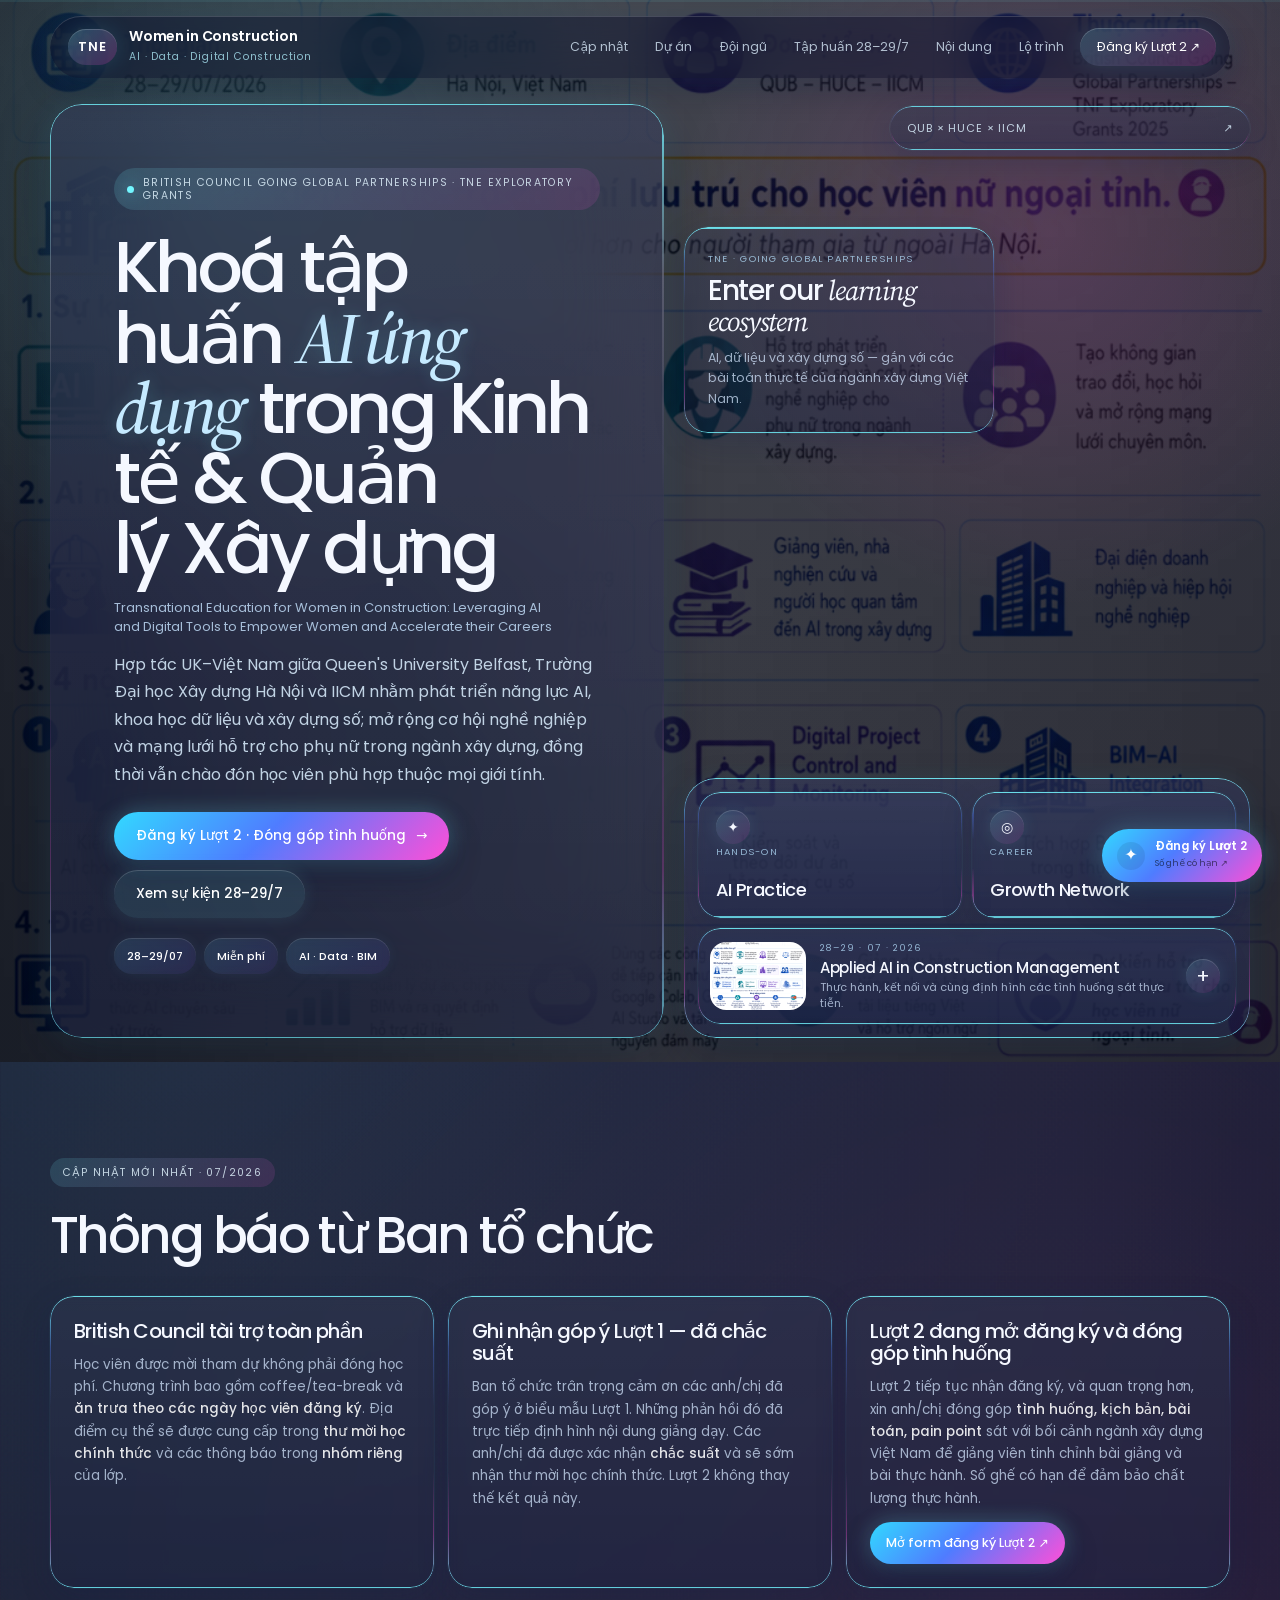
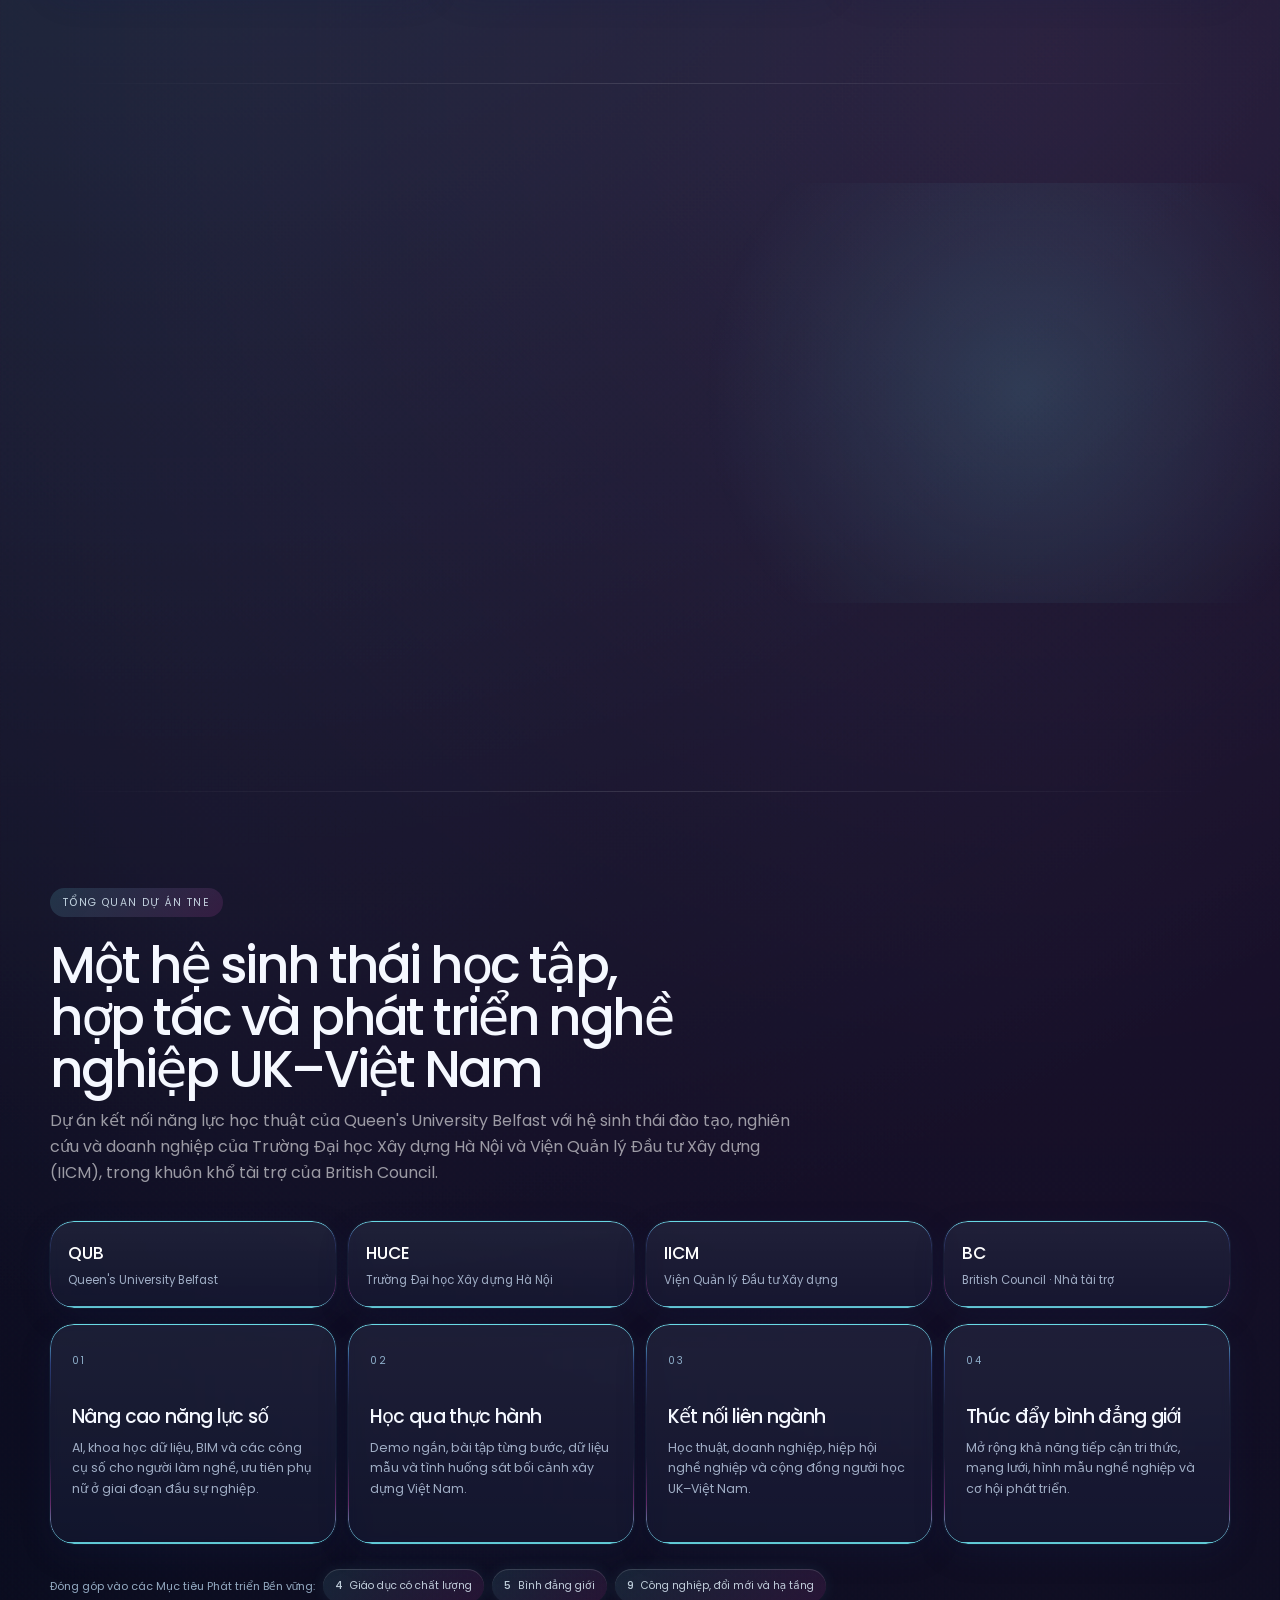
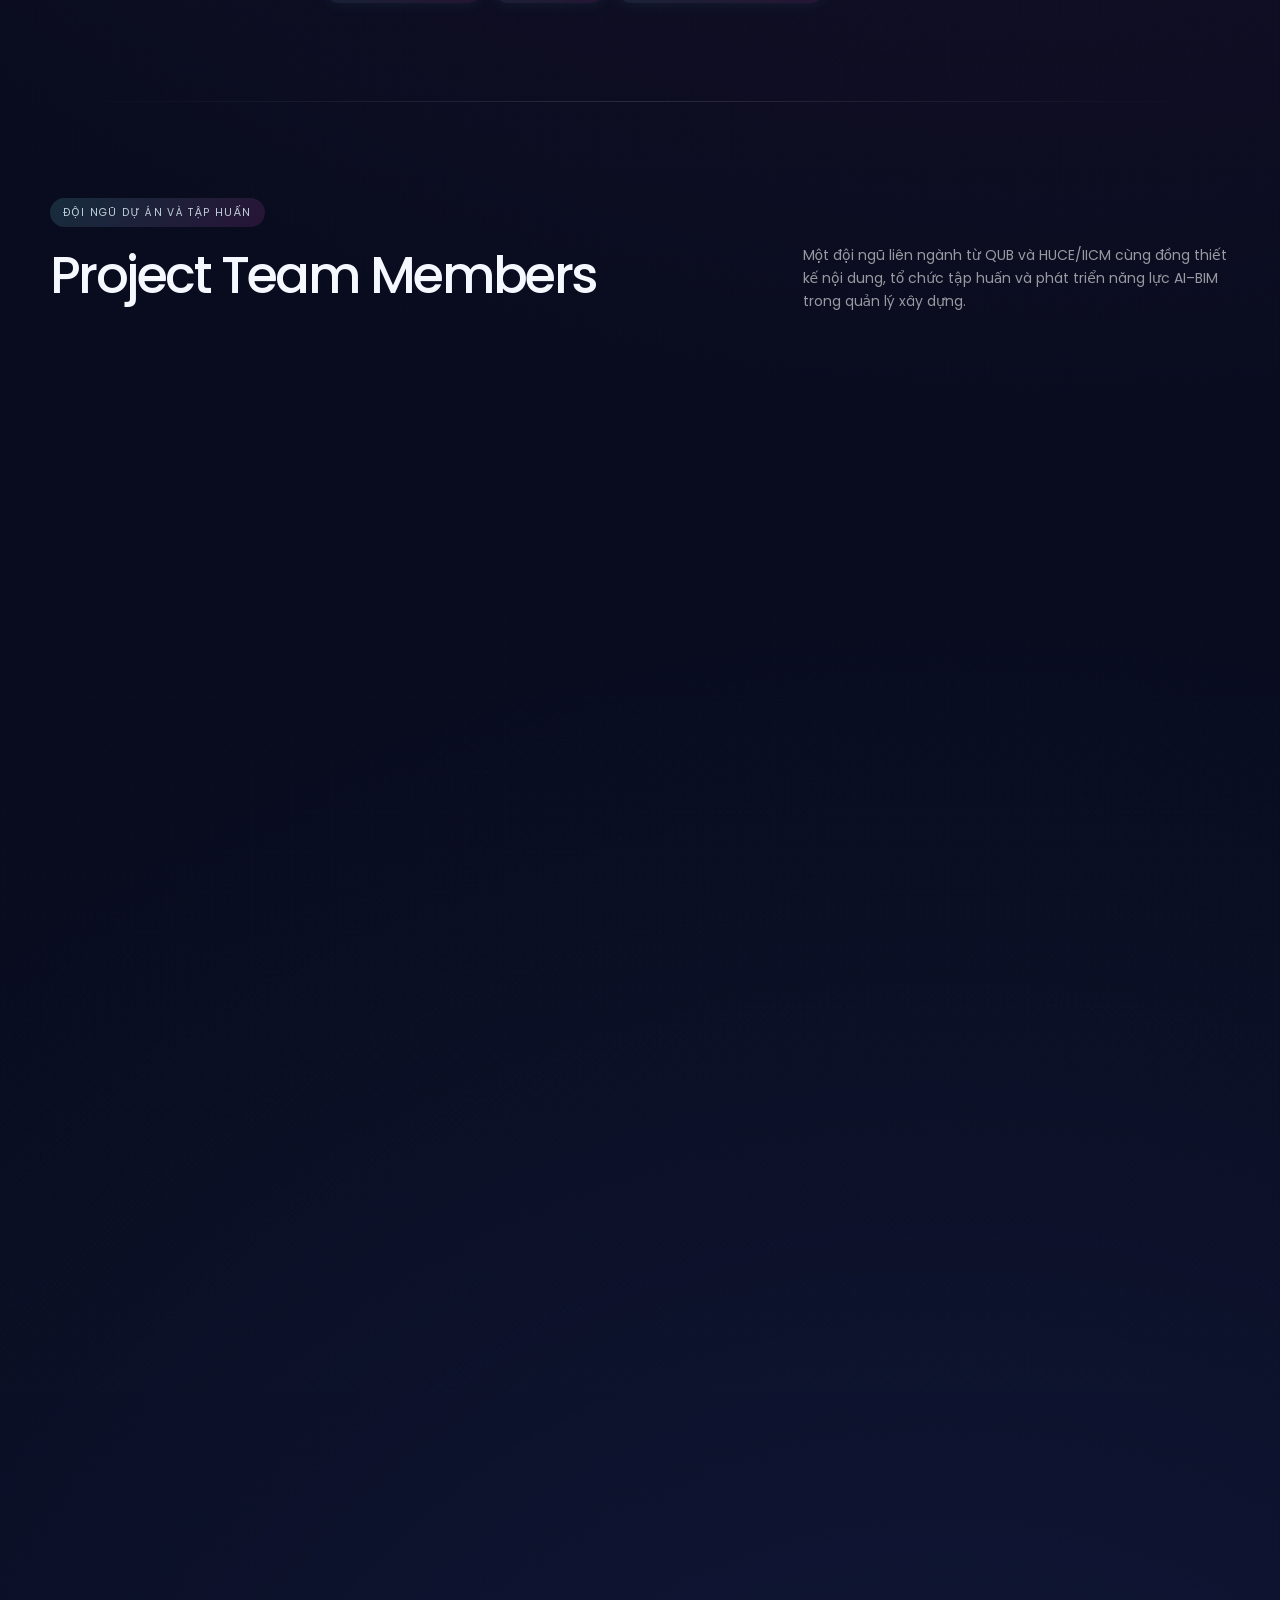
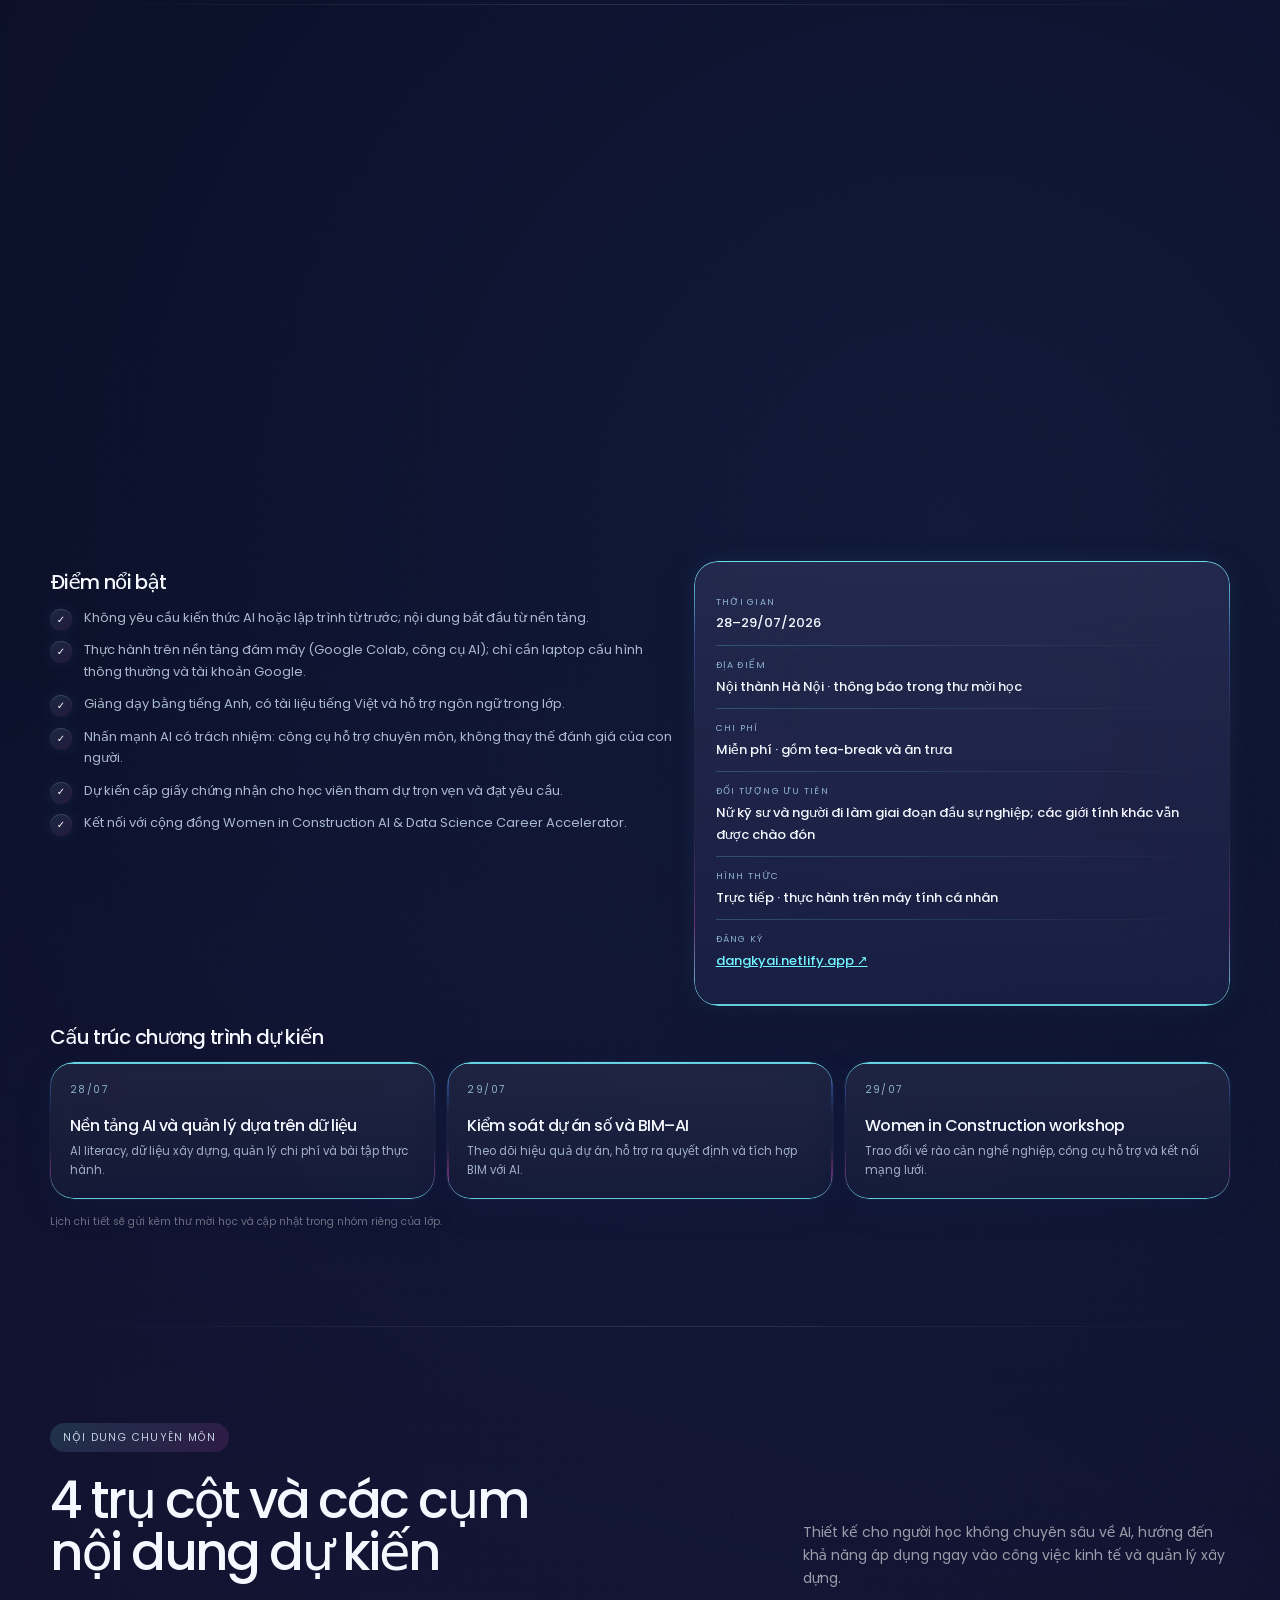
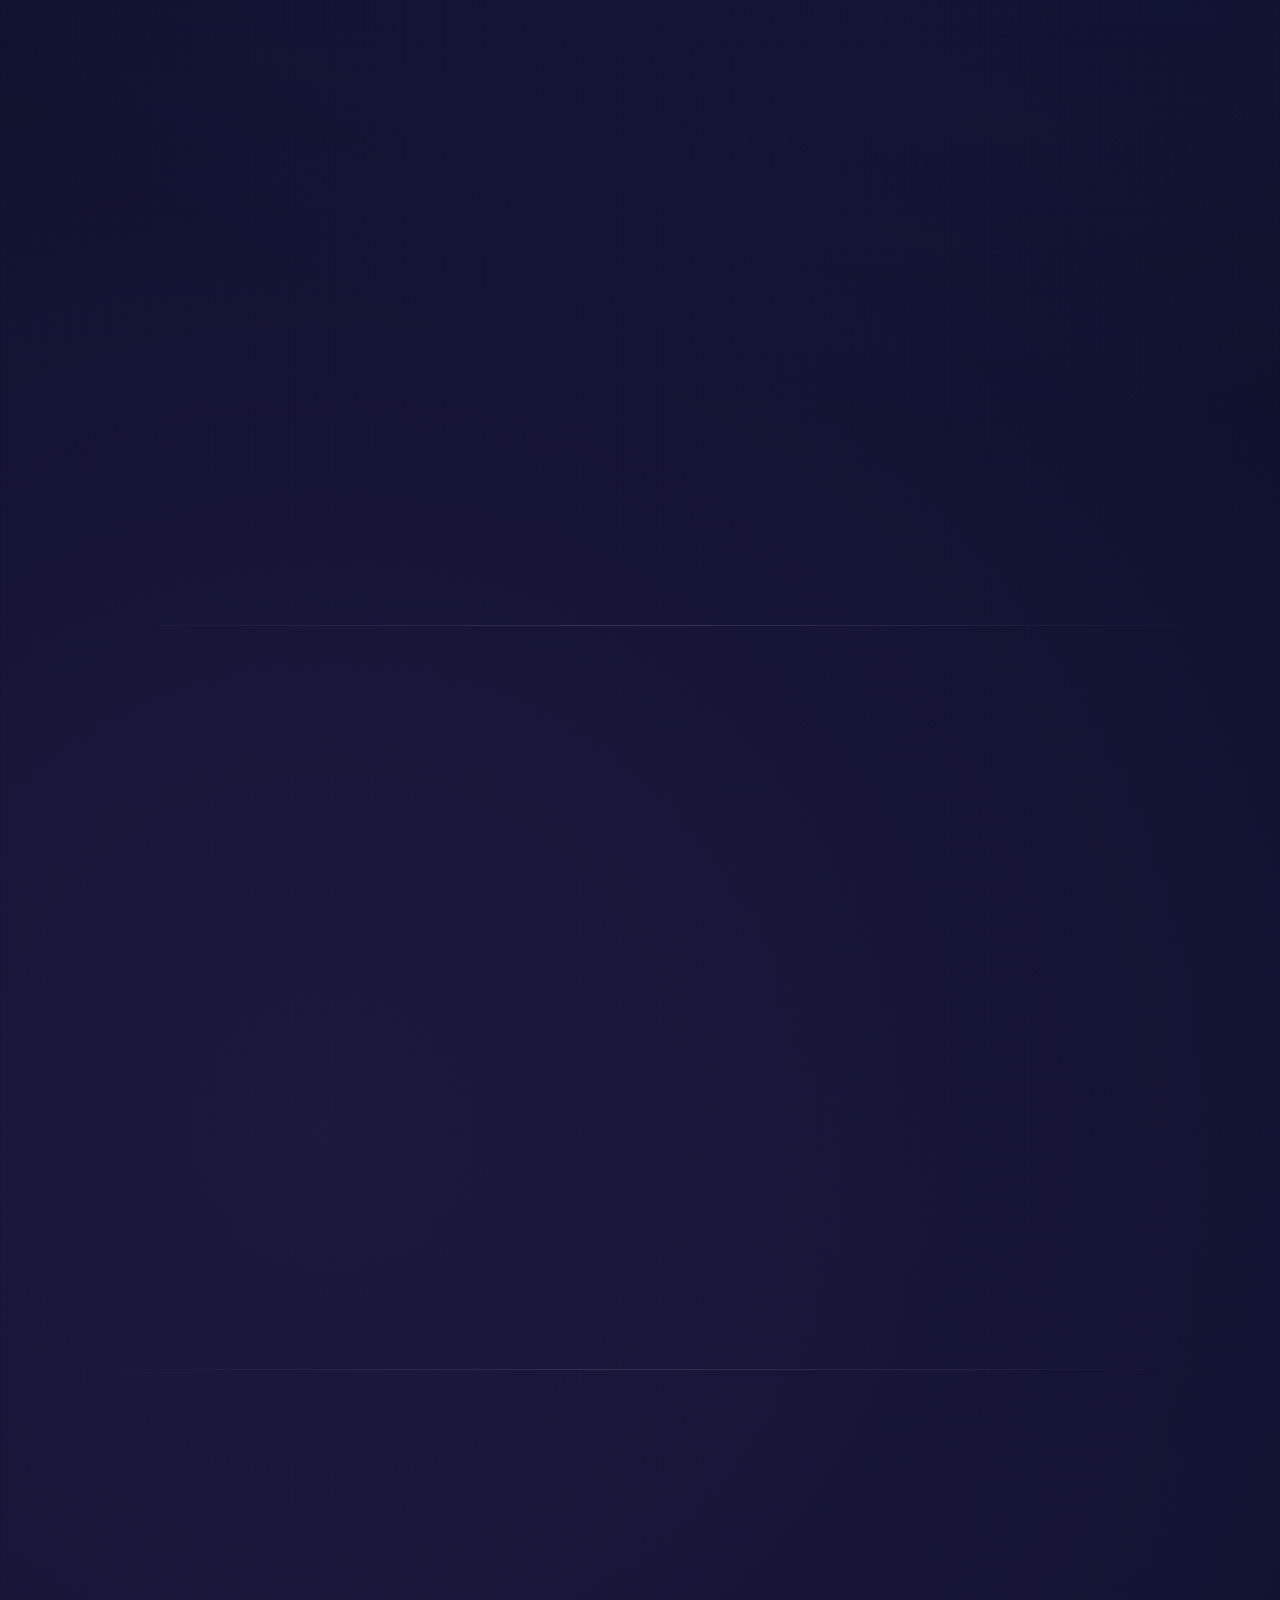
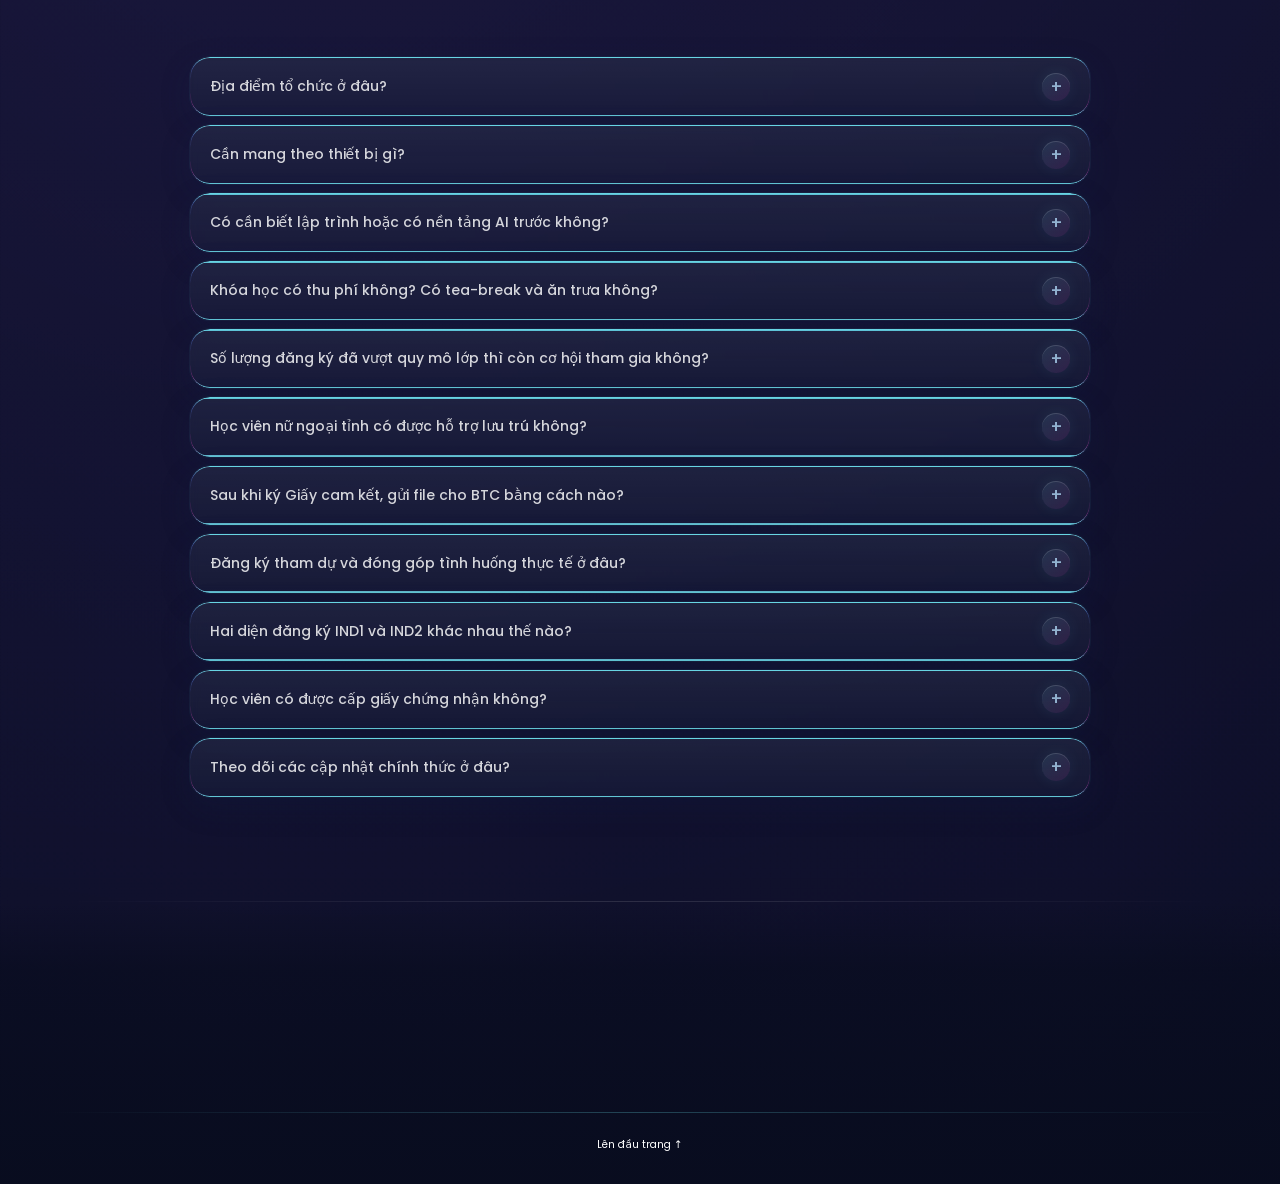
<file: tne-main/index.html>
<!DOCTYPE html>

<html lang="vi">
<head>
<meta charset="utf-8"/>
<meta content="width=device-width, initial-scale=1, viewport-fit=cover" name="viewport"/>
<meta content="#090909" name="theme-color"/>
<meta content="Dự án TNE QUB–HUCE–IICM: khoá tập huấn AI trong kinh tế và quản lý xây dựng 28–29/7/2026 tại Hà Nội, được British Council tài trợ. Đăng ký Lượt 2 đang mở." name="description"/>
<meta content="TNE, phụ nữ trong xây dựng, AI trong xây dựng, khoa học dữ liệu, BIM AI, đăng ký khoá tập huấn, QUB, HUCE, IICM, British Council, Tara Brooks, Faris Elghaish, Nguyễn Bảo Ngọc" name="keywords"/>
<meta content="website" property="og:type"/>
<meta content="vi_VN" property="og:locale"/>
<meta content="Dự án TNE | Khoá tập huấn AI trong Kinh tế và Quản lý Xây dựng 28–29/7/2026" property="og:title"/>
<meta content="British Council tài trợ toàn phần, bao gồm tea-break và ăn trưa. Đăng ký Lượt 2 đang mở. Số ghế có hạn." property="og:description"/>
<meta content="summary" name="twitter:card"/>
<title>Dự án TNE | Khoá tập huấn AI trong Kinh tế và Quản lý Xây dựng · 28–29/7/2026</title>
<link href="assets/img/favicon.svg" rel="icon" type="image/svg+xml"/>
<link href="https://fonts.googleapis.com" rel="preconnect"/>
<link crossorigin="" href="https://fonts.gstatic.com" rel="preconnect"/>
<link href="https://fonts.googleapis.com/css2?family=Poppins:ital,wght@0,300;0,400;0,500;0,600;1,400&amp;family=Source+Serif+4:ital,wght@1,400;1,500&amp;display=swap" rel="stylesheet"/>
<link href="assets/css/styles.css" rel="stylesheet"/>
<script type="application/ld+json">
  {
    "@context": "https://schema.org",
    "@type": "Event",
    "name": "Khoá tập huấn AI ứng dụng trong Kinh tế và Quản lý Xây dựng",
    "description": "Khoá tập huấn thực hành thuộc dự án Transnational Education for Women in Construction, được British Council tài trợ.",
    "startDate": "2026-07-28",
    "endDate": "2026-07-29",
    "isAccessibleForFree": true,
    "eventStatus": "https://schema.org/EventScheduled",
    "eventAttendanceMode": "https://schema.org/OfflineEventAttendanceMode",
    "location": {
      "@type": "Place",
      "name": "Hà Nội, Việt Nam",
      "address": { "@type": "PostalAddress", "addressLocality": "Hà Nội", "addressCountry": "VN" }
    },
    "organizer": [
      {"@type": "Organization", "name": "Queen's University Belfast"},
      {"@type": "CollegeOrUniversity", "name": "Trường Đại học Xây dựng Hà Nội"},
      {"@type": "Organization", "name": "Viện Quản lý Đầu tư Xây dựng (IICM)"}
    ],
    "funder": {"@type": "Organization", "name": "British Council"},
    "performer": [
      {"@type": "Person", "name": "Tara Brooks", "jobTitle": "Senior Lecturer", "affiliation": {"@type": "CollegeOrUniversity", "name": "Queen's University Belfast"}, "sameAs": "https://pure.qub.ac.uk/en/persons/tara-brooks/"},
      {"@type": "Person", "name": "Faris Elghaish", "jobTitle": "Senior Lecturer in Digital Construction", "affiliation": {"@type": "CollegeOrUniversity", "name": "Queen's University Belfast"}, "sameAs": "https://pure.qub.ac.uk/en/persons/faris-elghaish/"},
      {"@type": "Person", "name": "Nguyễn Bảo Ngọc", "jobTitle": "Vietnam Coordinator", "affiliation": {"@type": "CollegeOrUniversity", "name": "Trường Đại học Xây dựng Hà Nội"}, "sameAs": "https://hebao.netlify.app/"},
      {"@type": "Person", "name": "Nguyễn Thế Quân", "jobTitle": "Academic Advisor", "affiliation": {"@type": "CollegeOrUniversity", "name": "Trường Đại học Xây dựng Hà Nội"}, "sameAs": "https://kinhtexaydung.huce.edu.vn/pgs-ts-nguyen-the-quan-truong-nhom-chuyen-mon"}
    ],
    "offers": {
      "@type": "Offer",
      "url": "https://dangkyai.netlify.app/",
      "price": "0",
      "priceCurrency": "VND",
      "availability": "https://schema.org/LimitedAvailability"
    }
  }
  </script>
</head>
<body>
<a class="skip-link" href="#noi-dung">Bỏ qua điều hướng</a>
<div aria-hidden="true" class="backdrop"></div>
<div aria-hidden="true" class="top-progress"><span id="progressBar"></span></div>
<header class="site-header" id="top">
<div class="container nav-wrap">
<a aria-label="Trang đầu Dự án TNE" class="brand" href="#top">
<span aria-hidden="true" class="brand-mark">TNE</span>
<span class="brand-text"><strong>Women in Construction</strong><small>AI · Data · Digital Construction</small></span>
</a>
<button aria-controls="main-nav" aria-expanded="false" class="nav-toggle" type="button">
<span class="sr-only">Mở menu</span><span></span><span></span><span></span>
</button>
<nav aria-label="Điều hướng chính" class="main-nav" id="main-nav">
<a href="#cap-nhat">Cập nhật</a>
<a href="#du-an">Dự án</a>
<a href="#doi-ngu">Đội ngũ</a>
<a href="#tap-huan">Tập huấn 28–29/7</a>
<a href="#noi-dung-chuyen-mon">Nội dung</a>
<a href="#ket-qua">Lộ trình</a>
<a class="nav-register" href="https://dangkyai.netlify.app/" rel="noopener noreferrer" target="_blank">Đăng ký Lượt 2 ↗</a>
</nav>
</div>
</header>
<main id="noi-dung">
<!-- ================= HERO ================= -->
<section class="hero">
<div aria-hidden="true" class="hero-media">
<video autoplay="" class="hero-video" loop="" muted="" playsinline="" poster="assets/img/tne-ai-training-28-29-july-2026.png" preload="metadata">
<source src="https://d8j0ntlcm91z4.cloudfront.net/user_38xzZboKViGWJOttwIXH07lWA1P/hf_20260315_073750_51473149-4350-4920-ae24-c8214286f323.mp4" type="video/mp4"/>
</video>
<div class="hero-shade"></div>
</div>
<div class="container hero-grid">
<div class="hero-copy">
<p class="eyebrow"><span aria-hidden="true" class="pulse-dot"></span>British Council Going Global Partnerships · TNE Exploratory Grants</p>
<h1>Khoá tập huấn <span class="grad">AI ứng dụng</span> trong Kinh tế &amp; Quản lý Xây dựng</h1>
<p class="hero-en">Transnational Education for Women in Construction: Leveraging AI and Digital Tools to Empower Women and Accelerate their Careers</p>
<p class="lead">Hợp tác UK–Việt Nam giữa Queen's University Belfast, Trường Đại học Xây dựng Hà Nội và IICM nhằm phát triển năng lực AI, khoa học dữ liệu và xây dựng số; mở rộng cơ hội nghề nghiệp và mạng lưới hỗ trợ cho phụ nữ trong ngành xây dựng, đồng thời vẫn chào đón học viên phù hợp thuộc mọi giới tính.</p>
<div class="hero-actions">
<a class="button primary" href="https://dangkyai.netlify.app/" rel="noopener noreferrer" target="_blank">Đăng ký Lượt 2 · Đóng góp tình huống <span aria-hidden="true">→</span></a>
<a class="button secondary" href="#tap-huan">Xem sự kiện 28–29/7</a>
</div>
<ul aria-label="Thông tin nhanh" class="quick-facts">
<li><strong>28–29/07</strong><span>Tập huấn tại Hà Nội</span></li>
<li><strong>Miễn phí</strong><span>British Council tài trợ</span></li>
<li><strong>AI · Data · BIM</strong><span>Thực hành trên laptop</span></li>
</ul>
</div>
<aside aria-label="Thông tin nổi bật về chương trình" class="hero-visual">
<div class="hero-social liquid-glass">
<span>QUB × HUCE × IICM</span>
<span aria-hidden="true">↗</span>
</div>
<div class="hero-community liquid-glass">
<p class="mini-label">TNE · Going Global Partnerships</p>
<h2>Enter our <em>learning ecosystem</em></h2>
<p>AI, dữ liệu và xây dựng số — gắn với các bài toán thực tế của ngành xây dựng Việt Nam.</p>
</div>
<div class="hero-feature-stack liquid-glass-strong">
<div class="hero-feature-grid">
<article class="liquid-glass">
<span aria-hidden="true" class="icon-bubble">✦</span>
<p class="mini-label">Hands-on</p>
<h3>AI Practice</h3>
</article>
<article class="liquid-glass">
<span aria-hidden="true" class="icon-bubble">◎</span>
<p class="mini-label">Career</p>
<h3>Growth Network</h3>
</article>
</div>
<article class="hero-feature-bottom liquid-glass">
<img alt="Tóm tắt dự án TNE" height="180" loading="eager" src="assets/img/tne-project-public-summary.png" width="320"/>
<div>
<p class="mini-label">28–29 · 07 · 2026</p>
<h3>Applied AI in Construction Management</h3>
<p>Thực hành, kết nối và cùng định hình các tình huống sát thực tiễn.</p>
</div>
<span aria-hidden="true" class="plus-button">+</span>
</article>
</div>
</aside>
</div>
</section>
<!-- ================= CẬP NHẬT ================= -->
<section class="section updates" id="cap-nhat">
<div class="container">
<div class="section-heading">
<p class="eyebrow">Cập nhật mới nhất · 07/2026</p>
<h2>Thông báo từ Ban tổ chức</h2>
</div>
<div class="update-grid">
<article class="update-card gold">
<h3>British Council tài trợ toàn phần</h3>
<p>Học viên được mời tham dự không phải đóng học phí. Chương trình bao gồm coffee/tea-break và <strong>ăn trưa theo các ngày học viên đăng ký</strong>. Địa điểm cụ thể sẽ được cung cấp trong <strong>thư mời học chính thức</strong> và các thông báo trong <strong>nhóm riêng</strong> của lớp.</p>
</article>
<article class="update-card green">
<h3>Ghi nhận góp ý Lượt 1 — đã chắc suất</h3>
<p>Ban tổ chức trân trọng cảm ơn các anh/chị đã góp ý ở biểu mẫu Lượt 1. Những phản hồi đó đã trực tiếp định hình nội dung giảng dạy. Các anh/chị đã được xác nhận <strong>chắc suất</strong> và sẽ sớm nhận thư mời học chính thức. Lượt 2 không thay thế kết quả này.</p>
</article>
<article class="update-card cyan">
<h3>Lượt 2 đang mở: đăng ký và đóng góp tình huống</h3>
<p>Lượt 2 tiếp tục nhận đăng ký, và quan trọng hơn, xin anh/chị đóng góp <strong>tình huống, kịch bản, bài toán, pain point</strong> sát với bối cảnh ngành xây dựng Việt Nam để giảng viên tinh chỉnh bài giảng và bài thực hành. Số ghế có hạn để đảm bảo chất lượng thực hành.</p>
<a class="button primary small" href="https://dangkyai.netlify.app/" rel="noopener noreferrer" target="_blank">Mở form đăng ký Lượt 2 ↗</a>
</article>
</div>
</div>
</section>
<!-- ================= ĐĂNG KÝ / ĐÓNG GÓP ================= -->
<section aria-labelledby="register-title" class="section register" id="dang-ky">
<div class="container register-shell">
<div class="register-copy">
<p class="eyebrow light">Đăng ký Lượt 2 · Co-design the programme</p>
<h2 id="register-title">Đăng ký tham dự và giúp bài giảng sát với thực tiễn Việt Nam</h2>
<p class="register-lead">Giảng viên thực sự cần các tình huống thực tế từ người làm nghề: một bài toán chi phí đang khó kiểm soát, một quy trình đấu thầu mất thời gian, một bộ dữ liệu chưa khai thác được. Anh/chị có thể dán văn bản mô tả hoặc gửi link cloud tới file DOCX, PPTX, XLSX, PDF (đã ẩn thông tin nhạy cảm nếu cần) ngay trong form đăng ký.</p>
<div class="register-actions">
<a class="button register-button" href="https://dangkyai.netlify.app/" rel="noopener noreferrer" target="_blank">Đăng ký &amp; đóng góp tình huống <span aria-hidden="true">↗</span></a>
<a class="register-link" href="#noi-dung-chuyen-mon">Xem nội dung dự kiến ↓</a>
</div>
<p class="register-meta"><strong>dangkyai.netlify.app</strong><span>Form đăng ký chính thức Lượt 2</span><span>Có xác nhận qua email</span></p>
</div>
<aside aria-label="Những gì anh chị có thể đóng góp" class="register-panel">
<p class="register-panel-label">Anh/chị có thể đóng góp</p>
<ul>
<li><span>01</span><div><strong>Tình huống công việc thực tế</strong><small>Bối cảnh dự án, dữ liệu sẵn có, vướng mắc hiện tại</small></div></li>
<li><span>02</span><div><strong>Kịch bản nghiệp vụ cần AI hỗ trợ</strong><small>Tiến độ, chi phí, đấu thầu, hợp đồng, BIM hoặc dữ liệu</small></div></li>
<li><span>03</span><div><strong>Pain point khó ra quyết định</strong><small>Việc đang gây mất thời gian hoặc khó kiểm soát</small></div></li>
<li><span>04</span><div><strong>File minh hoạ qua link cloud</strong><small>DOCX / PPTX / XLSX / PDF, ẩn thông tin nhạy cảm nếu cần</small></div></li>
</ul>
</aside>
</div>
</section>
<!-- ================= DỰ ÁN ================= -->
<section class="section project" id="du-an">
<div class="container">
<div class="section-heading">
<p class="eyebrow">Tổng quan dự án TNE</p>
<h2>Một hệ sinh thái học tập, hợp tác và phát triển nghề nghiệp UK–Việt Nam</h2>
<p>Dự án kết nối năng lực học thuật của Queen's University Belfast với hệ sinh thái đào tạo, nghiên cứu và doanh nghiệp của Trường Đại học Xây dựng Hà Nội và Viện Quản lý Đầu tư Xây dựng (IICM), trong khuôn khổ tài trợ của British Council.</p>
</div>
<div aria-label="Các đối tác" class="partner-strip">
<div><span>QUB</span><p>Queen's University Belfast</p></div>
<div><span>HUCE</span><p>Trường Đại học Xây dựng Hà Nội</p></div>
<div><span>IICM</span><p>Viện Quản lý Đầu tư Xây dựng</p></div>
<div><span>BC</span><p>British Council · Nhà tài trợ</p></div>
</div>
<div class="feature-grid">
<article class="feature-card"><span class="card-number">01</span><h3>Nâng cao năng lực số</h3><p>AI, khoa học dữ liệu, BIM và các công cụ số cho người làm nghề, ưu tiên phụ nữ ở giai đoạn đầu sự nghiệp.</p></article>
<article class="feature-card"><span class="card-number">02</span><h3>Học qua thực hành</h3><p>Demo ngắn, bài tập từng bước, dữ liệu mẫu và tình huống sát bối cảnh xây dựng Việt Nam.</p></article>
<article class="feature-card"><span class="card-number">03</span><h3>Kết nối liên ngành</h3><p>Học thuật, doanh nghiệp, hiệp hội nghề nghiệp và cộng đồng người học UK–Việt Nam.</p></article>
<article class="feature-card"><span class="card-number">04</span><h3>Thúc đẩy bình đẳng giới</h3><p>Mở rộng khả năng tiếp cận tri thức, mạng lưới, hình mẫu nghề nghiệp và cơ hội phát triển.</p></article>
</div>
<div aria-label="Các mục tiêu phát triển bền vững" class="sdg-row">
<p>Đóng góp vào các Mục tiêu Phát triển Bền vững:</p>
<span class="sdg sdg4"><b>4</b> Giáo dục có chất lượng</span>
<span class="sdg sdg5"><b>5</b> Bình đẳng giới</span>
<span class="sdg sdg9"><b>9</b> Công nghiệp, đổi mới và hạ tầng</span>
</div>
</div>
</section>
<!-- ================= ĐỘI NGŨ ================= -->
<section class="section team" id="doi-ngu">
<div class="container">
<div class="section-heading split-heading team-heading">
<div>
<p class="eyebrow">Đội ngũ dự án và tập huấn</p>
<h2>Project Team Members</h2>
</div>
<p>Một đội ngũ liên ngành từ QUB và HUCE/IICM cùng đồng thiết kế nội dung, tổ chức tập huấn và phát triển năng lực AI–BIM trong quản lý xây dựng.</p>
</div>
<div aria-label="Các thành viên dự án UK–Việt Nam" class="team-showcase">
<div class="team-group-title"><span>QUB / UK</span></div>
<div class="team-grid team-grid-featured">
<article class="team-card team-card-featured highlight">
<img alt="Ảnh chân dung TS Tara Brooks" class="team-photo" decoding="async" height="480" loading="lazy" src="assets/img/team/tara-brooks.jpg" width="384"/>
<div class="team-info">
<p class="team-role">Project Lead · Lead Trainer</p>
<h3>TS Tara Brooks</h3>
<p class="team-affiliation">Senior Lecturer · School of Natural and Built Environment · Queen's University Belfast</p>
<ul aria-label="Lĩnh vực liên quan của Tara Brooks" class="tag-list"><li>Construction Management</li><li>BIM</li><li>TNE</li></ul>
<a class="profile-link" href="https://pure.qub.ac.uk/en/persons/tara-brooks/" rel="noopener noreferrer" target="_blank">QUB profile <span aria-hidden="true">↗</span></a>
</div>
</article>
<article class="team-card team-card-featured highlight">
<img alt="Ảnh chân dung TS Faris Elghaish" class="team-photo" decoding="async" height="480" loading="lazy" src="assets/img/team/faris-elghaish.jpg" width="384"/>
<div class="team-info">
<p class="team-role">Lead Trainer · Digital Construction</p>
<h3>TS Faris Elghaish</h3>
<p class="team-affiliation">Senior Lecturer in Digital Construction · Queen's University Belfast</p>
<ul aria-label="Lĩnh vực liên quan của Faris Elghaish" class="tag-list"><li>Applied AI</li><li>Digital Twins</li><li>BIM Delivery</li></ul>
<a class="profile-link" href="https://pure.qub.ac.uk/en/persons/faris-elghaish/" rel="noopener noreferrer" target="_blank">QUB profile <span aria-hidden="true">↗</span></a>
</div>
</article>
</div>
<div class="team-group-title"><span>HUCE / IICM</span></div>
<div class="team-grid team-grid-compact">
<article class="team-card">
<img alt="Ảnh chân dung TS Nguyễn Bảo Ngọc" class="team-photo" decoding="async" height="480" loading="lazy" src="assets/img/team/bao-ngoc.jpg" width="384"/>
<div class="team-info">
<p class="team-role">Vietnam Coordinator</p>
<h3>TS Nguyễn Bảo Ngọc</h3>
<p class="team-affiliation">IICM Research &amp; Innovation Lead · Giảng viên HUCE</p>
<ul class="tag-list"><li>Project Management</li><li>Social Network Analysis</li><li>Construction Transformation</li></ul>
<div class="profile-links">
<a class="profile-link" href="https://hebao.netlify.app/" rel="noopener noreferrer" target="_blank">Web-based profile <span aria-hidden="true">↗</span></a>
<a class="profile-link secondary-profile" href="https://kinhtexaydung.huce.edu.vn/ts-nguyen-bao-ngoc" rel="noopener noreferrer" target="_blank">HUCE profile <span aria-hidden="true">↗</span></a>
</div>
</div>
</article>
<article class="team-card">
<img alt="Ảnh chân dung PGS.TS Nguyễn Thế Quân" class="team-photo" decoding="async" height="480" loading="lazy" src="assets/img/team/the-quan.jpg" width="384"/>
<div class="team-info">
<p class="team-role">Academic Advisor</p>
<h3>PGS.TS Nguyễn Thế Quân</h3>
<p class="team-affiliation">Viện trưởng IICM · Giảng viên cao cấp HUCE</p>
<ul class="tag-list"><li>Project Management</li><li>BIM</li><li>Construction Digitalisation</li></ul>
<a class="profile-link" href="https://kinhtexaydung.huce.edu.vn/pgs-ts-nguyen-the-quan-truong-nhom-chuyen-mon" rel="noopener noreferrer" target="_blank">HUCE profile <span aria-hidden="true">↗</span></a>
</div>
</article>
<article class="team-card">
<img alt="Ảnh chân dung TS Nguyễn Thị Thuý" class="team-photo" decoding="async" height="480" loading="lazy" src="assets/img/team/thi-thuy.jpg" width="384"/>
<div class="team-info">
<p class="team-role">Operations Support</p>
<h3>TS Nguyễn Thị Thuý</h3>
<p class="team-affiliation">Trường Đại học Xây dựng Hà Nội</p>
<ul class="tag-list"><li>Operations</li><li>Logistics</li><li>Risk</li></ul>
</div>
</article>
<article class="team-card">
<img alt="Ảnh chân dung TS Vũ Thị Kim Dung" class="team-photo" decoding="async" height="480" loading="lazy" src="assets/img/team/kim-dung.jpg" width="384"/>
<div class="team-info">
<p class="team-role">Content &amp; Translation</p>
<h3>TS Vũ Thị Kim Dung</h3>
<p class="team-affiliation">Trường Đại học Xây dựng Hà Nội</p>
<ul class="tag-list"><li>Content</li><li>Translation</li><li>Stakeholders</li></ul>
</div>
</article>
<article class="team-card">
<img alt="Ảnh chân dung TS Đào Thuỳ Ninh" class="team-photo" decoding="async" height="480" loading="lazy" src="assets/img/team/thuy-ninh.jpg" width="384"/>
<div class="team-info">
<p class="team-role">Research · BIM &amp; Legal</p>
<h3>TS Đào Thuỳ Ninh</h3>
<p class="team-affiliation">Trường Đại học Xây dựng Hà Nội</p>
<ul class="tag-list"><li>Research</li><li>BIM</li><li>Legal</li></ul>
</div>
</article>
</div>
<aside aria-label="Lời tri ân đội ngũ hỗ trợ tổ chức" class="team-gratitude liquid-glass-strong">
<div aria-hidden="true" class="gratitude-mark">♥</div>
<div>
<p class="eyebrow">With gratitude</p>
<h3>Và rất nhiều bạn trẻ cùng góp sức cho công tác tổ chức</h3>
<p>Ban tổ chức trân trọng ghi nhận sự đồng hành, nhiệt tình và những đóng góp thầm lặng của:</p>
<ul class="gratitude-names">
<li>Bùi Vũ Minh Thu</li><li>Nguyễn Tuấn Phong</li><li>Đỗ Nhật Anh</li>
<li>Nguyễn Thế Duy Hưng</li><li>Trần Vũ Hồng Nhật</li><li>Nguyễn Thị Ngọc</li>
<li>Nhữ Lê Phương Thảo</li><li>Đặng Ngọc Khánh</li><li>Lê Thị Hằng Nga</li>
<li>Lê Thành Nam</li><li>Nguyễn Tuấn Kiệt</li><li>Đỗ Phương Nga</li>
</ul>
</div>
</aside>
</div>
</div>
</section>
<!-- ================= SỰ KIỆN ================= -->
<section class="section event" id="tap-huan">
<div class="container event-shell">
<div class="event-top">
<div>
<p class="eyebrow light">Sự kiện sắp tới · Upcoming event</p>
<h2>Khoá tập huấn thực hành AI và công cụ số</h2>
<p class="event-en">Applied AI in Construction Management: Practical Use Cases and Digital Innovation</p>
</div>
<div class="date-card"><span>28–29</span><strong>Tháng 7 · 2026</strong><small>Hà Nội, Việt Nam</small></div>
</div>
<div class="support-banner">
<div aria-hidden="true" class="support-icon">✦</div>
<div>
<p class="support-label">Miễn phí · British Council tài trợ</p>
<h3>Tài trợ toàn phần, bao gồm coffee/tea-break và ăn trưa theo ngày đăng ký; dự kiến hỗ trợ chi phí lưu trú cho học viên nữ ngoại tỉnh</h3>
<p>Địa điểm cụ thể, điều kiện hỗ trợ lưu trú và các hướng dẫn hậu cần sẽ được nêu rõ trong thư mời học chính thức và nhóm riêng của lớp.</p>
</div>
</div>
<div class="event-grid">
<div class="event-main">
<h3>Điểm nổi bật</h3>
<ul class="check-list">
<li>Không yêu cầu kiến thức AI hoặc lập trình từ trước; nội dung bắt đầu từ nền tảng.</li>
<li>Thực hành trên nền tảng đám mây (Google Colab, công cụ AI); chỉ cần laptop cấu hình thông thường và tài khoản Google.</li>
<li>Giảng dạy bằng tiếng Anh, có tài liệu tiếng Việt và hỗ trợ ngôn ngữ trong lớp.</li>
<li>Nhấn mạnh AI có trách nhiệm: công cụ hỗ trợ chuyên môn, không thay thế đánh giá của con người.</li>
<li>Dự kiến cấp giấy chứng nhận cho học viên tham dự trọn vẹn và đạt yêu cầu.</li>
<li>Kết nối với cộng đồng Women in Construction AI &amp; Data Science Career Accelerator.</li>
</ul>
</div>
<aside aria-label="Thông tin sự kiện" class="event-side">
<div><span>Thời gian</span><strong>28–29/07/2026</strong></div>
<div><span>Địa điểm</span><strong>Nội thành Hà Nội · thông báo trong thư mời học</strong></div>
<div><span>Chi phí</span><strong>Miễn phí · gồm tea-break và ăn trưa</strong></div>
<div><span>Đối tượng ưu tiên</span><strong>Nữ kỹ sư và người đi làm giai đoạn đầu sự nghiệp; các giới tính khác vẫn được chào đón</strong></div>
<div><span>Hình thức</span><strong>Trực tiếp · thực hành trên máy tính cá nhân</strong></div>
<div><span>Đăng ký</span><strong><a href="https://dangkyai.netlify.app/" rel="noopener noreferrer" target="_blank">dangkyai.netlify.app ↗</a></strong></div>
</aside>
</div>
<div class="schedule">
<h3>Cấu trúc chương trình dự kiến</h3>
<div class="schedule-grid">
<article><p class="schedule-date">28/07</p><h4>Nền tảng AI và quản lý dựa trên dữ liệu</h4><p>AI literacy, dữ liệu xây dựng, quản lý chi phí và bài tập thực hành.</p></article>
<article><p class="schedule-date">29/07</p><h4>Kiểm soát dự án số và BIM–AI</h4><p>Theo dõi hiệu quả dự án, hỗ trợ ra quyết định và tích hợp BIM với AI.</p></article>
<article><p class="schedule-date">29/07</p><h4>Women in Construction workshop</h4><p>Trao đổi về rào cản nghề nghiệp, công cụ hỗ trợ và kết nối mạng lưới.</p></article>
</div>
<p class="fine-print">Lịch chi tiết sẽ gửi kèm thư mời học và cập nhật trong nhóm riêng của lớp.</p>
</div>
</div>
</section>
<!-- ================= NỘI DUNG CHUYÊN MÔN ================= -->
<section class="section modules" id="noi-dung-chuyen-mon">
<div class="container">
<div class="section-heading split-heading">
<div><p class="eyebrow">Nội dung chuyên môn</p><h2>4 trụ cột và các cụm nội dung dự kiến</h2></div>
<p>Thiết kế cho người học không chuyên sâu về AI, hướng đến khả năng áp dụng ngay vào công việc kinh tế và quản lý xây dựng.</p>
</div>
<div class="module-grid">
<article class="module-card"><span>01</span><div class="module-icon">AI</div><h3>AI Literacy in Construction Management</h3><p>Hiểu AI vượt ra ngoài công cụ tạo sinh; nhận diện bài toán phù hợp, giới hạn, rủi ro và cách kiểm chứng đầu ra.</p></article>
<article class="module-card"><span>02</span><div class="module-icon">£</div><h3>Data-Driven Cost Management</h3><p>Ước tính chi phí, lập ngân sách giai đoạn sớm, lựa chọn vật liệu và kỹ thuật giá trị dựa trên dữ liệu.</p></article>
<article class="module-card"><span>03</span><div class="module-icon">↗</div><h3>Digital Project Control &amp; Monitoring</h3><p>Phân tích tiến độ, hiệu quả dự án, EVM và các chỉ báo hỗ trợ theo dõi, cảnh báo sớm và ra quyết định.</p></article>
<article class="module-card"><span>04</span><div class="module-icon">BIM</div><h3>BIM–AI Integration</h3><p>Kết nối mô hình, dữ liệu và AI cho khởi tạo dự án, lập kế hoạch ban đầu và truy xuất thông tin.</p></article>
</div>
<details class="topics-detail">
<summary>Xem toàn bộ các cụm nội dung dự kiến của khoá tập huấn</summary>
<ul class="topics-list">
<li>Nền tảng AI cho quản lý dự án xây dựng</li>
<li>AI, machine learning và mô hình ngôn ngữ lớn trong bối cảnh xây dựng</li>
<li>Prompt engineering cho quản lý tiến độ, chi phí, thiết kế, đấu thầu và kiểm soát dự án</li>
<li>BIM, IFC, Revit và khai thác dữ liệu mô hình bằng AI</li>
<li>AI hỗ trợ lập EIR/OIR/AIR và quản lý thông tin BIM theo định hướng ISO 19650</li>
<li>BIM + AI cho bóc tách khối lượng và lập tiến độ sơ bộ</li>
<li>AI cho đấu thầu, mua sắm và đánh giá nhà thầu</li>
<li>Machine learning cho dự báo chi phí, vật tư, thời lượng và EVM</li>
<li>Value engineering và lựa chọn vật liệu có hỗ trợ AI</li>
<li>Digital twin, IoT và AI cho giám sát nguồn lực</li>
<li>AI cho close-out, bàn giao, defect/snagging và hồ sơ vận hành</li>
<li>Sử dụng AI có trách nhiệm: bảo mật dữ liệu, kiểm chứng đầu ra và vai trò chuyên môn của con người</li>
</ul>
</details>
<div class="modules-cta">
<div>
<p class="eyebrow">Đồng thiết kế cùng cộng đồng</p>
<h3>Cấu trúc trên là dự kiến. Tình huống thực tế anh/chị gửi qua form Lượt 2 sẽ trực tiếp định hình ví dụ, dữ liệu mẫu và mức độ thực hành.</h3>
</div>
<a class="button primary" href="https://dangkyai.netlify.app/" rel="noopener noreferrer" target="_blank">Gửi tình huống qua form Lượt 2 <span aria-hidden="true">↗</span></a>
</div>
</div>
</section>
<!-- ================= LỘ TRÌNH ================= -->
<section class="section journey" id="ket-qua">
<div class="container">
<div class="section-heading"><p class="eyebrow">Từ hoạt động đến tác động</p><h2>Lộ trình dự án và kết quả công khai</h2></div>
<ol class="timeline">
<li><span>02–03/2026</span><h3>Mapping chương trình</h3><p>Rà soát và xác định cơ hội tích hợp AI, dữ liệu và xây dựng số vào đào tạo.</p></li>
<li><span>03–05/2026</span><h3>Đồng thiết kế &amp; kiểm chứng với doanh nghiệp</h3><p>Phát triển khoá học ngắn, bộ học liệu và tham vấn doanh nghiệp, hiệp hội nghề nghiệp.</p></li>
<li class="current"><span>07/2026</span><h3>Tập huấn tại Hà Nội · 28–29/07</h3><p>Trình diễn và thực hành các mô-đun AI, dữ liệu, kiểm soát dự án số và BIM–AI. Kèm workshop Women in Construction.</p></li>
<li><span>09/2026</span><h3>UK–Vietnam Showcase</h3><p>Chia sẻ kết quả, kết nối đối tác và mở rộng hợp tác tại Queen's University Belfast.</p></li>
<li><span>2026–2027</span><h3>Duy trì và lan toả</h3><p>Tích hợp nội dung vào chương trình đào tạo HUCE; duy trì mạng lưới Career Accelerator.</p></li>
</ol>
<div class="outcomes">
<article><h3>Khung tích hợp chương trình</h3><p>Định hướng đưa AI và khoa học dữ liệu vào đào tạo xây dựng.</p></article>
<article><h3>Khoá học và học liệu</h3><p>Đề cương, slide, case study, dữ liệu mẫu và công cụ đánh giá.</p></article>
<article><h3>Mạng lưới nghề nghiệp</h3><p>Women in Construction AI &amp; Data Science Career Accelerator Forum.</p></article>
<article><h3>Nghiên cứu và chia sẻ</h3><p>Công bố học thuật, hướng dẫn bình đẳng giới và hợp tác tiếp nối.</p></article>
</div>
</div>
</section>
<!-- ================= FAQ ================= -->
<section class="section faq" id="faq">
<div class="container narrow">
<div class="section-heading"><p class="eyebrow">Thông tin cần biết</p><h2>Câu hỏi thường gặp</h2></div>








<details><summary>Thời gian tổ chức khóa tập huấn?</summary><p>Khóa tập huấn diễn ra trong hai ngày Thứ Ba – Thứ Tư, ngày 28–29/7/2026.</p></details><details><summary>Địa điểm tổ chức ở đâu?</summary><p>Khóa học được tổ chức tại một hội trường chuyên nghiệp ở phường Kim Liên, Hà Nội. Địa chỉ cụ thể sẽ được gửi tới các học viên được xác nhận tham dự.</p></details><details><summary>Cần mang theo thiết bị gì?</summary><p>Anh/chị vui lòng mang theo laptop, bộ sạc và điện thoại thông minh. BTC khuyến nghị chuẩn bị thêm tai nghe cá nhân; nếu sử dụng giải pháp hỗ trợ chuyển ngữ trên điện thoại, tai nghe sẽ giúp theo dõi nội dung thuận tiện hơn. Chuyên gia Việt Nam sẽ luôn đồng hành, hỗ trợ ngôn ngữ và giải đáp trực tiếp trong suốt khóa tập huấn.</p></details><details><summary>Có cần biết lập trình hoặc có nền tảng AI trước không?</summary><p>Không. Khóa học được thiết kế theo hướng cầm tay thực hành, đi từ nền tảng đến ứng dụng trong công việc; không yêu cầu học viên biết lập trình hay có nền tảng AI từ trước.</p></details><details><summary>Khóa học có thu phí không? Có tea-break và ăn trưa không?</summary><p>Khóa học được British Council tài trợ, bao gồm tea-break và ăn trưa cho học viên tham dự.</p></details><details><summary>Số lượng đăng ký đã vượt quy mô lớp thì còn cơ hội tham gia không?</summary><p>Hiện số lượng đăng ký đã vượt quy mô lớp dự kiến. Tuy nhiên, BTC vẫn đặc biệt chào đón các học viên nữ, nhất là người đến từ các tỉnh/thành ngoài Hà Nội, bởi đây là nhóm đối tượng ưu tiên hàng đầu trong mục tiêu của dự án nhằm nâng cao năng lực và mở rộng cơ hội nghề nghiệp cho phụ nữ trong lĩnh vực xây dựng.</p></details><details><summary>Học viên nữ ngoại tỉnh có được hỗ trợ lưu trú không?</summary><p>Dự án có chính sách hỗ trợ một phần chi phí lưu trú cho các học viên nữ đến từ tỉnh/thành ngoài Hà Nội, nhằm tạo điều kiện thuận lợi hơn cho việc tham gia khóa tập huấn. Phạm vi và mức hỗ trợ cụ thể sẽ được BTC xác nhận với các học viên đủ điều kiện.</p></details><details><summary>Sau khi ký Giấy cam kết, gửi file cho BTC bằng cách nào?</summary><p>Cách nhanh nhất: tải file lên Google Drive → chuột phải chọn Share → chọn “Anyone with the link – Viewer” → copy link và dán vào ô “Góp ý / Lời nhắn gửi BTC” trong form. Cách này giúp BTC kiểm tra hồ sơ thuận tiện hơn.</p></details><details><summary>Đăng ký tham dự và đóng góp tình huống thực tế ở đâu?</summary><p>Form đăng ký Lượt 2 đang mở tại <a href="https://dangkyai.netlify.app/" rel="noopener noreferrer" target="_blank">dangkyai.netlify.app</a>. Anh/chị cũng có thể gửi các tình huống, bài toán hoặc pain point thực tế để giảng viên tham khảo và tinh chỉnh nội dung thực hành. Việc gửi form chưa tự động đồng nghĩa với xác nhận suất học; BTC sẽ liên hệ qua email đăng ký.</p></details><details><summary>Hai diện đăng ký IND1 và IND2 khác nhau thế nào?</summary><p>IND1 dành cho cá nhân có cam kết tham gia kèm xác nhận của cơ quan hoặc doanh nghiệp; đây là diện BTC khuyến khích và ưu tiên. IND2 dành cho cá nhân tự đăng ký và tự quản lý cam kết tham dự theo cơ chế được nêu trong form.</p></details><details><summary>Học viên có được cấp giấy chứng nhận không?</summary><p>Dự kiến có cấp giấy chứng nhận cho học viên tham dự trọn vẹn chương trình và đáp ứng các yêu cầu của khóa tập huấn. Điều kiện cụ thể sẽ được thông báo tới học viên được xác nhận tham dự.</p></details><details><summary>Theo dõi các cập nhật chính thức ở đâu?</summary><p>BTC sẽ tiếp tục cập nhật các thông tin quan trọng trong thời gian tới. Anh/chị vui lòng theo dõi Fanpage và email đã dùng để đăng ký để không bỏ lỡ các thông báo mới nhất; các kênh khác, nếu có, chỉ mang tính bổ trợ.</p></details></div>
</section>
</main>
<a aria-label="Mở form đăng ký Lượt 2 khoá tập huấn AI" class="floating-register" href="https://dangkyai.netlify.app/" rel="noopener noreferrer" target="_blank">
<span aria-hidden="true" class="floating-register-icon">✦</span>
<span><strong>Đăng ký Lượt 2</strong><small>Số ghế có hạn ↗</small></span>
</a>
<footer class="site-footer">
<div class="container footer-grid">
<div>
<div class="footer-brand">TNE · Women in Construction</div>
<p>Thông tin công khai về hợp tác QUB–HUCE–IICM trong AI, khoa học dữ liệu và xây dựng số, do British Council tài trợ.</p>
</div>
<div>
<h2>Đầu mối phía Việt Nam</h2>
<p>Viện Quản lý Đầu tư Xây dựng (IICM)<br/>Trường Đại học Xây dựng Hà Nội</p>
<p><a href="mailto:iicm@huce.edu.vn">iicm@huce.edu.vn</a> · <a href="https://iicm.com.vn/" rel="noopener" target="_blank">iicm.com.vn</a></p>
<p><a href="https://www.facebook.com/iicm.nuce/" rel="noopener noreferrer" target="_blank">Facebook page của IICM ↗</a></p>
</div>
<div>
<h2>Đăng ký &amp; cập nhật</h2>
<p><a href="https://dangkyai.netlify.app/" rel="noopener noreferrer" target="_blank">Form đăng ký Lượt 2 ↗</a></p>
<p><a href="#cap-nhat">Cập nhật mới nhất</a> · <a href="#faq">Câu hỏi thường gặp</a></p>
</div>
</div>
<div class="container footer-bottom"><a href="#top">Lên đầu trang ↑</a></div>
</footer>
<script src="assets/js/main.js"></script>
</body>
</html>
</file>
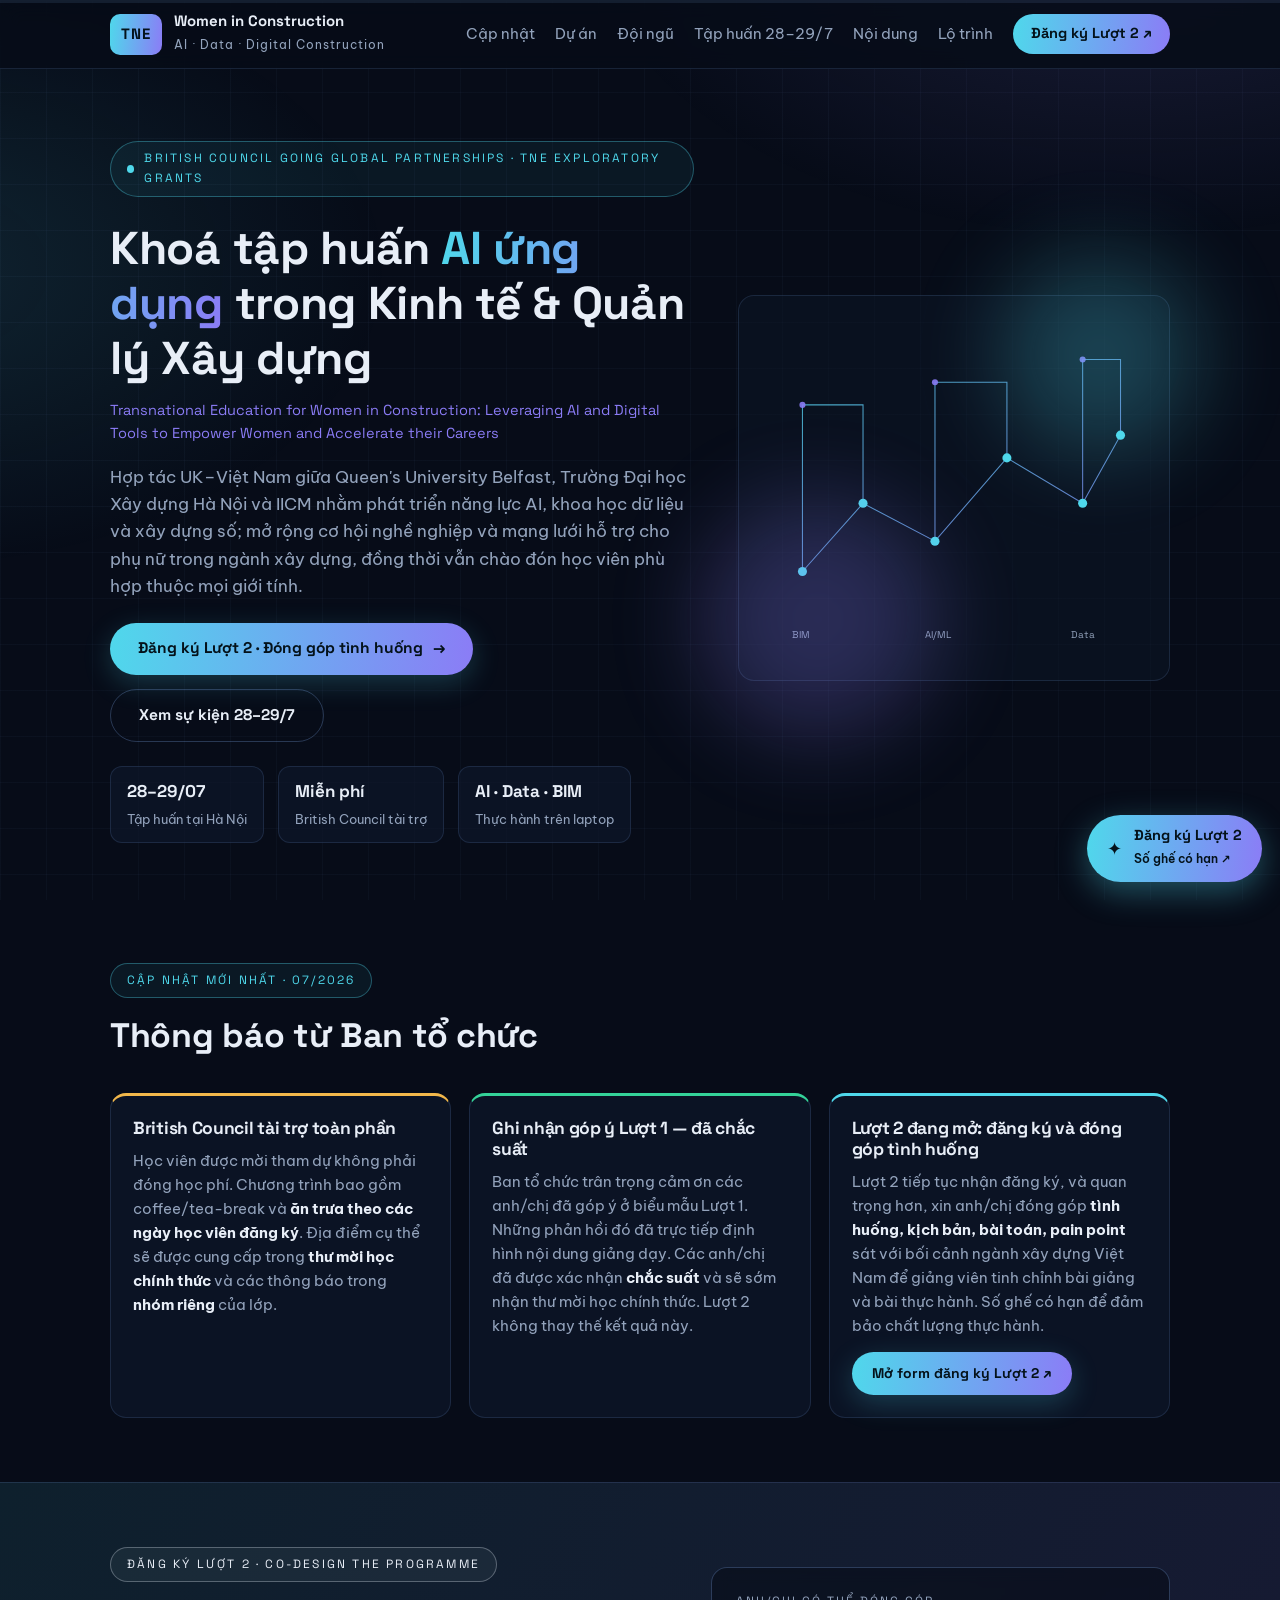
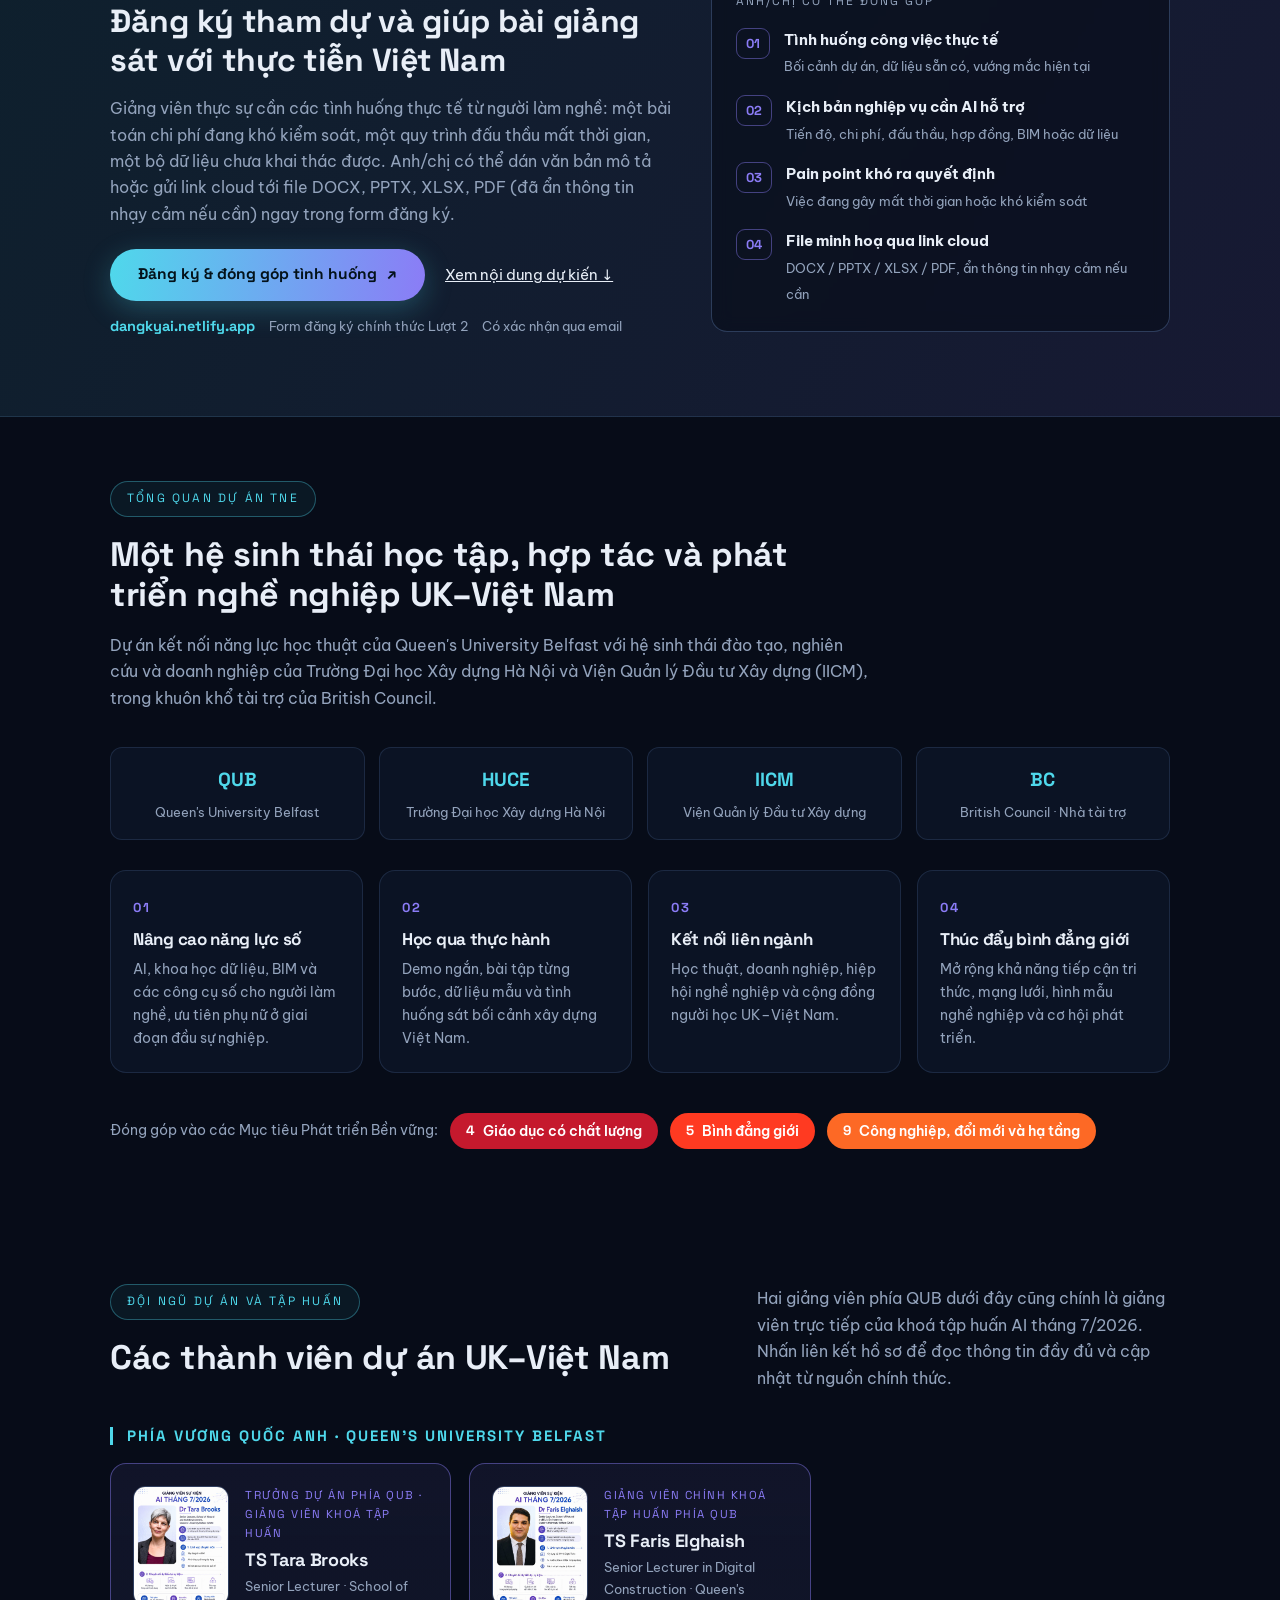
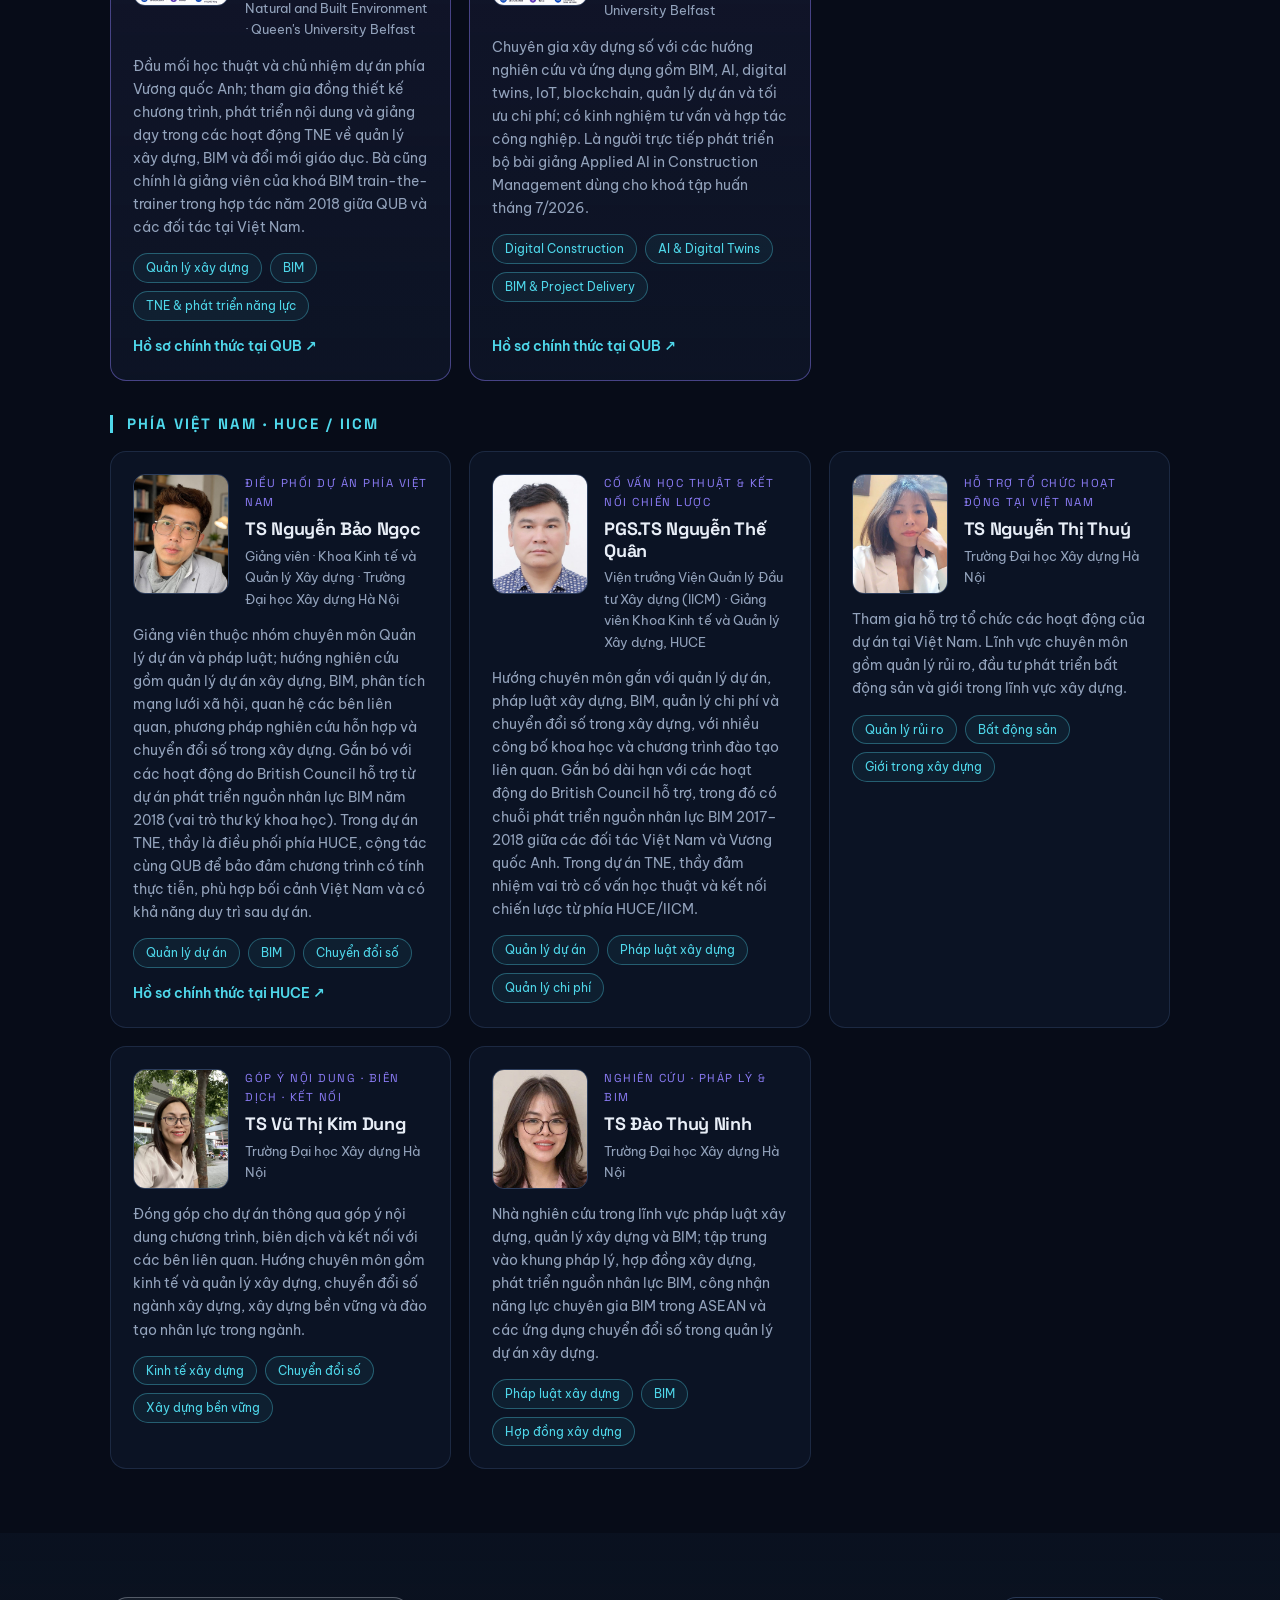
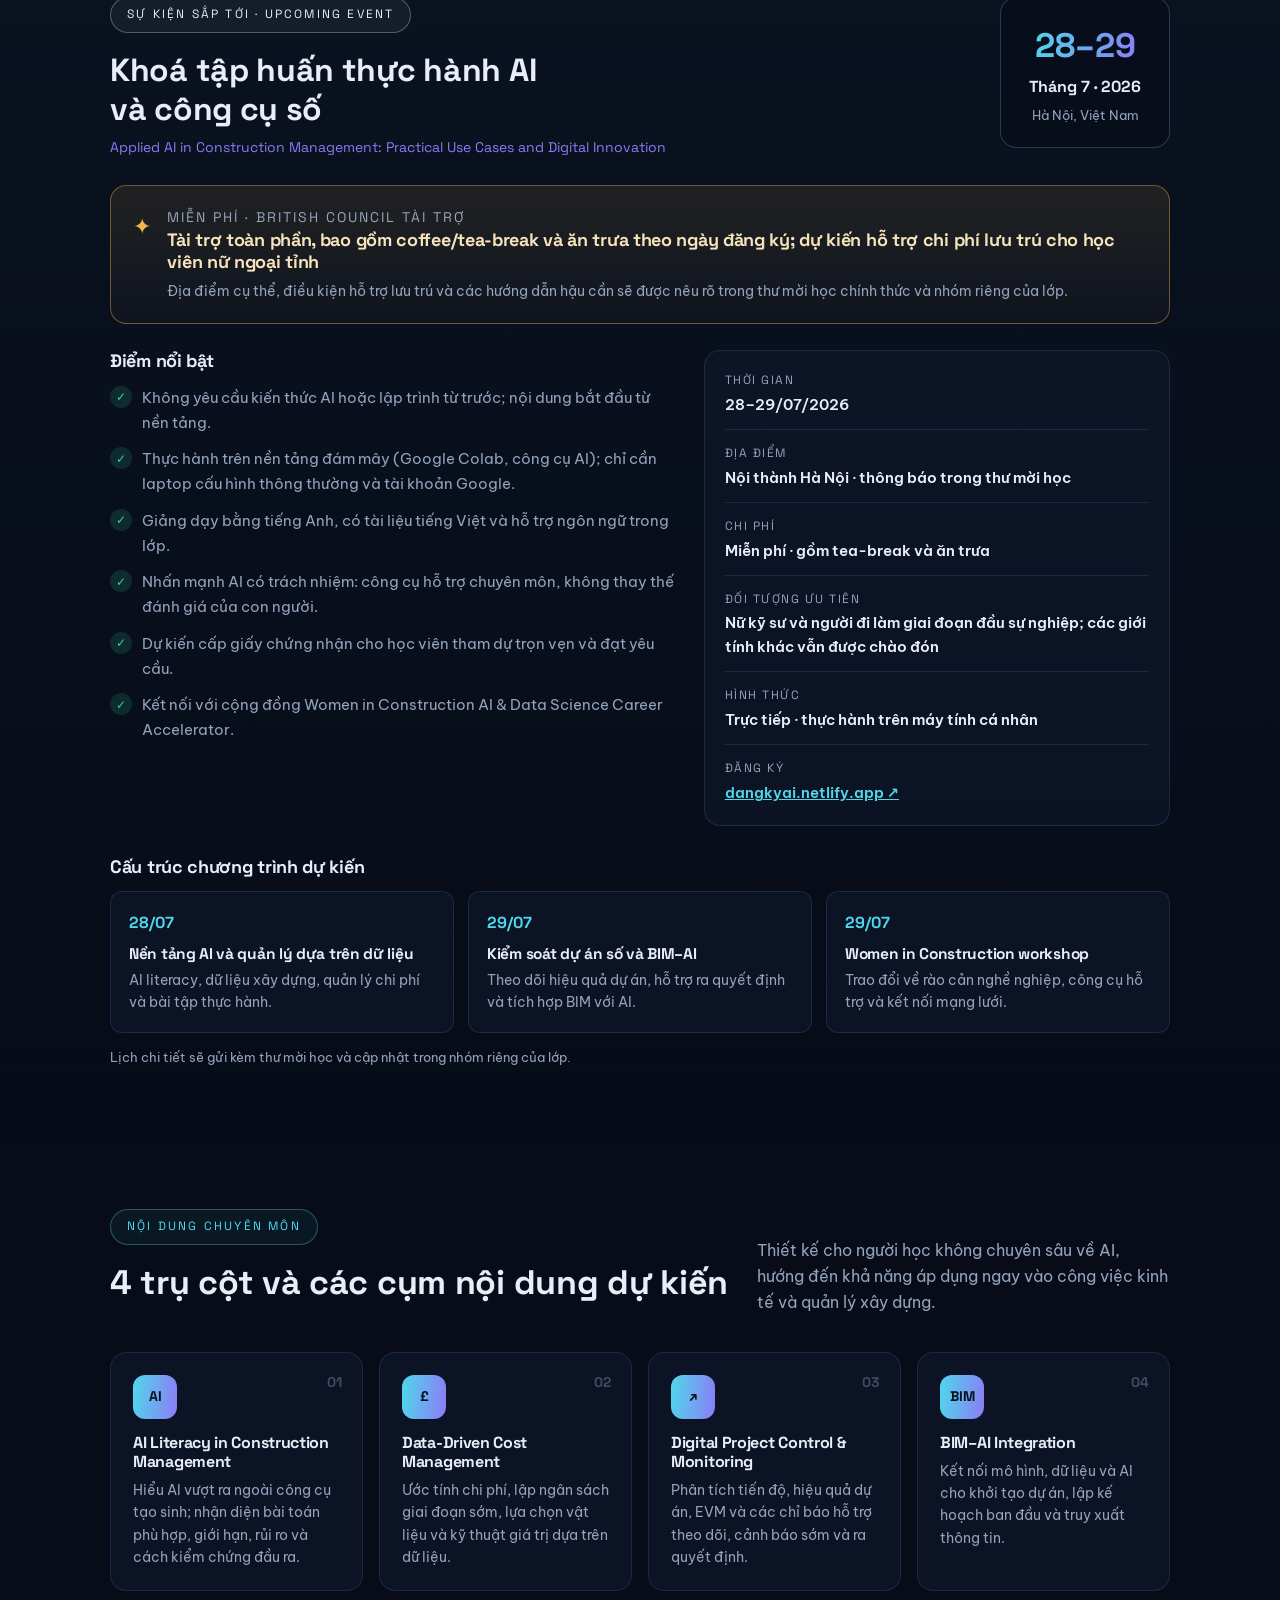
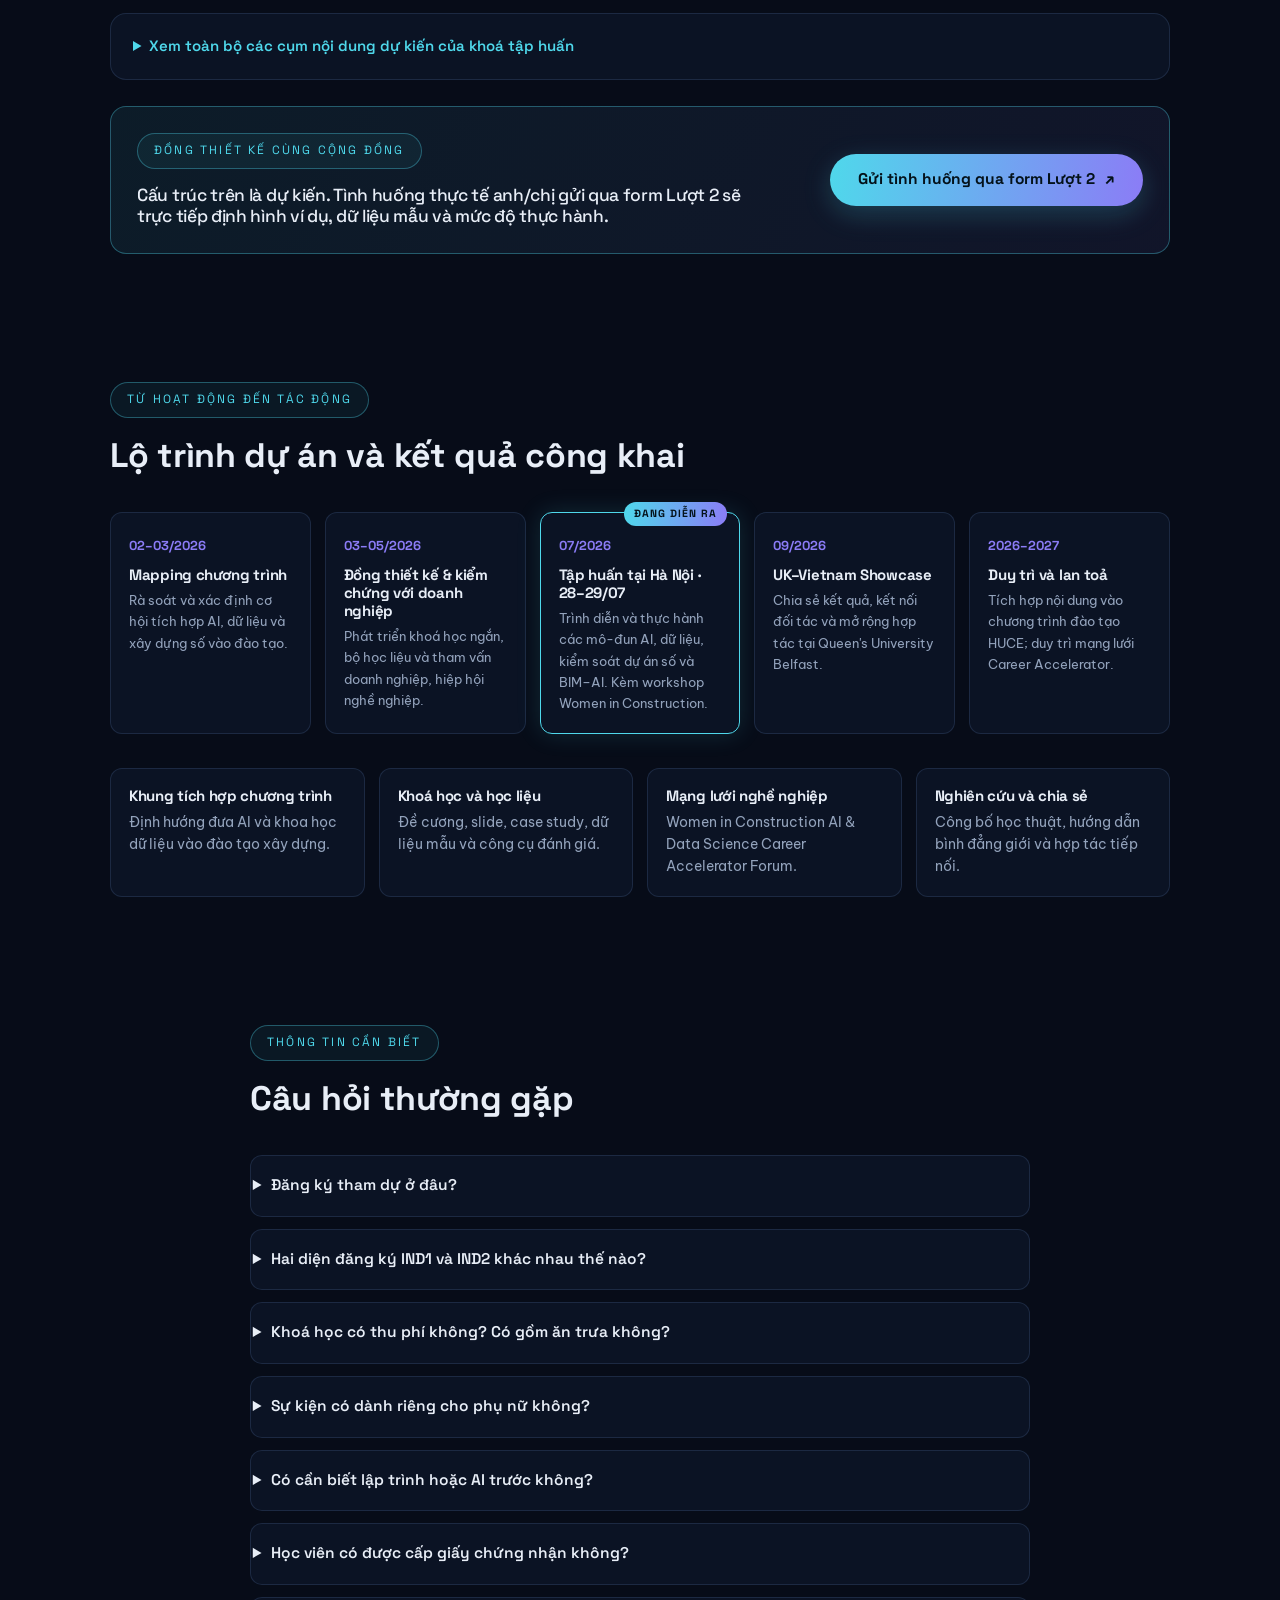
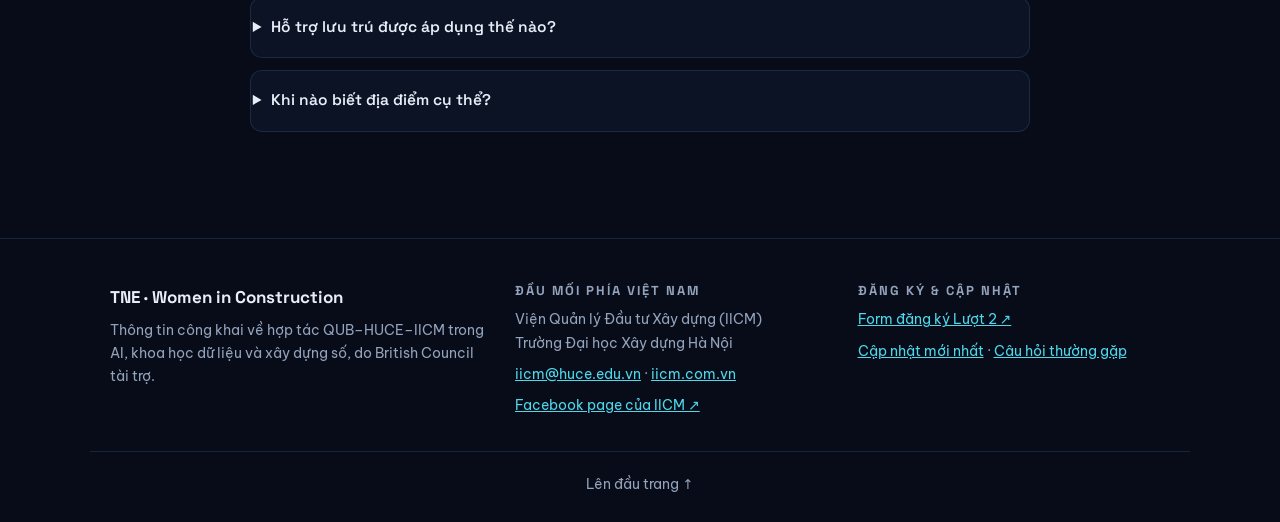
<file: v6/tne-v6/index.html>
<!doctype html>
<html lang="vi">
<head>
  <meta charset="utf-8">
  <meta name="viewport" content="width=device-width, initial-scale=1, viewport-fit=cover">
  <meta name="theme-color" content="#070c18">
  <meta name="description" content="Dự án TNE QUB–HUCE–IICM: khoá tập huấn AI trong kinh tế và quản lý xây dựng 28–29/7/2026 tại Hà Nội, được British Council tài trợ. Đăng ký Lượt 2 đang mở.">
  <meta name="keywords" content="TNE, phụ nữ trong xây dựng, AI trong xây dựng, khoa học dữ liệu, BIM AI, đăng ký khoá tập huấn, QUB, HUCE, IICM, British Council, Tara Brooks, Faris Elghaish, Nguyễn Bảo Ngọc">
  <meta property="og:type" content="website">
  <meta property="og:locale" content="vi_VN">
  <meta property="og:title" content="Dự án TNE | Khoá tập huấn AI trong Kinh tế và Quản lý Xây dựng 28–29/7/2026">
  <meta property="og:description" content="British Council tài trợ toàn phần, bao gồm tea-break và ăn trưa. Đăng ký Lượt 2 đang mở. Số ghế có hạn.">
  <meta name="twitter:card" content="summary">
  <title>Dự án TNE | Khoá tập huấn AI trong Kinh tế và Quản lý Xây dựng · 28–29/7/2026</title>
  <link rel="icon" href="assets/img/favicon.svg" type="image/svg+xml">
  <link rel="preconnect" href="https://fonts.googleapis.com">
  <link rel="preconnect" href="https://fonts.gstatic.com" crossorigin>
  <link href="https://fonts.googleapis.com/css2?family=Space+Grotesk:wght@400;500;700&family=Be+Vietnam+Pro:wght@300;400;500;600;700&display=swap" rel="stylesheet">
  <link rel="stylesheet" href="assets/css/styles.css">
  <script type="application/ld+json">
  {
    "@context": "https://schema.org",
    "@type": "Event",
    "name": "Khoá tập huấn AI ứng dụng trong Kinh tế và Quản lý Xây dựng",
    "description": "Khoá tập huấn thực hành thuộc dự án Transnational Education for Women in Construction, được British Council tài trợ.",
    "startDate": "2026-07-28",
    "endDate": "2026-07-29",
    "isAccessibleForFree": true,
    "eventStatus": "https://schema.org/EventScheduled",
    "eventAttendanceMode": "https://schema.org/OfflineEventAttendanceMode",
    "location": {
      "@type": "Place",
      "name": "Hà Nội, Việt Nam",
      "address": { "@type": "PostalAddress", "addressLocality": "Hà Nội", "addressCountry": "VN" }
    },
    "organizer": [
      {"@type": "Organization", "name": "Queen's University Belfast"},
      {"@type": "CollegeOrUniversity", "name": "Trường Đại học Xây dựng Hà Nội"},
      {"@type": "Organization", "name": "Viện Quản lý Đầu tư Xây dựng (IICM)"}
    ],
    "funder": {"@type": "Organization", "name": "British Council"},
    "performer": [
      {"@type": "Person", "name": "Tara Brooks", "jobTitle": "Senior Lecturer", "affiliation": {"@type": "CollegeOrUniversity", "name": "Queen's University Belfast"}, "sameAs": "https://pure.qub.ac.uk/en/persons/tara-brooks/"},
      {"@type": "Person", "name": "Faris Elghaish", "jobTitle": "Senior Lecturer in Digital Construction", "affiliation": {"@type": "CollegeOrUniversity", "name": "Queen's University Belfast"}, "sameAs": "https://pure.qub.ac.uk/en/persons/faris-elghaish/"}
    ],
    "offers": {
      "@type": "Offer",
      "url": "https://dangkyai.netlify.app/",
      "price": "0",
      "priceCurrency": "VND",
      "availability": "https://schema.org/LimitedAvailability"
    }
  }
  </script>
</head>
<body>
  <a class="skip-link" href="#noi-dung">Bỏ qua điều hướng</a>
  <div class="backdrop" aria-hidden="true"></div>
  <div class="top-progress" aria-hidden="true"><span id="progressBar"></span></div>

  <header class="site-header" id="top">
    <div class="container nav-wrap">
      <a class="brand" href="#top" aria-label="Trang đầu Dự án TNE">
        <span class="brand-mark" aria-hidden="true">TNE</span>
        <span class="brand-text"><strong>Women in Construction</strong><small>AI · Data · Digital Construction</small></span>
      </a>
      <button class="nav-toggle" type="button" aria-expanded="false" aria-controls="main-nav">
        <span class="sr-only">Mở menu</span><span></span><span></span><span></span>
      </button>
      <nav id="main-nav" class="main-nav" aria-label="Điều hướng chính">
        <a href="#cap-nhat">Cập nhật</a>
        <a href="#du-an">Dự án</a>
        <a href="#doi-ngu">Đội ngũ</a>
        <a href="#tap-huan">Tập huấn 28–29/7</a>
        <a href="#noi-dung-chuyen-mon">Nội dung</a>
        <a href="#ket-qua">Lộ trình</a>
        <a class="nav-register" href="https://dangkyai.netlify.app/" target="_blank" rel="noopener noreferrer">Đăng ký Lượt 2 ↗</a>
      </nav>
    </div>
  </header>

  <main id="noi-dung">

    <!-- ================= HERO ================= -->
    <section class="hero">
      <div class="container hero-grid">
        <div class="hero-copy">
          <p class="eyebrow"><span class="pulse-dot" aria-hidden="true"></span>British Council Going Global Partnerships · TNE Exploratory Grants</p>
          <h1>Khoá tập huấn <span class="grad">AI ứng dụng</span> trong Kinh tế &amp; Quản lý Xây dựng</h1>
          <p class="hero-en">Transnational Education for Women in Construction: Leveraging AI and Digital Tools to Empower Women and Accelerate their Careers</p>
          <p class="lead">Hợp tác UK–Việt Nam giữa Queen's University Belfast, Trường Đại học Xây dựng Hà Nội và IICM nhằm phát triển năng lực AI, khoa học dữ liệu và xây dựng số; mở rộng cơ hội nghề nghiệp và mạng lưới hỗ trợ cho phụ nữ trong ngành xây dựng, đồng thời vẫn chào đón học viên phù hợp thuộc mọi giới tính.</p>
          <div class="hero-actions">
            <a class="button primary" href="https://dangkyai.netlify.app/" target="_blank" rel="noopener noreferrer">Đăng ký Lượt 2 · Đóng góp tình huống <span aria-hidden="true">→</span></a>
            <a class="button secondary" href="#tap-huan">Xem sự kiện 28–29/7</a>
          </div>
          <ul class="quick-facts" aria-label="Thông tin nhanh">
            <li><strong>28–29/07</strong><span>Tập huấn tại Hà Nội</span></li>
            <li><strong>Miễn phí</strong><span>British Council tài trợ</span></li>
            <li><strong>AI · Data · BIM</strong><span>Thực hành trên laptop</span></li>
          </ul>
        </div>
        <div class="hero-visual" aria-hidden="true">
          <div class="orb orb-one"></div><div class="orb orb-two"></div>
          <svg viewBox="0 0 520 460" role="img" aria-label="Minh hoạ mạng dữ liệu kết nối AI và công trình xây dựng">
            <defs>
              <linearGradient id="gA" x1="0" y1="0" x2="1" y2="1"><stop stop-color="#4fd8eb"/><stop offset="1" stop-color="#8b7cf6"/></linearGradient>
            </defs>
            <g stroke="url(#gA)" stroke-width="1.4" opacity=".8" fill="none">
              <path d="M60 340 L140 250 L235 300 L330 190 L430 250 L480 160"/>
              <path d="M60 340 L60 120 L140 120 L140 250 M235 300 L235 90 L330 90 L330 190 M430 250 L430 60 L480 60 L480 160"/>
              <path d="M40 400 H500"/>
            </g>
            <g fill="#4fd8eb">
              <circle cx="60" cy="340" r="6"/><circle cx="140" cy="250" r="6"/><circle cx="235" cy="300" r="6"/>
              <circle cx="330" cy="190" r="6"/><circle cx="430" cy="250" r="6"/><circle cx="480" cy="160" r="6"/>
            </g>
            <g fill="#8b7cf6" opacity=".9">
              <circle cx="60" cy="120" r="4"/><circle cx="235" cy="90" r="4"/><circle cx="430" cy="60" r="4"/>
            </g>
            <g font-family="Space Grotesk, sans-serif" font-size="13" fill="#93a3bc">
              <text x="46" y="428">BIM</text><text x="222" y="428">AI/ML</text><text x="415" y="428">Data</text>
            </g>
          </svg>
        </div>
      </div>
    </section>

    <!-- ================= CẬP NHẬT ================= -->
    <section class="section updates" id="cap-nhat">
      <div class="container">
        <div class="section-heading">
          <p class="eyebrow">Cập nhật mới nhất · 07/2026</p>
          <h2>Thông báo từ Ban tổ chức</h2>
        </div>
        <div class="update-grid">
          <article class="update-card gold">
            <h3>British Council tài trợ toàn phần</h3>
            <p>Học viên được mời tham dự không phải đóng học phí. Chương trình bao gồm coffee/tea-break và <strong>ăn trưa theo các ngày học viên đăng ký</strong>. Địa điểm cụ thể sẽ được cung cấp trong <strong>thư mời học chính thức</strong> và các thông báo trong <strong>nhóm riêng</strong> của lớp.</p>
          </article>
          <article class="update-card green">
            <h3>Ghi nhận góp ý Lượt 1 — đã chắc suất</h3>
            <p>Ban tổ chức trân trọng cảm ơn các anh/chị đã góp ý ở biểu mẫu Lượt 1. Những phản hồi đó đã trực tiếp định hình nội dung giảng dạy. Các anh/chị đã được xác nhận <strong>chắc suất</strong> và sẽ sớm nhận thư mời học chính thức. Lượt 2 không thay thế kết quả này.</p>
          </article>
          <article class="update-card cyan">
            <h3>Lượt 2 đang mở: đăng ký và đóng góp tình huống</h3>
            <p>Lượt 2 tiếp tục nhận đăng ký, và quan trọng hơn, xin anh/chị đóng góp <strong>tình huống, kịch bản, bài toán, pain point</strong> sát với bối cảnh ngành xây dựng Việt Nam để giảng viên tinh chỉnh bài giảng và bài thực hành. Số ghế có hạn để đảm bảo chất lượng thực hành.</p>
            <a class="button primary small" href="https://dangkyai.netlify.app/" target="_blank" rel="noopener noreferrer">Mở form đăng ký Lượt 2 ↗</a>
          </article>
        </div>
      </div>
    </section>

    <!-- ================= ĐĂNG KÝ / ĐÓNG GÓP ================= -->
    <section class="section register" id="dang-ky" aria-labelledby="register-title">
      <div class="container register-shell">
        <div class="register-copy">
          <p class="eyebrow light">Đăng ký Lượt 2 · Co-design the programme</p>
          <h2 id="register-title">Đăng ký tham dự và giúp bài giảng sát với thực tiễn Việt Nam</h2>
          <p class="register-lead">Giảng viên thực sự cần các tình huống thực tế từ người làm nghề: một bài toán chi phí đang khó kiểm soát, một quy trình đấu thầu mất thời gian, một bộ dữ liệu chưa khai thác được. Anh/chị có thể dán văn bản mô tả hoặc gửi link cloud tới file DOCX, PPTX, XLSX, PDF (đã ẩn thông tin nhạy cảm nếu cần) ngay trong form đăng ký.</p>
          <div class="register-actions">
            <a class="button register-button" href="https://dangkyai.netlify.app/" target="_blank" rel="noopener noreferrer">Đăng ký &amp; đóng góp tình huống <span aria-hidden="true">↗</span></a>
            <a class="register-link" href="#noi-dung-chuyen-mon">Xem nội dung dự kiến ↓</a>
          </div>
          <p class="register-meta"><strong>dangkyai.netlify.app</strong><span>Form đăng ký chính thức Lượt 2</span><span>Có xác nhận qua email</span></p>
        </div>
        <aside class="register-panel" aria-label="Những gì anh chị có thể đóng góp">
          <p class="register-panel-label">Anh/chị có thể đóng góp</p>
          <ul>
            <li><span>01</span><div><strong>Tình huống công việc thực tế</strong><small>Bối cảnh dự án, dữ liệu sẵn có, vướng mắc hiện tại</small></div></li>
            <li><span>02</span><div><strong>Kịch bản nghiệp vụ cần AI hỗ trợ</strong><small>Tiến độ, chi phí, đấu thầu, hợp đồng, BIM hoặc dữ liệu</small></div></li>
            <li><span>03</span><div><strong>Pain point khó ra quyết định</strong><small>Việc đang gây mất thời gian hoặc khó kiểm soát</small></div></li>
            <li><span>04</span><div><strong>File minh hoạ qua link cloud</strong><small>DOCX / PPTX / XLSX / PDF, ẩn thông tin nhạy cảm nếu cần</small></div></li>
          </ul>
        </aside>
      </div>
    </section>

    <!-- ================= DỰ ÁN ================= -->
    <section class="section project" id="du-an">
      <div class="container">
        <div class="section-heading">
          <p class="eyebrow">Tổng quan dự án TNE</p>
          <h2>Một hệ sinh thái học tập, hợp tác và phát triển nghề nghiệp UK–Việt Nam</h2>
          <p>Dự án kết nối năng lực học thuật của Queen's University Belfast với hệ sinh thái đào tạo, nghiên cứu và doanh nghiệp của Trường Đại học Xây dựng Hà Nội và Viện Quản lý Đầu tư Xây dựng (IICM), trong khuôn khổ tài trợ của British Council.</p>
        </div>
        <div class="partner-strip" aria-label="Các đối tác">
          <div><span>QUB</span><p>Queen's University Belfast</p></div>
          <div><span>HUCE</span><p>Trường Đại học Xây dựng Hà Nội</p></div>
          <div><span>IICM</span><p>Viện Quản lý Đầu tư Xây dựng</p></div>
          <div><span>BC</span><p>British Council · Nhà tài trợ</p></div>
        </div>
        <div class="feature-grid">
          <article class="feature-card"><span class="card-number">01</span><h3>Nâng cao năng lực số</h3><p>AI, khoa học dữ liệu, BIM và các công cụ số cho người làm nghề, ưu tiên phụ nữ ở giai đoạn đầu sự nghiệp.</p></article>
          <article class="feature-card"><span class="card-number">02</span><h3>Học qua thực hành</h3><p>Demo ngắn, bài tập từng bước, dữ liệu mẫu và tình huống sát bối cảnh xây dựng Việt Nam.</p></article>
          <article class="feature-card"><span class="card-number">03</span><h3>Kết nối liên ngành</h3><p>Học thuật, doanh nghiệp, hiệp hội nghề nghiệp và cộng đồng người học UK–Việt Nam.</p></article>
          <article class="feature-card"><span class="card-number">04</span><h3>Thúc đẩy bình đẳng giới</h3><p>Mở rộng khả năng tiếp cận tri thức, mạng lưới, hình mẫu nghề nghiệp và cơ hội phát triển.</p></article>
        </div>
        <div class="sdg-row" aria-label="Các mục tiêu phát triển bền vững">
          <p>Đóng góp vào các Mục tiêu Phát triển Bền vững:</p>
          <span class="sdg sdg4"><b>4</b> Giáo dục có chất lượng</span>
          <span class="sdg sdg5"><b>5</b> Bình đẳng giới</span>
          <span class="sdg sdg9"><b>9</b> Công nghiệp, đổi mới và hạ tầng</span>
        </div>
      </div>
    </section>

    <!-- ================= ĐỘI NGŨ ================= -->
    <section class="section team" id="doi-ngu">
      <div class="container">
        <div class="section-heading split-heading">
          <div>
            <p class="eyebrow">Đội ngũ dự án và tập huấn</p>
            <h2>Các thành viên dự án UK–Việt Nam</h2>
          </div>
          <p>Hai giảng viên phía QUB dưới đây cũng chính là giảng viên trực tiếp của khoá tập huấn AI tháng 7/2026. Nhấn liên kết hồ sơ để đọc thông tin đầy đủ và cập nhật từ nguồn chính thức.</p>
        </div>

        <h3 class="team-group-title">Phía Vương quốc Anh · Queen's University Belfast</h3>
        <div class="team-grid">
          <article class="team-card highlight">
            <div class="team-card-top">
              <img class="team-photo" src="assets/img/team/tara-brooks.jpg" alt="Ảnh chân dung TS Tara Brooks" loading="lazy" width="640" height="800">
              <div>
                <p class="team-role">Trưởng dự án phía QUB · Giảng viên khoá tập huấn</p>
                <h3>TS Tara Brooks</h3>
                <p class="team-affiliation">Senior Lecturer · School of Natural and Built Environment · Queen's University Belfast</p>
              </div>
            </div>
            <p class="team-bio">Đầu mối học thuật và chủ nhiệm dự án phía Vương quốc Anh; tham gia đồng thiết kế chương trình, phát triển nội dung và giảng dạy trong các hoạt động TNE về quản lý xây dựng, BIM và đổi mới giáo dục. Bà cũng chính là giảng viên của khoá BIM train-the-trainer trong hợp tác năm 2018 giữa QUB và các đối tác tại Việt Nam.</p>
            <ul class="tag-list" aria-label="Lĩnh vực liên quan của Tara Brooks"><li>Quản lý xây dựng</li><li>BIM</li><li>TNE &amp; phát triển năng lực</li></ul>
            <a class="profile-link" href="https://pure.qub.ac.uk/en/persons/tara-brooks/" target="_blank" rel="noopener noreferrer">Hồ sơ chính thức tại QUB <span aria-hidden="true">↗</span></a>
          </article>

          <article class="team-card highlight">
            <div class="team-card-top">
              <img class="team-photo" src="assets/img/team/faris-elghaish.jpg" alt="Ảnh chân dung TS Faris Elghaish" loading="lazy" width="640" height="800">
              <div>
                <p class="team-role">Giảng viên chính khoá tập huấn phía QUB</p>
                <h3>TS Faris Elghaish</h3>
                <p class="team-affiliation">Senior Lecturer in Digital Construction · Queen's University Belfast</p>
              </div>
            </div>
            <p class="team-bio">Chuyên gia xây dựng số với các hướng nghiên cứu và ứng dụng gồm BIM, AI, digital twins, IoT, blockchain, quản lý dự án và tối ưu chi phí; có kinh nghiệm tư vấn và hợp tác công nghiệp. Là người trực tiếp phát triển bộ bài giảng Applied AI in Construction Management dùng cho khoá tập huấn tháng 7/2026.</p>
            <ul class="tag-list" aria-label="Lĩnh vực liên quan của Faris Elghaish"><li>Digital Construction</li><li>AI &amp; Digital Twins</li><li>BIM &amp; Project Delivery</li></ul>
            <a class="profile-link" href="https://pure.qub.ac.uk/en/persons/faris-elghaish/" target="_blank" rel="noopener noreferrer">Hồ sơ chính thức tại QUB <span aria-hidden="true">↗</span></a>
          </article>
        </div>

        <h3 class="team-group-title">Phía Việt Nam · HUCE / IICM</h3>
        <div class="team-grid">
          <article class="team-card">
            <div class="team-card-top">
              <img class="team-photo" src="assets/img/team/bao-ngoc.jpg" alt="Ảnh chân dung TS Nguyễn Bảo Ngọc" loading="lazy" width="640" height="800">
              <div>
                <p class="team-role">Điều phối dự án phía Việt Nam</p>
                <h3>TS Nguyễn Bảo Ngọc</h3>
                <p class="team-affiliation">Giảng viên · Khoa Kinh tế và Quản lý Xây dựng · Trường Đại học Xây dựng Hà Nội</p>
              </div>
            </div>
            <p class="team-bio">Giảng viên thuộc nhóm chuyên môn Quản lý dự án và pháp luật; hướng nghiên cứu gồm quản lý dự án xây dựng, BIM, phân tích mạng lưới xã hội, quan hệ các bên liên quan, phương pháp nghiên cứu hỗn hợp và chuyển đổi số trong xây dựng. Gắn bó với các hoạt động do British Council hỗ trợ từ dự án phát triển nguồn nhân lực BIM năm 2018 (vai trò thư ký khoa học). Trong dự án TNE, thầy là điều phối phía HUCE, cộng tác cùng QUB để bảo đảm chương trình có tính thực tiễn, phù hợp bối cảnh Việt Nam và có khả năng duy trì sau dự án.</p>
            <ul class="tag-list"><li>Quản lý dự án</li><li>BIM</li><li>Chuyển đổi số</li></ul>
            <a class="profile-link" href="https://kinhtexaydung.huce.edu.vn/ts-nguyen-bao-ngoc" target="_blank" rel="noopener noreferrer">Hồ sơ chính thức tại HUCE <span aria-hidden="true">↗</span></a>
          </article>

          <article class="team-card">
            <div class="team-card-top">
              <img class="team-photo" src="assets/img/team/the-quan.jpg" alt="Ảnh chân dung PGS TS Nguyễn Thế Quân" loading="lazy" width="640" height="800">
              <div>
                <p class="team-role">Cố vấn học thuật &amp; kết nối chiến lược</p>
                <h3>PGS.TS Nguyễn Thế Quân</h3>
                <p class="team-affiliation">Viện trưởng Viện Quản lý Đầu tư Xây dựng (IICM) · Giảng viên Khoa Kinh tế và Quản lý Xây dựng, HUCE</p>
              </div>
            </div>
            <p class="team-bio">Hướng chuyên môn gắn với quản lý dự án, pháp luật xây dựng, BIM, quản lý chi phí và chuyển đổi số trong xây dựng, với nhiều công bố khoa học và chương trình đào tạo liên quan. Gắn bó dài hạn với các hoạt động do British Council hỗ trợ, trong đó có chuỗi phát triển nguồn nhân lực BIM 2017–2018 giữa các đối tác Việt Nam và Vương quốc Anh. Trong dự án TNE, thầy đảm nhiệm vai trò cố vấn học thuật và kết nối chiến lược từ phía HUCE/IICM.</p>
            <ul class="tag-list"><li>Quản lý dự án</li><li>Pháp luật xây dựng</li><li>Quản lý chi phí</li></ul>
          </article>

          <article class="team-card">
            <div class="team-card-top">
              <img class="team-photo" src="assets/img/team/thi-thuy.jpg" alt="Ảnh chân dung TS Nguyễn Thị Thuý" loading="lazy" width="640" height="800">
              <div>
                <p class="team-role">Hỗ trợ tổ chức hoạt động tại Việt Nam</p>
                <h3>TS Nguyễn Thị Thuý</h3>
                <p class="team-affiliation">Trường Đại học Xây dựng Hà Nội</p>
              </div>
            </div>
            <p class="team-bio">Tham gia hỗ trợ tổ chức các hoạt động của dự án tại Việt Nam. Lĩnh vực chuyên môn gồm quản lý rủi ro, đầu tư phát triển bất động sản và giới trong lĩnh vực xây dựng.</p>
            <ul class="tag-list"><li>Quản lý rủi ro</li><li>Bất động sản</li><li>Giới trong xây dựng</li></ul>
          </article>

          <article class="team-card">
            <div class="team-card-top">
              <img class="team-photo" src="assets/img/team/kim-dung.jpg" alt="Ảnh chân dung TS Vũ Thị Kim Dung" loading="lazy" width="640" height="800">
              <div>
                <p class="team-role">Góp ý nội dung · Biên dịch · Kết nối</p>
                <h3>TS Vũ Thị Kim Dung</h3>
                <p class="team-affiliation">Trường Đại học Xây dựng Hà Nội</p>
              </div>
            </div>
            <p class="team-bio">Đóng góp cho dự án thông qua góp ý nội dung chương trình, biên dịch và kết nối với các bên liên quan. Hướng chuyên môn gồm kinh tế và quản lý xây dựng, chuyển đổi số ngành xây dựng, xây dựng bền vững và đào tạo nhân lực trong ngành.</p>
            <ul class="tag-list"><li>Kinh tế xây dựng</li><li>Chuyển đổi số</li><li>Xây dựng bền vững</li></ul>
          </article>

          <article class="team-card">
            <div class="team-card-top">
              <img class="team-photo" src="assets/img/team/thuy-ninh.jpg" alt="Ảnh chân dung TS Đào Thuỳ Ninh" loading="lazy" width="640" height="800">
              <div>
                <p class="team-role">Nghiên cứu · Pháp lý &amp; BIM</p>
                <h3>TS Đào Thuỳ Ninh</h3>
                <p class="team-affiliation">Trường Đại học Xây dựng Hà Nội</p>
              </div>
            </div>
            <p class="team-bio">Nhà nghiên cứu trong lĩnh vực pháp luật xây dựng, quản lý xây dựng và BIM; tập trung vào khung pháp lý, hợp đồng xây dựng, phát triển nguồn nhân lực BIM, công nhận năng lực chuyên gia BIM trong ASEAN và các ứng dụng chuyển đổi số trong quản lý dự án xây dựng.</p>
            <ul class="tag-list"><li>Pháp luật xây dựng</li><li>BIM</li><li>Hợp đồng xây dựng</li></ul>
          </article>
        </div>
      </div>
    </section>

    <!-- ================= SỰ KIỆN ================= -->
    <section class="section event" id="tap-huan">
      <div class="container event-shell">
        <div class="event-top">
          <div>
            <p class="eyebrow light">Sự kiện sắp tới · Upcoming event</p>
            <h2>Khoá tập huấn thực hành AI và công cụ số</h2>
            <p class="event-en">Applied AI in Construction Management: Practical Use Cases and Digital Innovation</p>
          </div>
          <div class="date-card"><span>28–29</span><strong>Tháng 7 · 2026</strong><small>Hà Nội, Việt Nam</small></div>
        </div>

        <div class="support-banner">
          <div class="support-icon" aria-hidden="true">✦</div>
          <div>
            <p class="support-label">Miễn phí · British Council tài trợ</p>
            <h3>Tài trợ toàn phần, bao gồm coffee/tea-break và ăn trưa theo ngày đăng ký; dự kiến hỗ trợ chi phí lưu trú cho học viên nữ ngoại tỉnh</h3>
            <p>Địa điểm cụ thể, điều kiện hỗ trợ lưu trú và các hướng dẫn hậu cần sẽ được nêu rõ trong thư mời học chính thức và nhóm riêng của lớp.</p>
          </div>
        </div>

        <div class="event-grid">
          <div class="event-main">
            <h3>Điểm nổi bật</h3>
            <ul class="check-list">
              <li>Không yêu cầu kiến thức AI hoặc lập trình từ trước; nội dung bắt đầu từ nền tảng.</li>
              <li>Thực hành trên nền tảng đám mây (Google Colab, công cụ AI); chỉ cần laptop cấu hình thông thường và tài khoản Google.</li>
              <li>Giảng dạy bằng tiếng Anh, có tài liệu tiếng Việt và hỗ trợ ngôn ngữ trong lớp.</li>
              <li>Nhấn mạnh AI có trách nhiệm: công cụ hỗ trợ chuyên môn, không thay thế đánh giá của con người.</li>
              <li>Dự kiến cấp giấy chứng nhận cho học viên tham dự trọn vẹn và đạt yêu cầu.</li>
              <li>Kết nối với cộng đồng Women in Construction AI &amp; Data Science Career Accelerator.</li>
            </ul>
          </div>
          <aside class="event-side" aria-label="Thông tin sự kiện">
            <div><span>Thời gian</span><strong>28–29/07/2026</strong></div>
            <div><span>Địa điểm</span><strong>Nội thành Hà Nội · thông báo trong thư mời học</strong></div>
            <div><span>Chi phí</span><strong>Miễn phí · gồm tea-break và ăn trưa</strong></div>
            <div><span>Đối tượng ưu tiên</span><strong>Nữ kỹ sư và người đi làm giai đoạn đầu sự nghiệp; các giới tính khác vẫn được chào đón</strong></div>
            <div><span>Hình thức</span><strong>Trực tiếp · thực hành trên máy tính cá nhân</strong></div>
            <div><span>Đăng ký</span><strong><a href="https://dangkyai.netlify.app/" target="_blank" rel="noopener noreferrer">dangkyai.netlify.app ↗</a></strong></div>
          </aside>
        </div>

        <div class="schedule">
          <h3>Cấu trúc chương trình dự kiến</h3>
          <div class="schedule-grid">
            <article><p class="schedule-date">28/07</p><h4>Nền tảng AI và quản lý dựa trên dữ liệu</h4><p>AI literacy, dữ liệu xây dựng, quản lý chi phí và bài tập thực hành.</p></article>
            <article><p class="schedule-date">29/07</p><h4>Kiểm soát dự án số và BIM–AI</h4><p>Theo dõi hiệu quả dự án, hỗ trợ ra quyết định và tích hợp BIM với AI.</p></article>
            <article><p class="schedule-date">29/07</p><h4>Women in Construction workshop</h4><p>Trao đổi về rào cản nghề nghiệp, công cụ hỗ trợ và kết nối mạng lưới.</p></article>
          </div>
          <p class="fine-print">Lịch chi tiết sẽ gửi kèm thư mời học và cập nhật trong nhóm riêng của lớp.</p>
        </div>
      </div>
    </section>

    <!-- ================= NỘI DUNG CHUYÊN MÔN ================= -->
    <section class="section modules" id="noi-dung-chuyen-mon">
      <div class="container">
        <div class="section-heading split-heading">
          <div><p class="eyebrow">Nội dung chuyên môn</p><h2>4 trụ cột và các cụm nội dung dự kiến</h2></div>
          <p>Thiết kế cho người học không chuyên sâu về AI, hướng đến khả năng áp dụng ngay vào công việc kinh tế và quản lý xây dựng.</p>
        </div>
        <div class="module-grid">
          <article class="module-card"><span>01</span><div class="module-icon">AI</div><h3>AI Literacy in Construction Management</h3><p>Hiểu AI vượt ra ngoài công cụ tạo sinh; nhận diện bài toán phù hợp, giới hạn, rủi ro và cách kiểm chứng đầu ra.</p></article>
          <article class="module-card"><span>02</span><div class="module-icon">£</div><h3>Data-Driven Cost Management</h3><p>Ước tính chi phí, lập ngân sách giai đoạn sớm, lựa chọn vật liệu và kỹ thuật giá trị dựa trên dữ liệu.</p></article>
          <article class="module-card"><span>03</span><div class="module-icon">↗</div><h3>Digital Project Control &amp; Monitoring</h3><p>Phân tích tiến độ, hiệu quả dự án, EVM và các chỉ báo hỗ trợ theo dõi, cảnh báo sớm và ra quyết định.</p></article>
          <article class="module-card"><span>04</span><div class="module-icon">BIM</div><h3>BIM–AI Integration</h3><p>Kết nối mô hình, dữ liệu và AI cho khởi tạo dự án, lập kế hoạch ban đầu và truy xuất thông tin.</p></article>
        </div>

        <details class="topics-detail">
          <summary>Xem toàn bộ các cụm nội dung dự kiến của khoá tập huấn</summary>
          <ul class="topics-list">
            <li>Nền tảng AI cho quản lý dự án xây dựng</li>
            <li>AI, machine learning và mô hình ngôn ngữ lớn trong bối cảnh xây dựng</li>
            <li>Prompt engineering cho quản lý tiến độ, chi phí, thiết kế, đấu thầu và kiểm soát dự án</li>
            <li>BIM, IFC, Revit và khai thác dữ liệu mô hình bằng AI</li>
            <li>AI hỗ trợ lập EIR/OIR/AIR và quản lý thông tin BIM theo định hướng ISO 19650</li>
            <li>BIM + AI cho bóc tách khối lượng và lập tiến độ sơ bộ</li>
            <li>AI cho đấu thầu, mua sắm và đánh giá nhà thầu</li>
            <li>Machine learning cho dự báo chi phí, vật tư, thời lượng và EVM</li>
            <li>Value engineering và lựa chọn vật liệu có hỗ trợ AI</li>
            <li>Digital twin, IoT và AI cho giám sát nguồn lực</li>
            <li>AI cho close-out, bàn giao, defect/snagging và hồ sơ vận hành</li>
            <li>Sử dụng AI có trách nhiệm: bảo mật dữ liệu, kiểm chứng đầu ra và vai trò chuyên môn của con người</li>
          </ul>
        </details>

        <div class="modules-cta">
          <div>
            <p class="eyebrow">Đồng thiết kế cùng cộng đồng</p>
            <h3>Cấu trúc trên là dự kiến. Tình huống thực tế anh/chị gửi qua form Lượt 2 sẽ trực tiếp định hình ví dụ, dữ liệu mẫu và mức độ thực hành.</h3>
          </div>
          <a class="button primary" href="https://dangkyai.netlify.app/" target="_blank" rel="noopener noreferrer">Gửi tình huống qua form Lượt 2 <span aria-hidden="true">↗</span></a>
        </div>
      </div>
    </section>

    <!-- ================= LỘ TRÌNH ================= -->
    <section class="section journey" id="ket-qua">
      <div class="container">
        <div class="section-heading"><p class="eyebrow">Từ hoạt động đến tác động</p><h2>Lộ trình dự án và kết quả công khai</h2></div>
        <ol class="timeline">
          <li><span>02–03/2026</span><h3>Mapping chương trình</h3><p>Rà soát và xác định cơ hội tích hợp AI, dữ liệu và xây dựng số vào đào tạo.</p></li>
          <li><span>03–05/2026</span><h3>Đồng thiết kế &amp; kiểm chứng với doanh nghiệp</h3><p>Phát triển khoá học ngắn, bộ học liệu và tham vấn doanh nghiệp, hiệp hội nghề nghiệp.</p></li>
          <li class="current"><span>07/2026</span><h3>Tập huấn tại Hà Nội · 28–29/07</h3><p>Trình diễn và thực hành các mô-đun AI, dữ liệu, kiểm soát dự án số và BIM–AI. Kèm workshop Women in Construction.</p></li>
          <li><span>09/2026</span><h3>UK–Vietnam Showcase</h3><p>Chia sẻ kết quả, kết nối đối tác và mở rộng hợp tác tại Queen's University Belfast.</p></li>
          <li><span>2026–2027</span><h3>Duy trì và lan toả</h3><p>Tích hợp nội dung vào chương trình đào tạo HUCE; duy trì mạng lưới Career Accelerator.</p></li>
        </ol>
        <div class="outcomes">
          <article><h3>Khung tích hợp chương trình</h3><p>Định hướng đưa AI và khoa học dữ liệu vào đào tạo xây dựng.</p></article>
          <article><h3>Khoá học và học liệu</h3><p>Đề cương, slide, case study, dữ liệu mẫu và công cụ đánh giá.</p></article>
          <article><h3>Mạng lưới nghề nghiệp</h3><p>Women in Construction AI &amp; Data Science Career Accelerator Forum.</p></article>
          <article><h3>Nghiên cứu và chia sẻ</h3><p>Công bố học thuật, hướng dẫn bình đẳng giới và hợp tác tiếp nối.</p></article>
        </div>
      </div>
    </section>

    <!-- ================= FAQ ================= -->
    <section class="section faq" id="faq">
      <div class="container narrow">
        <div class="section-heading"><p class="eyebrow">Thông tin cần biết</p><h2>Câu hỏi thường gặp</h2></div>
        <details><summary>Đăng ký tham dự ở đâu?</summary><p>Form đăng ký Lượt 2 đang mở tại <a href="https://dangkyai.netlify.app/" target="_blank" rel="noopener noreferrer">dangkyai.netlify.app</a>. Sau khi gửi, anh/chị sẽ nhận email xác nhận. Do số ghế có hạn, việc gửi đăng ký chưa tự động đồng nghĩa với xác nhận suất học; BTC sẽ xét duyệt và gửi thư mời học chính thức, trừ các trường hợp đã được thông báo chắc suất từ Lượt 1.</p></details>
        <details><summary>Hai diện đăng ký IND1 và IND2 khác nhau thế nào?</summary><p>IND1 dành cho cá nhân có cam kết tham gia kèm xác nhận của cơ quan hoặc doanh nghiệp (mẫu giấy cam kết có trong form đăng ký); phù hợp với người cần đơn vị bố trí thời gian. IND2 dành cho cá nhân tự do, tự quản lý cam kết tham dự.</p></details>
        <details><summary>Khoá học có thu phí không? Có gồm ăn trưa không?</summary><p>Khoá tập huấn được British Council tài trợ; học viên được mời tham dự không phải đóng học phí. Chương trình bao gồm coffee/tea-break và ăn trưa theo các ngày học viên đăng ký trong form.</p></details>
        <details><summary>Sự kiện có dành riêng cho phụ nữ không?</summary><p>Không. Dự án ưu tiên nâng cao năng lực và cơ hội nghề nghiệp cho phụ nữ trong ngành xây dựng, nhưng nam giới và người thuộc các giới tính khác vẫn được chào đón tham gia. Tiêu chí tuyển chọn cụ thể sẽ được nêu trong thư mời học.</p></details>
        <details><summary>Có cần biết lập trình hoặc AI trước không?</summary><p>Không. Chương trình bắt đầu từ kiến thức nền tảng, dùng ví dụ từng bước và công cụ đám mây dễ tiếp cận; chỉ cần laptop cấu hình thông thường, tài khoản Google và kết nối internet.</p></details>
        <details><summary>Học viên có được cấp giấy chứng nhận không?</summary><p>Dự kiến có cấp giấy chứng nhận cho học viên tham dự trọn vẹn chương trình và đạt các yêu cầu của khoá tập huấn. Điều kiện cụ thể sẽ được thông báo trong thư mời học.</p></details>
        <details><summary>Hỗ trợ lưu trú được áp dụng thế nào?</summary><p>Dự kiến có hỗ trợ chi phí lưu trú tại Hà Nội cho học viên nữ thường trú ngoại tỉnh; anh/chị đánh dấu nhu cầu này trong form đăng ký. Điều kiện, phạm vi và mức hỗ trợ sẽ được xác nhận chính thức trong thư mời học.</p></details>
        <details><summary>Khi nào biết địa điểm cụ thể?</summary><p>Địa điểm tổ chức sẽ được cung cấp trong thư mời học chính thức và các thông báo trong nhóm riêng dành cho học viên. Anh/chị vui lòng theo dõi thêm trên Facebook IICM và trang web này.</p></details>
      </div>
    </section>
  </main>

  <a class="floating-register" href="https://dangkyai.netlify.app/" target="_blank" rel="noopener noreferrer" aria-label="Mở form đăng ký Lượt 2 khoá tập huấn AI">
    <span class="floating-register-icon" aria-hidden="true">✦</span>
    <span><strong>Đăng ký Lượt 2</strong><small>Số ghế có hạn ↗</small></span>
  </a>

  <footer class="site-footer">
    <div class="container footer-grid">
      <div>
        <div class="footer-brand">TNE · Women in Construction</div>
        <p>Thông tin công khai về hợp tác QUB–HUCE–IICM trong AI, khoa học dữ liệu và xây dựng số, do British Council tài trợ.</p>
      </div>
      <div>
        <h2>Đầu mối phía Việt Nam</h2>
        <p>Viện Quản lý Đầu tư Xây dựng (IICM)<br>Trường Đại học Xây dựng Hà Nội</p>
        <p><a href="mailto:iicm@huce.edu.vn">iicm@huce.edu.vn</a> · <a href="https://iicm.com.vn/" target="_blank" rel="noopener">iicm.com.vn</a></p>
        <p><a href="https://www.facebook.com/iicm.nuce/" target="_blank" rel="noopener noreferrer">Facebook page của IICM ↗</a></p>
      </div>
      <div>
        <h2>Đăng ký &amp; cập nhật</h2>
        <p><a href="https://dangkyai.netlify.app/" target="_blank" rel="noopener noreferrer">Form đăng ký Lượt 2 ↗</a></p>
        <p><a href="#cap-nhat">Cập nhật mới nhất</a> · <a href="#faq">Câu hỏi thường gặp</a></p>
      </div>
    </div>
    <div class="container footer-bottom"><a href="#top">Lên đầu trang ↑</a></div>
  </footer>

  <script src="assets/js/main.js"></script>
</body>
</html>
</file>
<file: tne-main/assets/css/styles.css>
:root{
  --radius:1rem;
  --bg:0 0% 4%;
  --bg-soft:0 0% 7%;
  --ink:0 0% 100%;
  --muted:0 0% 72%;
  --dim:0 0% 52%;
  --line:0 0% 100%;
  --font-display:"Poppins",system-ui,-apple-system,BlinkMacSystemFont,"Segoe UI",sans-serif;
  --font-serif:"Source Serif 4",Georgia,serif;
  --font-body:"Poppins",system-ui,-apple-system,BlinkMacSystemFont,"Segoe UI",sans-serif;
}

*{box-sizing:border-box}
html{scroll-behavior:smooth;background:hsl(var(--bg))}
body{
  margin:0;
  min-width:320px;
  color:hsl(var(--ink));
  background:
    radial-gradient(circle at 15% 8%,rgba(255,255,255,.055),transparent 30%),
    radial-gradient(circle at 82% 32%,rgba(255,255,255,.035),transparent 34%),
    hsl(var(--bg));
  font-family:var(--font-body);
  font-size:16px;
  line-height:1.65;
  -webkit-font-smoothing:antialiased;
  overflow-x:hidden;
}
img{max-width:100%;display:block}
a{color:rgba(255,255,255,.92)}
h1,h2,h3,h4{font-family:var(--font-display);font-weight:500;line-height:1.12;letter-spacing:-.035em}
h1 em,h2 em,h3 em,h4 em,.serif-accent{font-family:var(--font-serif);font-weight:400;font-style:italic}
.container{width:min(1180px,calc(100% - 40px));margin-inline:auto}
.container.narrow{width:min(900px,calc(100% - 40px))}
.sr-only{position:absolute;width:1px;height:1px;padding:0;margin:-1px;overflow:hidden;clip:rect(0,0,0,0);white-space:nowrap}
.skip-link{position:fixed;left:16px;top:-100px;z-index:200;padding:10px 16px;border-radius:999px;background:#fff;color:#000;text-decoration:none}
.skip-link:focus{top:16px}
:focus-visible{outline:2px solid rgba(255,255,255,.92);outline-offset:4px}

/* Liquid glass system */
.liquid-glass,
.liquid-glass-strong,
.update-card,.feature-card,.module-card,.team-card,.event-side,.schedule-grid article,
.timeline li,.outcomes article,.faq details,.partner-strip div,.topics-detail,.support-banner,.register-panel{
  position:relative;
  overflow:hidden;
  isolation:isolate;
}
.liquid-glass,
.update-card,.feature-card,.module-card,.team-card,.schedule-grid article,
.timeline li,.outcomes article,.faq details,.partner-strip div,.topics-detail{
  background:rgba(255,255,255,.01);
  background-blend-mode:luminosity;
  -webkit-backdrop-filter:blur(4px);
  backdrop-filter:blur(4px);
  box-shadow:inset 0 1px 1px rgba(255,255,255,.10);
}
.liquid-glass-strong,
.event-side,.support-banner,.register-panel{
  background:rgba(255,255,255,.025);
  background-blend-mode:luminosity;
  -webkit-backdrop-filter:blur(50px);
  backdrop-filter:blur(50px);
  box-shadow:4px 4px 4px rgba(0,0,0,.05),inset 0 1px 1px rgba(255,255,255,.15);
}
.liquid-glass::before,.liquid-glass-strong::before,
.update-card::before,.feature-card::before,.module-card::before,.team-card::before,.event-side::before,
.schedule-grid article::before,.timeline li::before,.outcomes article::before,.faq details::before,
.partner-strip div::before,.topics-detail::before,.support-banner::before,.register-panel::before{
  content:"";
  position:absolute;
  inset:0;
  padding:1.4px;
  border-radius:inherit;
  background:linear-gradient(180deg,rgba(255,255,255,.45) 0%,rgba(255,255,255,.15) 20%,transparent 40%,transparent 60%,rgba(255,255,255,.15) 80%,rgba(255,255,255,.45) 100%);
  -webkit-mask:linear-gradient(#000 0 0) content-box,linear-gradient(#000 0 0);
  -webkit-mask-composite:xor;
  mask-composite:exclude;
  pointer-events:none;
  z-index:2;
}
.liquid-glass-strong::before,.event-side::before,.support-banner::before,.register-panel::before{
  background:linear-gradient(180deg,rgba(255,255,255,.50) 0%,rgba(255,255,255,.20) 20%,transparent 40%,transparent 60%,rgba(255,255,255,.20) 80%,rgba(255,255,255,.50) 100%);
}

.backdrop{
  position:fixed;inset:0;z-index:-3;pointer-events:none;
  background:
    linear-gradient(rgba(255,255,255,.02) 1px,transparent 1px),
    linear-gradient(90deg,rgba(255,255,255,.02) 1px,transparent 1px);
  background-size:64px 64px;
  mask-image:linear-gradient(to bottom,transparent 0,black 22%,black 78%,transparent 100%);
}
.top-progress{position:fixed;top:0;left:0;right:0;height:2px;z-index:100;background:rgba(255,255,255,.07)}
.top-progress span{display:block;width:0;height:100%;background:rgba(255,255,255,.88);transition:width .12s linear}

/* Header */
.site-header{
  position:fixed;top:16px;left:0;right:0;z-index:80;
  transition:transform .3s ease,background .3s ease;
}
.nav-wrap{
  min-height:62px;padding:10px 14px 10px 18px;
  display:flex;align-items:center;justify-content:space-between;gap:18px;
  border-radius:999px;
  background:rgba(15,15,15,.26);
  -webkit-backdrop-filter:blur(24px);backdrop-filter:blur(24px);
  box-shadow:inset 0 1px 0 rgba(255,255,255,.16),0 10px 30px rgba(0,0,0,.12);
}
.brand{display:flex;align-items:center;gap:12px;text-decoration:none;color:#fff;min-width:max-content}
.brand-mark{display:grid;place-items:center;min-width:44px;height:36px;padding:0 10px;border-radius:999px;background:rgba(255,255,255,.13);font-weight:600;font-size:13px;letter-spacing:.08em}
.brand-text strong{display:block;font-size:14px;line-height:1.1;font-weight:600;letter-spacing:-.02em}
.brand-text small{display:block;margin-top:3px;font-size:10.5px;letter-spacing:.08em;color:rgba(255,255,255,.5)}
.main-nav{display:flex;align-items:center;justify-content:flex-end;gap:5px;flex-wrap:wrap}
.main-nav a{padding:9px 11px;border-radius:999px;color:rgba(255,255,255,.66);text-decoration:none;font-size:12.5px;transition:transform .2s ease,color .2s ease,background .2s ease}
.main-nav a:hover{transform:scale(1.04);color:#fff;background:rgba(255,255,255,.08)}
.main-nav .nav-register{padding-inline:16px;background:rgba(255,255,255,.14);color:#fff;box-shadow:inset 0 1px 0 rgba(255,255,255,.14)}
.nav-toggle{display:none;width:42px;height:42px;padding:10px;border:0;border-radius:50%;background:rgba(255,255,255,.10);color:#fff;cursor:pointer}
.nav-toggle span:not(.sr-only){display:block;width:20px;height:1.5px;margin:5px auto;background:#fff;transition:.25s ease}
.nav-toggle[aria-expanded="true"] span:nth-child(2){transform:translateY(6.5px) rotate(45deg)}
.nav-toggle[aria-expanded="true"] span:nth-child(3){opacity:0}
.nav-toggle[aria-expanded="true"] span:nth-child(4){transform:translateY(-6.5px) rotate(-45deg)}

/* Hero */
.hero{position:relative;min-height:100svh;display:flex;align-items:stretch;overflow:hidden;padding:0}
.hero-media{position:absolute;inset:0;z-index:0;overflow:hidden;background:#050505}
.hero-video{width:100%;height:112%;object-fit:cover;object-position:center;filter:grayscale(1) contrast(1.08) brightness(.56);transform:scale(1.03);will-change:transform}
.hero-shade{position:absolute;inset:0;background:linear-gradient(90deg,rgba(0,0,0,.54) 0%,rgba(0,0,0,.20) 50%,rgba(0,0,0,.36) 100%),linear-gradient(180deg,rgba(0,0,0,.16),rgba(0,0,0,.34))}
.hero-grid{position:relative;z-index:10;min-height:100svh;padding-top:104px;padding-bottom:24px;display:grid;grid-template-columns:52% 48%;gap:20px;align-items:stretch}
.hero-copy{
  align-self:stretch;display:flex;flex-direction:column;justify-content:center;
  padding:clamp(30px,5vw,68px);border-radius:2rem;
  background:rgba(255,255,255,.025);background-blend-mode:luminosity;
  -webkit-backdrop-filter:blur(48px);backdrop-filter:blur(48px);
  box-shadow:4px 4px 4px rgba(0,0,0,.05),inset 0 1px 1px rgba(255,255,255,.15);
  position:relative;overflow:hidden;
}
.hero-copy::before{content:"";position:absolute;inset:0;padding:1.4px;border-radius:inherit;background:linear-gradient(180deg,rgba(255,255,255,.5),rgba(255,255,255,.18) 18%,transparent 42%,transparent 62%,rgba(255,255,255,.18) 82%,rgba(255,255,255,.5));-webkit-mask:linear-gradient(#000 0 0) content-box,linear-gradient(#000 0 0);-webkit-mask-composite:xor;mask-composite:exclude;pointer-events:none}
.eyebrow{display:inline-flex;align-items:center;gap:9px;width:max-content;max-width:100%;margin:0 0 12px;padding:8px 13px;border-radius:999px;background:rgba(255,255,255,.08);color:rgba(255,255,255,.66);font-size:10.5px;line-height:1.25;letter-spacing:.13em;text-transform:uppercase}
.eyebrow.light{color:rgba(255,255,255,.72)}
.pulse-dot{width:7px;height:7px;flex:0 0 auto;border-radius:50%;background:#fff;box-shadow:0 0 0 0 rgba(255,255,255,.45);animation:pulse 2.2s infinite}
@keyframes pulse{70%{box-shadow:0 0 0 10px rgba(255,255,255,0)}}
h1{max-width:12ch;margin:10px 0 14px;font-size:clamp(42px,5.6vw,78px);line-height:.98;letter-spacing:-.055em;text-wrap:balance}
.grad{font-family:var(--font-serif);font-style:italic;color:rgba(255,255,255,.78)}
.hero-en{max-width:56ch;margin:0 0 14px;color:rgba(255,255,255,.64);font-size:13px;line-height:1.5}
.lead{max-width:66ch;margin:0;color:rgba(255,255,255,.74);font-size:clamp(14px,1.25vw,16px);line-height:1.72}
.hero-actions{display:flex;gap:10px;flex-wrap:wrap;margin:24px 0 20px}
.button{display:inline-flex;align-items:center;justify-content:center;gap:10px;min-height:48px;padding:12px 22px;border-radius:999px;text-decoration:none;font-size:13.5px;font-weight:500;transition:transform .22s ease,background .22s ease,box-shadow .22s ease}
.button:hover{transform:scale(1.04)}
.button:active{transform:scale(.97)}
.button.primary{background:rgba(255,255,255,.92);color:#0a0a0a;box-shadow:0 12px 30px rgba(0,0,0,.14)}
.button.secondary{background:rgba(255,255,255,.08);color:#fff;box-shadow:inset 0 1px 0 rgba(255,255,255,.14)}
.button.small{min-height:42px;padding:9px 16px;font-size:12.5px;margin-top:12px}
.quick-facts{display:flex;gap:8px;flex-wrap:wrap;list-style:none;padding:0;margin:0}
.quick-facts li{padding:9px 13px;border-radius:999px;background:rgba(255,255,255,.07);-webkit-backdrop-filter:blur(4px);backdrop-filter:blur(4px);box-shadow:inset 0 1px 0 rgba(255,255,255,.10)}
.quick-facts strong{display:block;font-size:11px;font-weight:500;color:#fff}
.quick-facts span{display:none}
.hero-visual{display:flex;flex-direction:column;gap:14px;padding:2px 0 0 0;min-width:0}
.hero-social{display:flex;justify-content:space-between;align-items:center;align-self:flex-end;width:min(100%,360px);padding:13px 17px;border-radius:999px;color:rgba(255,255,255,.76);font-size:11px;letter-spacing:.08em;text-transform:uppercase}
.hero-community{width:min(100%,310px);margin-top:7vh;padding:24px;border-radius:1.5rem}
.hero-community h2{margin:8px 0 10px;font-size:28px;letter-spacing:-.045em}
.hero-community p:last-child{margin:0;color:rgba(255,255,255,.58);font-size:12.5px}
.mini-label{margin:0;color:rgba(255,255,255,.48);font-size:9.5px;letter-spacing:.13em;text-transform:uppercase}
.hero-feature-stack{margin-top:auto;padding:14px;border-radius:2rem}
.hero-feature-grid{display:grid;grid-template-columns:1fr 1fr;gap:10px}
.hero-feature-grid article{min-height:124px;padding:18px;border-radius:1.4rem;transition:transform .22s ease}
.hero-feature-grid article:hover,.hero-feature-bottom:hover{transform:scale(1.02)}
.hero-feature-grid h3{margin:20px 0 0;font-size:18px}
.icon-bubble{display:grid;place-items:center;width:34px;height:34px;border-radius:50%;background:rgba(255,255,255,.10);font-size:14px}
.hero-feature-bottom{display:grid;grid-template-columns:96px 1fr 38px;gap:14px;align-items:center;margin-top:10px;padding:12px;border-radius:1.4rem;transition:transform .22s ease}
.hero-feature-bottom img{width:96px;height:68px;object-fit:cover;border-radius:1rem;filter:grayscale(1) contrast(1.05)}
.hero-feature-bottom h3{margin:4px 0 4px;font-size:15px;letter-spacing:-.025em}
.hero-feature-bottom p:last-child{margin:0;color:rgba(255,255,255,.52);font-size:11px;line-height:1.45}
.plus-button{display:grid;place-items:center;width:34px;height:34px;border-radius:50%;background:rgba(255,255,255,.10);font-size:20px}

/* Main sections */
.section{position:relative;padding:96px 0}
.section::after{content:"";position:absolute;left:50%;bottom:0;width:min(1180px,calc(100% - 40px));height:1px;transform:translateX(-50%);background:linear-gradient(90deg,transparent,rgba(255,255,255,.12),transparent)}
.section-heading{max-width:760px;margin-bottom:34px}
.section-heading h2{margin:10px 0 12px;font-size:clamp(30px,4vw,54px);line-height:1.02;letter-spacing:-.05em;text-wrap:balance}
.section-heading p:not(.eyebrow){margin:0;color:rgba(255,255,255,.58)}
.split-heading{max-width:none;display:grid;grid-template-columns:1.25fr .75fr;gap:40px;align-items:end}
.split-heading>p{margin:0;color:rgba(255,255,255,.56);font-size:14px}

.update-grid{display:grid;grid-template-columns:repeat(3,1fr);gap:14px}
.update-card,.feature-card,.module-card,.team-card,.schedule-grid article,.timeline li,.outcomes article,.partner-strip div,.topics-detail{border-radius:1.5rem}
.update-card{min-height:240px;padding:24px;transition:transform .24s ease,background .24s ease}
.update-card:hover,.feature-card:hover,.module-card:hover,.team-card:hover,.schedule-grid article:hover,.outcomes article:hover{transform:translateY(-5px);background:rgba(255,255,255,.035)}
.update-card h3{margin:0 0 12px;font-size:20px}
.update-card p{margin:0;color:rgba(255,255,255,.59);font-size:13.5px}
.update-card strong{color:rgba(255,255,255,.88);font-weight:500}

.register{overflow:hidden}
.register::before{content:"";position:absolute;inset:14% -20% auto 40%;height:420px;background:radial-gradient(circle,rgba(255,255,255,.07),transparent 62%);pointer-events:none}
.register-shell{display:grid;grid-template-columns:1.12fr .88fr;gap:18px;align-items:stretch}
.register-copy{padding:20px 8px 20px 0;align-self:center}
.register-copy h2{margin:10px 0 16px;font-size:clamp(32px,4vw,54px);line-height:1.04}
.register-lead{color:rgba(255,255,255,.59)}
.register-actions{display:flex;align-items:center;gap:14px;flex-wrap:wrap;margin:24px 0 12px}
.register-button{background:#fff;color:#090909}
.register-link{font-size:13px;color:rgba(255,255,255,.72)}
.register-meta{display:flex;gap:10px;flex-wrap:wrap;margin-top:16px;color:rgba(255,255,255,.50);font-size:11px}
.register-meta strong{color:#fff;font-weight:500}
.register-panel{padding:28px;border-radius:2rem}
.register-panel-label{margin:0 0 18px;color:rgba(255,255,255,.48);font-size:10px;letter-spacing:.15em;text-transform:uppercase}
.register-panel ul{list-style:none;padding:0;margin:0;display:grid;gap:18px}
.register-panel li{display:flex;gap:14px;align-items:flex-start}
.register-panel li span{display:grid;place-items:center;flex:0 0 36px;height:36px;border-radius:50%;background:rgba(255,255,255,.09);font-size:11px}
.register-panel strong{display:block;font-size:14px;font-weight:500}
.register-panel small{display:block;margin-top:2px;color:rgba(255,255,255,.48);font-size:11.5px;line-height:1.5}

.partner-strip{display:grid;grid-template-columns:repeat(4,1fr);gap:12px;margin-bottom:16px}
.partner-strip div{padding:18px;text-align:left}
.partner-strip span{display:block;margin-bottom:4px;color:#fff;font-size:17px;font-weight:500}
.partner-strip p{margin:0;color:rgba(255,255,255,.48);font-size:11.5px}
.feature-grid{display:grid;grid-template-columns:repeat(4,1fr);gap:12px}
.feature-card{min-height:220px;padding:22px}
.card-number{font-size:10px;letter-spacing:.15em;color:rgba(255,255,255,.38)}
.feature-card h3{margin:34px 0 10px;font-size:19px}
.feature-card p{margin:0;color:rgba(255,255,255,.54);font-size:12.5px}
.sdg-row{display:flex;gap:8px;flex-wrap:wrap;align-items:center;margin-top:22px;color:rgba(255,255,255,.48);font-size:11px}
.sdg{display:inline-flex;gap:7px;align-items:center;padding:8px 12px;border-radius:999px;background:rgba(255,255,255,.08);color:rgba(255,255,255,.76);box-shadow:inset 0 1px 0 rgba(255,255,255,.10);font-size:10.5px}
.sdg b{font-weight:500}

/* Team */
.team{overflow:hidden}
.team-showcase{display:grid;gap:14px}
.team-group-title{display:flex;align-items:center;gap:14px;margin:10px 0 0}
.team-group-title::after{content:"";height:1px;flex:1;background:linear-gradient(90deg,rgba(255,255,255,.18),transparent)}
.team-group-title span{color:rgba(255,255,255,.44);font-size:10px;letter-spacing:.16em;text-transform:uppercase}
.team-grid{display:grid;gap:12px}
.team-grid-featured{grid-template-columns:repeat(2,1fr)}
.team-grid-compact{grid-template-columns:repeat(3,1fr)}
.team-card{display:grid;grid-template-columns:112px 1fr;gap:18px;min-height:230px;padding:14px;transition:transform .25s ease,background .25s ease}
.team-card-featured{grid-template-columns:150px 1fr;min-height:270px}
.team-photo{width:100%;height:100%;min-height:200px;object-fit:cover;border-radius:1.15rem;filter:grayscale(1);transition:filter .3s ease,transform .3s ease}
.team-card:hover .team-photo{filter:grayscale(.25);transform:scale(1.015)}
.team-info{display:flex;flex-direction:column;padding:8px 8px 8px 0;min-width:0}
.team-role{margin:0 0 8px;color:rgba(255,255,255,.42);font-size:9px;letter-spacing:.14em;text-transform:uppercase}
.team-card h3{margin:0 0 7px;font-size:20px}
.team-affiliation{margin:0;color:rgba(255,255,255,.52);font-size:11.5px;line-height:1.5}
.tag-list{display:flex;gap:6px;flex-wrap:wrap;list-style:none;padding:0;margin:18px 0 16px}
.tag-list li{padding:6px 9px;border-radius:999px;background:rgba(255,255,255,.07);color:rgba(255,255,255,.62);font-size:9.5px;line-height:1.25}
.profile-links{display:flex;gap:8px;flex-wrap:wrap;margin-top:auto}
.profile-link{display:inline-flex;align-items:center;gap:5px;width:max-content;margin-top:auto;color:#fff;text-decoration:none;font-size:11px;transition:transform .2s ease,opacity .2s ease}
.profile-links .profile-link{margin-top:0}
.profile-link:hover{transform:translateX(3px)}
.secondary-profile{color:rgba(255,255,255,.58)}
.team-gratitude{display:grid;grid-template-columns:76px 1fr;gap:22px;margin-top:14px;padding:26px;border-radius:2rem}
.gratitude-mark{display:grid;place-items:center;width:64px;height:64px;border-radius:50%;background:rgba(255,255,255,.09);font-family:var(--font-serif);font-size:24px}
.team-gratitude h3{margin:7px 0 8px;font-size:clamp(24px,3vw,38px)}
.team-gratitude>div>p:not(.eyebrow){margin:0;color:rgba(255,255,255,.55);font-size:13px}
.gratitude-names{display:flex;gap:7px;flex-wrap:wrap;list-style:none;padding:0;margin:18px 0 0}
.gratitude-names li{padding:7px 10px;border-radius:999px;background:rgba(255,255,255,.065);color:rgba(255,255,255,.76);font-size:10.5px}

/* Event */
.event-shell{position:relative}
.event-top{display:flex;align-items:flex-end;justify-content:space-between;gap:24px;margin-bottom:24px}
.event-top h2{max-width:14ch;margin:8px 0 0;font-size:clamp(34px,5vw,64px)}
.event-en{max-width:54ch;margin:10px 0 0;color:rgba(255,255,255,.48);font-size:12px}
.date-card{display:flex;align-items:baseline;gap:12px;padding:14px 18px;border-radius:999px;background:rgba(255,255,255,.08);box-shadow:inset 0 1px 0 rgba(255,255,255,.12)}
.date-card strong{font-size:18px;font-weight:500}
.date-card span{color:rgba(255,255,255,.50);font-size:10px;letter-spacing:.12em;text-transform:uppercase}
.support-banner{display:grid;grid-template-columns:48px 1fr;gap:16px;align-items:start;margin-bottom:16px;padding:20px;border-radius:1.5rem}
.support-icon{display:grid;place-items:center;width:44px;height:44px;border-radius:50%;background:rgba(255,255,255,.09)}
.support-label{margin:0 0 4px;color:rgba(255,255,255,.46);font-size:9px;letter-spacing:.14em;text-transform:uppercase}
.support-banner h3{margin:0 0 6px;font-size:17px}
.support-banner p{margin:0;color:rgba(255,255,255,.54);font-size:12.5px}
.event-grid{display:grid;grid-template-columns:1.08fr .92fr;gap:14px;margin-bottom:20px}
.event-main{padding:10px 0}
.event-main h3,.schedule h3{margin:0 0 14px;font-size:20px}
.check-list{list-style:none;padding:0;margin:0;display:grid;gap:11px}
.check-list li{position:relative;padding-left:34px;color:rgba(255,255,255,.61);font-size:13px}
.check-list li::before{content:"✓";position:absolute;left:0;top:2px;display:grid;place-items:center;width:22px;height:22px;border-radius:50%;background:rgba(255,255,255,.09);color:#fff;font-size:10px}
.event-side{display:grid;gap:0;padding:22px;border-radius:1.5rem;align-self:start}
.event-side div{padding:12px 0;background:linear-gradient(90deg,rgba(255,255,255,.12),rgba(255,255,255,0)) bottom/100% 1px no-repeat}
.event-side div:last-child{background:none}
.event-side span{display:block;color:rgba(255,255,255,.40);font-size:9px;letter-spacing:.14em;text-transform:uppercase}
.event-side strong{display:block;margin-top:3px;font-size:13px;font-weight:500}
.schedule-grid{display:grid;grid-template-columns:repeat(3,1fr);gap:12px}
.schedule-grid article{padding:20px}
.schedule-date{margin:0 0 18px;color:rgba(255,255,255,.40);font-size:10px;letter-spacing:.14em;text-transform:uppercase}
.schedule-grid h4{margin:0 0 7px;font-size:16px}
.schedule-grid p:not(.schedule-date){margin:0;color:rgba(255,255,255,.51);font-size:11.5px}
.fine-print{margin:14px 0 0;color:rgba(255,255,255,.40);font-size:10.5px}

/* Modules */
.module-grid{display:grid;grid-template-columns:repeat(4,1fr);gap:12px}
.module-card{min-height:280px;padding:22px}
.module-card>span{position:absolute;top:22px;right:22px;color:rgba(255,255,255,.26);font-size:10px;letter-spacing:.12em}
.module-icon{display:grid;place-items:center;width:44px;height:44px;margin-bottom:40px;border-radius:50%;background:rgba(255,255,255,.09);font-size:11px;font-weight:500}
.module-card h3{margin:0 0 10px;font-size:18px}
.module-card p{margin:0;color:rgba(255,255,255,.52);font-size:12px}
.topics-detail{margin-top:14px;padding:0 22px}
.topics-detail summary{padding:18px 0;cursor:pointer;color:rgba(255,255,255,.76);font-size:12.5px;font-weight:500}
.topics-list{columns:2;column-gap:36px;margin:0;padding:0 0 20px 20px;color:rgba(255,255,255,.54);font-size:12px}
.topics-list li{break-inside:avoid;margin-bottom:7px}
.modules-cta{display:flex;align-items:center;justify-content:space-between;gap:24px;flex-wrap:wrap;margin-top:14px;padding:26px;border-radius:1.5rem;background:rgba(255,255,255,.035);box-shadow:inset 0 1px 0 rgba(255,255,255,.10)}
.modules-cta h3{max-width:56ch;margin:8px 0 0;font-size:18px}

/* Journey */
.timeline{display:grid;grid-template-columns:repeat(5,1fr);gap:10px;list-style:none;padding:0;margin:0 0 14px}
.timeline li{min-height:190px;padding:18px}
.timeline li.current{background:rgba(255,255,255,.055)}
.timeline li.current::after{content:"Current";position:absolute;top:12px;right:12px;padding:5px 8px;border-radius:999px;background:rgba(255,255,255,.10);color:rgba(255,255,255,.66);font-size:8px;letter-spacing:.12em;text-transform:uppercase}
.timeline span{color:rgba(255,255,255,.38);font-size:9px;letter-spacing:.1em}
.timeline h3{margin:22px 0 7px;font-size:15px}
.timeline p{margin:0;color:rgba(255,255,255,.49);font-size:11px}
.outcomes{display:grid;grid-template-columns:repeat(4,1fr);gap:10px}
.outcomes article{min-height:150px;padding:18px}
.outcomes h3{margin:0 0 8px;font-size:15px}
.outcomes p{margin:0;color:rgba(255,255,255,.49);font-size:11.5px}

/* FAQ */
.faq .section-heading{margin-bottom:20px}
.faq details{border-radius:1.25rem;margin-bottom:9px;padding:0 20px;transition:background .2s ease}
.faq details[open]{background:rgba(255,255,255,.035)}
.faq summary{position:relative;padding:18px 36px 18px 0;cursor:pointer;list-style:none;font-size:14px;font-weight:500;color:rgba(255,255,255,.82)}
.faq summary::-webkit-details-marker{display:none}
.faq summary::after{content:"+";position:absolute;right:0;top:50%;transform:translateY(-50%);display:grid;place-items:center;width:28px;height:28px;border-radius:50%;background:rgba(255,255,255,.08);font-size:17px;transition:transform .2s ease}
.faq details[open] summary::after{transform:translateY(-50%) rotate(45deg)}
.faq details p{margin:0;padding:0 36px 18px 0;color:rgba(255,255,255,.54);font-size:12.5px}
.faq details a{color:#fff}

/* Floating CTA */
.floating-register{position:fixed;right:18px;bottom:18px;z-index:70;display:flex;align-items:center;gap:10px;padding:11px 15px;border-radius:999px;background:rgba(255,255,255,.92);color:#080808;text-decoration:none;box-shadow:0 16px 40px rgba(0,0,0,.22);transition:transform .2s ease}
.floating-register:hover{transform:scale(1.04)}
.floating-register-icon{display:grid;place-items:center;width:28px;height:28px;border-radius:50%;background:rgba(0,0,0,.08)}
.floating-register strong{display:block;font-size:11.5px;line-height:1.2;font-weight:600}
.floating-register small{display:block;margin-top:2px;color:rgba(0,0,0,.56);font-size:9px}

/* Footer */
.site-footer{padding:56px 0 28px}
.footer-grid{display:grid;grid-template-columns:1.2fr 1fr 1fr;gap:36px}
.footer-brand{margin-bottom:10px;font-size:18px;font-weight:500;letter-spacing:-.03em}
.site-footer h2{margin:0 0 10px;color:rgba(255,255,255,.42);font-size:9px;letter-spacing:.15em;text-transform:uppercase}
.site-footer p{margin:0 0 8px;color:rgba(255,255,255,.48);font-size:11.5px}
.site-footer a{color:rgba(255,255,255,.72)}
.footer-bottom{margin-top:34px;padding-top:18px;background:linear-gradient(90deg,transparent,rgba(255,255,255,.12),transparent) top/100% 1px no-repeat;text-align:center}
.footer-bottom a{color:rgba(255,255,255,.42);text-decoration:none;font-size:10.5px}

/* Motion */
.reveal{opacity:0;transform:translateY(24px) scale(.985);filter:blur(7px);transition:opacity .75s cubic-bezier(.2,.7,.2,1),transform .75s cubic-bezier(.2,.7,.2,1),filter .75s ease}
.reveal.visible{opacity:1;transform:none;filter:none}
.hero-copy{animation:heroIn .9s .08s both cubic-bezier(.2,.7,.2,1)}
.hero-visual{animation:heroIn .95s .18s both cubic-bezier(.2,.7,.2,1)}
@keyframes heroIn{from{opacity:0;transform:translateY(18px) scale(.99);filter:blur(9px)}to{opacity:1;transform:none;filter:none}}

@media (max-width:1050px){
  .main-nav{gap:1px}.main-nav a{padding-inline:8px;font-size:11.5px}
  .hero-grid{grid-template-columns:58% 42%}
  .team-grid-compact{grid-template-columns:repeat(2,1fr)}
  .feature-grid,.module-grid{grid-template-columns:repeat(2,1fr)}
  .timeline{grid-template-columns:repeat(3,1fr)}
}
@media (max-width:860px){
  .site-header{top:10px}
  .nav-wrap{min-height:56px}
  .nav-toggle{display:block;flex:0 0 auto}
  .main-nav{display:none;position:absolute;top:64px;left:20px;right:20px;padding:12px;flex-direction:column;align-items:stretch;border-radius:1.5rem;background:rgba(10,10,10,.82);-webkit-backdrop-filter:blur(32px);backdrop-filter:blur(32px);box-shadow:inset 0 1px 0 rgba(255,255,255,.14),0 18px 50px rgba(0,0,0,.24)}
  .main-nav.open{display:flex}
  .main-nav a{padding:11px 13px;font-size:12.5px}
  .hero-grid{grid-template-columns:1fr;min-height:auto;padding-top:88px;padding-bottom:18px}
  .hero{min-height:auto}
  .hero-copy{min-height:78svh}
  .hero-visual{min-height:520px}
  .hero-community{margin-top:24px}
  .split-heading,.register-shell,.event-grid{grid-template-columns:1fr}
  .partner-strip{grid-template-columns:repeat(2,1fr)}
  .team-grid-featured{grid-template-columns:1fr}
  .schedule-grid{grid-template-columns:1fr}
  .outcomes{grid-template-columns:repeat(2,1fr)}
  .footer-grid{grid-template-columns:1fr 1fr}
}
@media (max-width:620px){
  .container,.container.narrow{width:min(100% - 24px,1180px)}
  .section{padding:72px 0}
  .nav-wrap{width:calc(100% - 24px)}
  .brand-text small{display:none}
  .hero-grid{width:calc(100% - 20px);gap:10px}
  .hero-copy{min-height:82svh;padding:28px 22px;border-radius:1.6rem}
  h1{font-size:clamp(40px,13vw,62px)}
  .hero-actions{flex-direction:column;align-items:stretch}.button{width:100%}
  .quick-facts{gap:6px}.quick-facts li{padding:8px 10px}.quick-facts strong{font-size:9.5px}
  .hero-visual{min-height:auto;padding-bottom:2px}
  .hero-social{width:100%}
  .hero-community{width:100%;margin-top:0}
  .hero-feature-grid{grid-template-columns:1fr 1fr}
  .hero-feature-bottom{grid-template-columns:76px 1fr 32px}.hero-feature-bottom img{width:76px;height:62px}
  .update-grid,.feature-grid,.module-grid,.team-grid-compact,.partner-strip,.timeline,.outcomes{grid-template-columns:1fr}
  .team-card,.team-card-featured{grid-template-columns:92px 1fr;min-height:220px}.team-photo{min-height:190px}.team-card h3{font-size:17px}
  .team-gratitude{grid-template-columns:1fr}.gratitude-mark{width:52px;height:52px}
  .event-top{align-items:flex-start;flex-direction:column}.date-card{width:100%;justify-content:center}
  .topics-list{columns:1}
  .footer-grid{grid-template-columns:1fr}
  .floating-register small{display:none}
  .floating-register{right:12px;bottom:12px}
}
@media (prefers-reduced-motion:reduce){
  html{scroll-behavior:auto}
  *,*::before,*::after{animation-duration:.01ms!important;animation-iteration-count:1!important;transition-duration:.01ms!important}
  .reveal{opacity:1;transform:none;filter:none}
  .hero-video{transform:none!important}
}


/* =========================================
   Neon Sci-Fi Futuristic Theme Overrides
   Updated 2026-07-11 per user request
   ========================================= */
:root{
  --bg:232 48% 6%;
  --bg-soft:234 42% 10%;
  --ink:220 100% 98%;
  --muted:220 38% 84%;
  --dim:225 22% 68%;
  --line:190 100% 72%;
  --neon-cyan:#72f6ff;
  --neon-cyan-2:#32d9ff;
  --neon-blue:#4f7cff;
  --neon-violet:#9365ff;
  --neon-magenta:#ff4fd8;
  --neon-pink:#ff85ef;
  --neon-lime:#86ffb7;
  --neon-gold:#ffd36c;
}

::selection{background:rgba(114,246,255,.28);color:#fff}
a{color:var(--neon-cyan)}
:focus-visible{outline:2px solid rgba(114,246,255,.92);outline-offset:4px}
html{background:radial-gradient(circle at 20% 20%,rgba(114,246,255,.12),transparent 28%),radial-gradient(circle at 80% 8%,rgba(255,79,216,.12),transparent 24%),hsl(var(--bg))}
body{
  color:hsl(var(--ink));
  background:
    radial-gradient(circle at 12% 10%,rgba(114,246,255,.14),transparent 24%),
    radial-gradient(circle at 82% 18%,rgba(255,79,216,.12),transparent 26%),
    radial-gradient(circle at 74% 58%,rgba(79,124,255,.12),transparent 28%),
    radial-gradient(circle at 26% 82%,rgba(147,101,255,.13),transparent 28%),
    linear-gradient(180deg,rgba(8,12,28,.92),rgba(10,13,36,.98)),
    hsl(var(--bg));
}
.backdrop{
  background:
    linear-gradient(rgba(114,246,255,.07) 1px,transparent 1px),
    linear-gradient(90deg,rgba(255,79,216,.05) 1px,transparent 1px);
  background-size:64px 64px;
  opacity:.6;
}
.top-progress{background:rgba(114,246,255,.08)}
.top-progress span{background:linear-gradient(90deg,var(--neon-cyan),var(--neon-blue),var(--neon-magenta));box-shadow:0 0 16px rgba(114,246,255,.45)}

.liquid-glass,
.update-card,.feature-card,.module-card,.team-card,.schedule-grid article,
.timeline li,.outcomes article,.faq details,.partner-strip div,.topics-detail{
  background:linear-gradient(180deg,rgba(255,255,255,.06),rgba(255,255,255,.02)),rgba(15,24,58,.34);
  box-shadow:inset 0 1px 1px rgba(255,255,255,.14),0 10px 30px rgba(17,33,74,.22),0 0 0 1px rgba(114,246,255,.05);
}
.liquid-glass-strong,
.event-side,.support-banner,.register-panel{
  background:linear-gradient(180deg,rgba(255,255,255,.08),rgba(255,255,255,.03)),rgba(18,26,68,.46);
  box-shadow:0 18px 40px rgba(10,16,40,.30),0 0 24px rgba(114,246,255,.08),inset 0 1px 1px rgba(255,255,255,.16);
}
.liquid-glass::before,.liquid-glass-strong::before,
.update-card::before,.feature-card::before,.module-card::before,.team-card::before,.event-side::before,
.schedule-grid article::before,.timeline li::before,.outcomes article::before,.faq details::before,
.partner-strip div::before,.topics-detail::before,.support-banner::before,.register-panel::before{
  background:linear-gradient(180deg,rgba(114,246,255,.86) 0%,rgba(79,124,255,.34) 18%,transparent 38%,transparent 60%,rgba(255,79,216,.34) 82%,rgba(114,246,255,.82) 100%);
}

.nav-wrap{
  background:rgba(11,18,44,.48);
  box-shadow:inset 0 1px 0 rgba(255,255,255,.16),0 12px 30px rgba(10,16,40,.30),0 0 28px rgba(114,246,255,.08);
}
.brand-mark{
  color:#fff;
  background:linear-gradient(135deg,rgba(114,246,255,.24),rgba(255,79,216,.22));
  box-shadow:0 0 24px rgba(114,246,255,.15),inset 0 1px 0 rgba(255,255,255,.18);
}
.brand-text small{color:rgba(180,242,255,.74)}
.main-nav a{color:rgba(222,240,255,.76)}
.main-nav a:hover{color:#fff;background:rgba(114,246,255,.12);box-shadow:0 0 22px rgba(114,246,255,.11)}
.main-nav .nav-register{
  background:linear-gradient(135deg,rgba(114,246,255,.18),rgba(255,79,216,.18));
  box-shadow:inset 0 1px 0 rgba(255,255,255,.20),0 0 24px rgba(114,246,255,.12);
}
.nav-toggle{background:rgba(114,246,255,.14)}

.hero-video{filter:saturate(1.12) contrast(1.08) brightness(.52);transform:scale(1.03)}
.hero-shade{
  background:
    radial-gradient(circle at 18% 18%,rgba(114,246,255,.16),transparent 32%),
    radial-gradient(circle at 82% 22%,rgba(255,79,216,.14),transparent 28%),
    linear-gradient(90deg,rgba(2,8,22,.68) 0%,rgba(6,12,34,.38) 50%,rgba(8,10,28,.52) 100%),
    linear-gradient(180deg,rgba(10,10,18,.20),rgba(0,0,0,.42));
}
.hero-copy{
  background:linear-gradient(180deg,rgba(255,255,255,.08),rgba(255,255,255,.03)),rgba(17,24,62,.44);
  box-shadow:0 18px 54px rgba(8,14,34,.34),0 0 30px rgba(114,246,255,.10),inset 0 1px 1px rgba(255,255,255,.15);
}
.hero-copy::before{
  background:linear-gradient(180deg,rgba(114,246,255,.84),rgba(255,255,255,.18) 18%,transparent 42%,transparent 62%,rgba(255,79,216,.22) 82%,rgba(114,246,255,.66));
}
.eyebrow{background:linear-gradient(135deg,rgba(114,246,255,.14),rgba(255,79,216,.12));color:rgba(227,245,255,.82)}
.eyebrow.light{color:rgba(220,244,255,.86)}
.pulse-dot{background:var(--neon-cyan);box-shadow:0 0 0 0 rgba(114,246,255,.55),0 0 16px rgba(114,246,255,.72)}
@keyframes pulse{70%{box-shadow:0 0 0 12px rgba(114,246,255,0),0 0 18px rgba(114,246,255,.42)}}
.grad{color:#c5eaff;text-shadow:0 0 18px rgba(114,246,255,.22)}
.hero-en{color:rgba(199,228,255,.80)}
.lead{color:rgba(219,239,255,.86)}
.button.primary{
  color:#fff;
  background:linear-gradient(135deg,var(--neon-cyan-2),var(--neon-blue) 46%,var(--neon-magenta));
  box-shadow:0 16px 34px rgba(10,18,50,.30),0 0 22px rgba(114,246,255,.28);
}
.button.primary:hover{box-shadow:0 18px 38px rgba(10,18,50,.34),0 0 28px rgba(114,246,255,.34)}
.button.secondary{background:rgba(114,246,255,.10);color:#fff;box-shadow:inset 0 1px 0 rgba(255,255,255,.16),0 0 18px rgba(114,246,255,.10)}
.quick-facts li{background:linear-gradient(135deg,rgba(114,246,255,.10),rgba(147,101,255,.08));box-shadow:inset 0 1px 0 rgba(255,255,255,.12),0 0 14px rgba(114,246,255,.06)}
.quick-facts strong{color:#fff}
.hero-social{color:rgba(220,242,255,.84)}
.mini-label,.card-number,.schedule-date,.support-label,.team-role,.team-group-title span,.register-panel-label,.event-side span,.timeline span,.site-footer h2,.faq summary::after{color:rgba(184,227,255,.74)}
.hero-community p:last-child,.hero-feature-bottom p:last-child,.feature-card p,.update-card p,.register-lead,.partner-strip p,.team-affiliation,.event-en,.support-banner p,.schedule-grid p:not(.schedule-date),.module-card p,.topics-list,.timeline p,.outcomes p,.faq details p,.site-footer p{color:rgba(214,232,255,.72)}
.icon-bubble,.plus-button,.support-icon,.register-panel li span,.module-icon,.date-card,.gratitude-mark{
  background:linear-gradient(135deg,rgba(114,246,255,.16),rgba(255,79,216,.12));
  box-shadow:inset 0 1px 0 rgba(255,255,255,.15),0 0 18px rgba(114,246,255,.10);
}
.hero-feature-bottom img,.team-photo{filter:saturate(1.06) contrast(1.04)}
.team-card:hover .team-photo{filter:saturate(1.18) contrast(1.06);transform:scale(1.015)}
.tag-list li,.gratitude-names li,.sdg,.check-list li::before,.timeline li.current::after,.faq summary::after{
  background:linear-gradient(135deg,rgba(114,246,255,.10),rgba(255,79,216,.10));
  box-shadow:inset 0 1px 0 rgba(255,255,255,.14),0 0 16px rgba(114,246,255,.08);
}
.tag-list li,.gratitude-names li,.sdg{color:rgba(228,244,255,.82)}
.profile-link{color:var(--neon-cyan)}
.secondary-profile{color:rgba(187,225,255,.74)}
.update-card:hover,.feature-card:hover,.module-card:hover,.team-card:hover,.schedule-grid article:hover,.outcomes article:hover{background:linear-gradient(180deg,rgba(255,255,255,.08),rgba(255,255,255,.03)),rgba(20,30,72,.52)}
.register::before{background:radial-gradient(circle,rgba(114,246,255,.14),transparent 58%)}
.register-button,.floating-register{
  color:#fff;
  background:linear-gradient(135deg,var(--neon-cyan-2),var(--neon-blue) 45%,var(--neon-magenta));
  box-shadow:0 16px 40px rgba(10,18,50,.34),0 0 24px rgba(114,246,255,.26);
}
.register-link{color:rgba(200,232,255,.82)}
.register-meta,.footer-bottom a{color:rgba(188,226,255,.66)}
.register-meta strong,.partner-strip span,.site-footer a,.faq details a{color:#fff}
.sdg-row{color:rgba(199,230,255,.72)}
.check-list li{color:rgba(218,236,255,.76)}
.check-list li::before{color:#fff}
.event-side div{background:linear-gradient(90deg,rgba(114,246,255,.22),rgba(255,255,255,0)) bottom/100% 1px no-repeat}
.module-card>span{color:rgba(150,224,255,.48)}
.modules-cta{background:linear-gradient(180deg,rgba(255,255,255,.06),rgba(255,255,255,.03)),rgba(18,28,66,.40);box-shadow:inset 0 1px 0 rgba(255,255,255,.12),0 0 22px rgba(114,246,255,.08)}
.timeline li.current{background:linear-gradient(180deg,rgba(255,255,255,.08),rgba(255,255,255,.03)),rgba(21,34,80,.56)}
.faq details[open]{background:linear-gradient(180deg,rgba(255,255,255,.08),rgba(255,255,255,.03)),rgba(20,28,70,.46)}
.site-footer{background:linear-gradient(180deg,rgba(0,0,0,0),rgba(8,12,30,.64) 24%,rgba(8,12,30,.92));}
.footer-bottom{background:linear-gradient(90deg,transparent,rgba(114,246,255,.24),transparent) top/100% 1px no-repeat}

@media (max-width: 960px){
  .main-nav{background:rgba(10,16,40,.88);box-shadow:inset 0 1px 0 rgba(255,255,255,.14),0 18px 50px rgba(6,10,28,.36),0 0 20px rgba(114,246,255,.10)}
  .hero-copy{box-shadow:0 14px 36px rgba(8,14,34,.32),0 0 26px rgba(114,246,255,.08),inset 0 1px 1px rgba(255,255,255,.14)}
}
</file>
<file: v6/tne-v6/assets/css/styles.css>
/* ============================================================
   TNE QUB–HUCE 2026 · Website v6
   Deep-space navy · aurora cyan→violet · signal gold
   Space Grotesk (display) + Be Vietnam Pro (body)
   ============================================================ */

:root{
  --bg:#070c18;
  --panel:rgba(15,23,42,.72);
  --panel-solid:#0d1626;
  --brd:rgba(120,160,220,.16);
  --brd-strong:rgba(120,160,220,.3);
  --ink:#e8eef7;
  --muted:#93a3bc;
  --cyan:#4fd8eb;
  --violet:#8b7cf6;
  --gold:#f2b84b;
  --green:#34d399;
  --grad:linear-gradient(96deg,var(--cyan),var(--violet));
  --radius:16px;
  --font-body:"Be Vietnam Pro",system-ui,-apple-system,"Segoe UI",sans-serif;
  --font-disp:"Space Grotesk",var(--font-body);
}

*{box-sizing:border-box}
html{scroll-behavior:smooth;scroll-padding-top:84px}
body{
  margin:0;background:var(--bg);color:var(--ink);
  font-family:var(--font-body);font-size:16px;line-height:1.65;
  -webkit-font-smoothing:antialiased;
}
img{max-width:100%;display:block}
a{color:var(--cyan)}
h1,h2,h3,h4{font-family:var(--font-disp);letter-spacing:-.3px;line-height:1.2}
.container{max-width:1100px;margin:0 auto;padding:0 20px}
.container.narrow{max-width:820px}
.sr-only{position:absolute;width:1px;height:1px;clip:rect(0 0 0 0);overflow:hidden;white-space:nowrap}
.skip-link{position:absolute;left:-999px;top:0;background:var(--cyan);color:#04121a;padding:8px 16px;z-index:100;border-radius:0 0 8px 0}
.skip-link:focus{left:0}
:focus-visible{outline:2px solid var(--cyan);outline-offset:2px}

/* ambient backdrop */
.backdrop{
  position:fixed;inset:0;z-index:-1;pointer-events:none;
  background:
    radial-gradient(900px 520px at 88% -8%,rgba(139,124,246,.15),transparent 60%),
    radial-gradient(820px 500px at -8% 30%,rgba(79,216,235,.12),transparent 60%),
    linear-gradient(rgba(120,160,220,.045) 1px,transparent 1px),
    linear-gradient(90deg,rgba(120,160,220,.045) 1px,transparent 1px);
  background-size:auto,auto,46px 46px,46px 46px;
}
.top-progress{position:fixed;top:0;left:0;right:0;height:3px;z-index:60;background:rgba(120,160,220,.12)}
.top-progress span{display:block;height:100%;width:0;background:var(--grad);transition:width .12s linear}

/* ---------------- header / nav ---------------- */
.site-header{
  position:sticky;top:0;z-index:50;
  background:rgba(7,12,24,.85);
  backdrop-filter:blur(10px);
  border-bottom:1px solid var(--brd);
}
.nav-wrap{display:flex;align-items:center;justify-content:space-between;gap:16px;padding-top:12px;padding-bottom:12px}
.brand{display:flex;align-items:center;gap:12px;text-decoration:none;color:var(--ink)}
.brand-mark{
  font-family:var(--font-disp);font-weight:700;font-size:15px;letter-spacing:1px;
  background:var(--grad);color:#04121a;
  border-radius:10px;padding:8px 11px;
}
.brand-text strong{display:block;font-family:var(--font-disp);font-size:15px;line-height:1.2}
.brand-text small{color:var(--muted);font-size:11.5px;letter-spacing:1px}
.main-nav{display:flex;align-items:center;gap:20px;flex-wrap:wrap}
.main-nav a{color:var(--muted);text-decoration:none;font-size:14.5px;transition:color .15s}
.main-nav a:hover{color:var(--ink)}
.nav-register{
  color:#04121a !important;font-weight:700;font-family:var(--font-disp);
  background:var(--grad);border-radius:999px;padding:8px 18px;
}
.nav-toggle{display:none;background:none;border:1px solid var(--brd-strong);border-radius:10px;padding:9px 10px;cursor:pointer}
.nav-toggle span:not(.sr-only){display:block;width:20px;height:2px;background:var(--ink);margin:4px 0;transition:transform .2s,opacity .2s}
.nav-toggle[aria-expanded="true"] span:nth-child(2){transform:translateY(6px) rotate(45deg)}
.nav-toggle[aria-expanded="true"] span:nth-child(3){opacity:0}
.nav-toggle[aria-expanded="true"] span:nth-child(4){transform:translateY(-6px) rotate(-45deg)}

/* ---------------- hero ---------------- */
.hero{padding:72px 0 56px}
.hero-grid{display:grid;grid-template-columns:1.15fr .85fr;gap:44px;align-items:center}
.eyebrow{
  display:inline-flex;align-items:center;gap:10px;
  font-family:var(--font-disp);font-size:12px;letter-spacing:2.2px;text-transform:uppercase;
  color:var(--cyan);border:1px solid rgba(79,216,235,.35);border-radius:999px;
  padding:7px 16px;background:rgba(79,216,235,.06);margin:0 0 8px;
}
.eyebrow.light{border-color:rgba(232,238,247,.3);color:var(--ink);background:rgba(232,238,247,.05)}
.pulse-dot{width:8px;height:8px;border-radius:50%;background:var(--cyan);box-shadow:0 0 0 0 rgba(79,216,235,.6);animation:pulse 2.2s infinite}
@keyframes pulse{0%{box-shadow:0 0 0 0 rgba(79,216,235,.55)}70%{box-shadow:0 0 0 9px rgba(79,216,235,0)}100%{box-shadow:0 0 0 0 rgba(79,216,235,0)}}
h1{font-size:clamp(30px,4.6vw,46px);margin:16px 0 12px}
.grad{background:var(--grad);-webkit-background-clip:text;background-clip:text;color:transparent}
.hero-en{color:var(--violet);font-size:14.5px;font-style:normal;font-family:var(--font-disp);margin:0 0 14px}
.lead{color:var(--muted);font-size:16.5px;max-width:62ch}
.lead strong{color:var(--ink)}
.hero-actions{display:flex;gap:14px;flex-wrap:wrap;margin:24px 0}
.quick-facts{list-style:none;display:flex;gap:14px;flex-wrap:wrap;padding:0;margin:8px 0 0}
.quick-facts li{
  border:1px solid var(--brd);background:var(--panel);border-radius:12px;
  padding:10px 16px;min-width:150px;
}
.quick-facts strong{display:block;font-family:var(--font-disp);font-size:17px}
.quick-facts span{color:var(--muted);font-size:12.5px}
.hero-visual{position:relative}
.hero-visual svg{width:100%;height:auto;border:1px solid var(--brd);border-radius:var(--radius);background:rgba(13,22,38,.5);padding:18px}
.orb{position:absolute;border-radius:50%;filter:blur(46px);opacity:.5;pointer-events:none}
.orb-one{width:200px;height:200px;background:var(--cyan);top:-40px;right:-30px;opacity:.25}
.orb-two{width:240px;height:240px;background:var(--violet);bottom:-50px;left:-40px;opacity:.25}

/* ---------------- buttons ---------------- */
.button{
  display:inline-flex;align-items:center;gap:10px;
  font-family:var(--font-disp);font-weight:700;font-size:15.5px;
  text-decoration:none;border-radius:999px;padding:13px 28px;
  transition:transform .15s,box-shadow .15s;
}
.button.small{padding:10px 20px;font-size:14px;margin-top:14px}
.button.primary{background:var(--grad);color:#04121a;box-shadow:0 8px 28px rgba(79,216,235,.22)}
.button.primary:hover{transform:translateY(-2px);box-shadow:0 12px 34px rgba(139,124,246,.32)}
.button.secondary{border:1px solid var(--brd-strong);color:var(--ink)}
.button.secondary:hover{border-color:var(--cyan)}

/* ---------------- sections ---------------- */
.section{padding:64px 0}
.section-heading{max-width:760px;margin-bottom:36px}
.section-heading h2{font-size:clamp(24px,3.4vw,34px);margin:10px 0 12px}
.section-heading p:not(.eyebrow){color:var(--muted)}
.split-heading{display:grid;grid-template-columns:1.2fr .8fr;gap:28px;align-items:end;max-width:none}
.split-heading>p{color:var(--muted);margin:0}

/* ---------------- updates ---------------- */
.update-grid{display:grid;grid-template-columns:repeat(3,1fr);gap:18px}
.update-card{
  border:1px solid var(--brd);border-radius:var(--radius);
  background:var(--panel);padding:22px;
  border-top:3px solid var(--brd-strong);
}
.update-card.gold{border-top-color:var(--gold)}
.update-card.green{border-top-color:var(--green)}
.update-card.cyan{border-top-color:var(--cyan)}
.update-card h3{font-size:17.5px;margin:0 0 10px}
.update-card p{color:var(--muted);font-size:14.5px;margin:0}
.update-card strong{color:var(--ink)}

/* ---------------- register CTA ---------------- */
.register{
  background:linear-gradient(120deg,rgba(79,216,235,.10),rgba(139,124,246,.12));
  border-top:1px solid var(--brd);border-bottom:1px solid var(--brd);
}
.register-shell{display:grid;grid-template-columns:1.1fr .9fr;gap:40px;align-items:center}
.register-copy h2{font-size:clamp(24px,3.4vw,32px);margin:12px 0}
.register-lead{color:var(--muted)}
.register-actions{display:flex;align-items:center;gap:20px;flex-wrap:wrap;margin:22px 0 14px}
.register-button{background:var(--grad);color:#04121a;box-shadow:0 8px 28px rgba(79,216,235,.25)}
.register-button:hover{transform:translateY(-2px)}
.register-link{color:var(--ink);font-size:14.5px}
.register-meta{display:flex;gap:14px;flex-wrap:wrap;color:var(--muted);font-size:13px;align-items:center}
.register-meta strong{font-family:var(--font-disp);color:var(--cyan);font-size:14.5px}
.register-panel{
  border:1px solid var(--brd-strong);border-radius:var(--radius);
  background:rgba(7,12,24,.6);backdrop-filter:blur(8px);padding:24px;
}
.register-panel-label{font-family:var(--font-disp);font-size:12px;letter-spacing:2px;text-transform:uppercase;color:var(--muted);margin:0 0 16px}
.register-panel ul{list-style:none;margin:0;padding:0;display:flex;flex-direction:column;gap:16px}
.register-panel li{display:flex;gap:14px;align-items:flex-start}
.register-panel li span{
  font-family:var(--font-disp);font-weight:700;font-size:13px;color:var(--violet);
  border:1px solid rgba(139,124,246,.45);border-radius:9px;padding:4px 9px;flex:none;
}
.register-panel strong{display:block;font-size:15px}
.register-panel small{color:var(--muted);font-size:13px}

/* ---------------- project ---------------- */
.partner-strip{display:grid;grid-template-columns:repeat(4,1fr);gap:14px;margin:0 0 30px}
.partner-strip div{
  border:1px solid var(--brd);border-radius:12px;background:var(--panel);
  padding:16px;text-align:center;
}
.partner-strip span{font-family:var(--font-disp);font-weight:700;font-size:19px;color:var(--cyan);display:block}
.partner-strip p{color:var(--muted);font-size:13px;margin:6px 0 0}
.feature-grid{display:grid;grid-template-columns:repeat(4,1fr);gap:16px}
.feature-card{
  border:1px solid var(--brd);border-radius:var(--radius);background:var(--panel);
  padding:22px;position:relative;transition:border-color .2s,transform .2s;
}
.feature-card:hover{border-color:rgba(79,216,235,.5);transform:translateY(-3px)}
.card-number{font-family:var(--font-disp);font-weight:700;color:var(--violet);font-size:13px;letter-spacing:2px}
.feature-card h3{font-size:17px;margin:10px 0 8px}
.feature-card p{color:var(--muted);font-size:14px;margin:0}
.sdg-row{display:flex;gap:12px;flex-wrap:wrap;align-items:center;margin-top:32px;color:var(--muted);font-size:14px}
.sdg{display:inline-flex;align-items:center;gap:8px;border-radius:999px;padding:7px 16px;font-size:13.5px;color:#04121a;font-weight:600}
.sdg b{font-family:var(--font-disp)}
.sdg4{background:#c5192d;color:#fff}
.sdg5{background:#ff3a21;color:#fff}
.sdg9{background:#fd6925;color:#fff}

/* ---------------- team ---------------- */
.team-group-title{
  font-size:15px;letter-spacing:2px;text-transform:uppercase;color:var(--cyan);
  margin:34px 0 18px;border-left:3px solid var(--cyan);padding-left:14px;
}
.team-grid{display:grid;grid-template-columns:repeat(auto-fill,minmax(320px,1fr));gap:18px}
.team-card{
  border:1px solid var(--brd);border-radius:var(--radius);background:var(--panel);
  padding:22px;display:flex;flex-direction:column;gap:14px;
  transition:border-color .2s;
}
.team-card:hover{border-color:rgba(79,216,235,.45)}
.team-card.highlight{border-color:rgba(139,124,246,.45);background:linear-gradient(180deg,rgba(139,124,246,.08),var(--panel))}
.team-card-top{display:flex;gap:16px;align-items:flex-start}
.team-photo{
  width:96px;height:120px;object-fit:cover;border-radius:12px;flex:none;
  border:1px solid var(--brd-strong);
}
.team-role{font-family:var(--font-disp);font-size:11.5px;letter-spacing:1.5px;text-transform:uppercase;color:var(--violet);margin:0 0 6px}
.team-card h3{font-size:18px;margin:0 0 6px}
.team-affiliation{color:var(--muted);font-size:13px;margin:0}
.team-bio{color:var(--muted);font-size:14px;margin:0}
.tag-list{list-style:none;display:flex;gap:8px;flex-wrap:wrap;padding:0;margin:0}
.tag-list li{
  font-size:12px;color:var(--cyan);border:1px solid rgba(79,216,235,.35);
  border-radius:999px;padding:4px 12px;background:rgba(79,216,235,.06);
}
.profile-link{font-size:14px;text-decoration:none;font-weight:600;margin-top:auto}
.profile-link:hover{text-decoration:underline}

/* ---------------- event ---------------- */
.event{background:linear-gradient(180deg,rgba(13,22,38,.6),transparent)}
.event-top{display:flex;justify-content:space-between;gap:24px;align-items:flex-start;flex-wrap:wrap;margin-bottom:26px}
.event-top h2{font-size:clamp(24px,3.4vw,32px);margin:10px 0 8px;max-width:22ch}
.event-en{color:var(--violet);font-family:var(--font-disp);font-size:14px;margin:0}
.date-card{
  border:1px solid var(--brd-strong);border-radius:var(--radius);
  background:rgba(7,12,24,.6);padding:20px 28px;text-align:center;flex:none;
}
.date-card span{font-family:var(--font-disp);font-weight:700;font-size:34px;background:var(--grad);-webkit-background-clip:text;background-clip:text;color:transparent;display:block}
.date-card strong{display:block;font-family:var(--font-disp)}
.date-card small{color:var(--muted)}
.support-banner{
  display:flex;gap:16px;align-items:flex-start;
  border:1px solid rgba(242,184,75,.4);
  background:linear-gradient(180deg,rgba(242,184,75,.1),rgba(242,184,75,.03));
  border-radius:var(--radius);padding:20px 22px;margin-bottom:26px;
}
.support-icon{font-size:22px;color:var(--gold);margin-top:2px}
.support-label{font-family:var(--font-disp);font-size:12px;letter-spacing:2px;text-transform:uppercase;color:var(--gold);margin:0 0 8px}
.support-banner h3{font-size:18px;margin:0 0 8px;color:#f6e3bb}
.support-banner p{color:var(--muted);font-size:14px;margin:0}
.event-grid{display:grid;grid-template-columns:1.1fr .9fr;gap:24px;margin-bottom:30px}
.event-main h3,.schedule h3{font-size:18px;margin:0 0 14px}
.check-list{list-style:none;padding:0;margin:0;display:flex;flex-direction:column;gap:12px}
.check-list li{
  padding-left:32px;position:relative;color:var(--muted);font-size:15px;
}
.check-list li::before{
  content:"✓";position:absolute;left:0;top:0;
  width:22px;height:22px;border-radius:50%;
  display:grid;place-items:center;font-size:12px;
  background:rgba(52,211,153,.15);color:var(--green);
}
.event-side{
  border:1px solid var(--brd);border-radius:var(--radius);background:var(--panel);
  padding:20px;display:flex;flex-direction:column;gap:14px;align-self:start;
}
.event-side div{display:flex;flex-direction:column;gap:2px;border-bottom:1px solid var(--brd);padding-bottom:12px}
.event-side div:last-child{border-bottom:0;padding-bottom:0}
.event-side span{font-size:12px;letter-spacing:1.5px;text-transform:uppercase;color:var(--muted);font-family:var(--font-disp)}
.event-side strong{font-size:14.5px;font-weight:600}
.schedule-grid{display:grid;grid-template-columns:repeat(3,1fr);gap:14px}
.schedule-grid article{border:1px solid var(--brd);border-radius:12px;background:var(--panel);padding:18px}
.schedule-date{font-family:var(--font-disp);font-weight:700;color:var(--cyan);margin:0 0 8px}
.schedule-grid h4{font-size:15.5px;margin:0 0 6px}
.schedule-grid p:not(.schedule-date){color:var(--muted);font-size:13.5px;margin:0}
.fine-print{color:var(--muted);font-size:13px;margin-top:14px}

/* ---------------- modules ---------------- */
.module-grid{display:grid;grid-template-columns:repeat(4,1fr);gap:16px}
.module-card{
  border:1px solid var(--brd);border-radius:var(--radius);background:var(--panel);
  padding:22px;position:relative;transition:border-color .2s,transform .2s;
}
.module-card:hover{border-color:rgba(139,124,246,.5);transform:translateY(-3px)}
.module-card>span{position:absolute;top:18px;right:20px;font-family:var(--font-disp);font-weight:700;color:rgba(147,163,188,.4);font-size:14px}
.module-icon{
  font-family:var(--font-disp);font-weight:700;font-size:14px;
  width:44px;height:44px;display:grid;place-items:center;
  border-radius:12px;background:var(--grad);color:#04121a;margin-bottom:14px;
}
.module-card h3{font-size:16px;margin:0 0 8px}
.module-card p{color:var(--muted);font-size:13.5px;margin:0}
.topics-detail{
  margin-top:22px;border:1px solid var(--brd);border-radius:var(--radius);
  background:var(--panel);padding:4px 22px;
}
.topics-detail summary{
  cursor:pointer;font-family:var(--font-disp);font-weight:600;font-size:15px;
  padding:16px 0;color:var(--cyan);
}
.topics-list{columns:2;column-gap:36px;color:var(--muted);font-size:14.5px;padding:0 0 16px 20px;margin:0}
.topics-list li{margin-bottom:8px;break-inside:avoid}
.modules-cta{
  display:flex;justify-content:space-between;align-items:center;gap:26px;flex-wrap:wrap;
  border:1px solid rgba(79,216,235,.35);border-radius:var(--radius);
  background:linear-gradient(120deg,rgba(79,216,235,.08),rgba(139,124,246,.08));
  padding:26px;margin-top:26px;
}
.modules-cta h3{font-size:17.5px;margin:8px 0 0;max-width:56ch;font-weight:500}

/* ---------------- timeline ---------------- */
.timeline{list-style:none;padding:0;margin:0 0 34px;display:grid;grid-template-columns:repeat(5,1fr);gap:14px}
.timeline li{
  border:1px solid var(--brd);border-radius:12px;background:var(--panel);
  padding:18px;position:relative;
}
.timeline li.current{border-color:var(--cyan);box-shadow:0 0 24px rgba(79,216,235,.15)}
.timeline li.current::after{
  content:"Đang diễn ra";position:absolute;top:-11px;right:12px;
  font-family:var(--font-disp);font-size:10.5px;letter-spacing:1px;text-transform:uppercase;
  background:var(--grad);color:#04121a;border-radius:999px;padding:3px 10px;font-weight:700;
}
.timeline span{font-family:var(--font-disp);font-weight:700;color:var(--violet);font-size:13px}
.timeline h3{font-size:15px;margin:8px 0 6px}
.timeline p{color:var(--muted);font-size:13px;margin:0}
.outcomes{display:grid;grid-template-columns:repeat(4,1fr);gap:14px}
.outcomes article{border:1px solid var(--brd);border-radius:12px;background:var(--panel);padding:18px}
.outcomes h3{font-size:15px;margin:0 0 6px}
.outcomes p{color:var(--muted);font-size:13.5px;margin:0}

/* ---------------- FAQ ---------------- */
.faq details{
  border:1px solid var(--brd);border-radius:12px;background:var(--panel);
  padding:0 20px;margin-bottom:12px;
}
.faq summary{
  cursor:pointer;font-family:var(--font-disp);font-weight:600;font-size:15.5px;
  padding:17px 0;list-style-position:outside;
}
.faq details[open] summary{color:var(--cyan)}
.faq details p{color:var(--muted);margin:0 0 18px;font-size:14.5px}

/* ---------------- floating register ---------------- */
.floating-register{
  position:fixed;right:18px;bottom:18px;z-index:40;
  display:flex;align-items:center;gap:12px;
  background:var(--grad);color:#04121a;text-decoration:none;
  border-radius:999px;padding:12px 20px;
  box-shadow:0 10px 32px rgba(79,216,235,.35);
  transition:transform .15s;
}
.floating-register:hover{transform:translateY(-3px)}
.floating-register-icon{font-size:18px}
.floating-register strong{font-family:var(--font-disp);display:block;font-size:14.5px;line-height:1.15}
.floating-register small{font-size:11.5px;font-weight:600}

/* ---------------- footer ---------------- */
.site-footer{border-top:1px solid var(--brd);padding:44px 0 26px;margin-top:30px}
.footer-grid{display:grid;grid-template-columns:1.2fr 1fr 1fr;gap:30px}
.footer-brand{font-family:var(--font-disp);font-weight:700;font-size:17px;margin-bottom:8px}
.site-footer h2{font-size:13px;letter-spacing:2px;text-transform:uppercase;color:var(--muted);margin:0 0 10px}
.site-footer p{color:var(--muted);font-size:14px;margin:0 0 8px}
.footer-bottom{margin-top:26px;padding-top:18px;border-top:1px solid var(--brd);text-align:center}
.footer-bottom a{color:var(--muted);text-decoration:none;font-size:13.5px}

/* ---------------- reveal on scroll ---------------- */
.reveal{opacity:0;transform:translateY(18px);transition:opacity .5s ease,transform .5s ease}
.reveal.visible{opacity:1;transform:none}

/* ---------------- responsive ---------------- */
@media (max-width:960px){
  .hero-grid,.register-shell,.event-grid{grid-template-columns:1fr}
  .hero-visual{max-width:520px}
  .split-heading{grid-template-columns:1fr;align-items:start}
  .update-grid{grid-template-columns:1fr}
  .feature-grid,.module-grid,.outcomes{grid-template-columns:repeat(2,1fr)}
  .partner-strip{grid-template-columns:repeat(2,1fr)}
  .timeline{grid-template-columns:1fr 1fr}
  .schedule-grid{grid-template-columns:1fr}
  .footer-grid{grid-template-columns:1fr}
  .topics-list{columns:1}
}
@media (max-width:760px){
  .nav-toggle{display:block}
  .main-nav{
    display:none;position:absolute;top:100%;left:0;right:0;
    flex-direction:column;align-items:stretch;gap:0;
    background:rgba(7,12,24,.97);border-bottom:1px solid var(--brd);
    padding:10px 20px 18px;
  }
  .main-nav.open{display:flex}
  .main-nav a{padding:12px 0;border-bottom:1px solid var(--brd);font-size:15.5px}
  .main-nav a:last-child{border-bottom:0;margin-top:10px;text-align:center}
}
@media (max-width:560px){
  .section{padding:48px 0}
  .hero{padding:48px 0 40px}
  .feature-grid,.module-grid,.outcomes,.timeline{grid-template-columns:1fr}
  .team-card-top{flex-direction:row}
  .floating-register small{display:none}
  .floating-register{padding:12px 16px}
  .event-top{flex-direction:column}
}
@media (prefers-reduced-motion:reduce){
  *{animation:none !important;transition:none !important}
  .reveal{opacity:1;transform:none}
}
</file>
